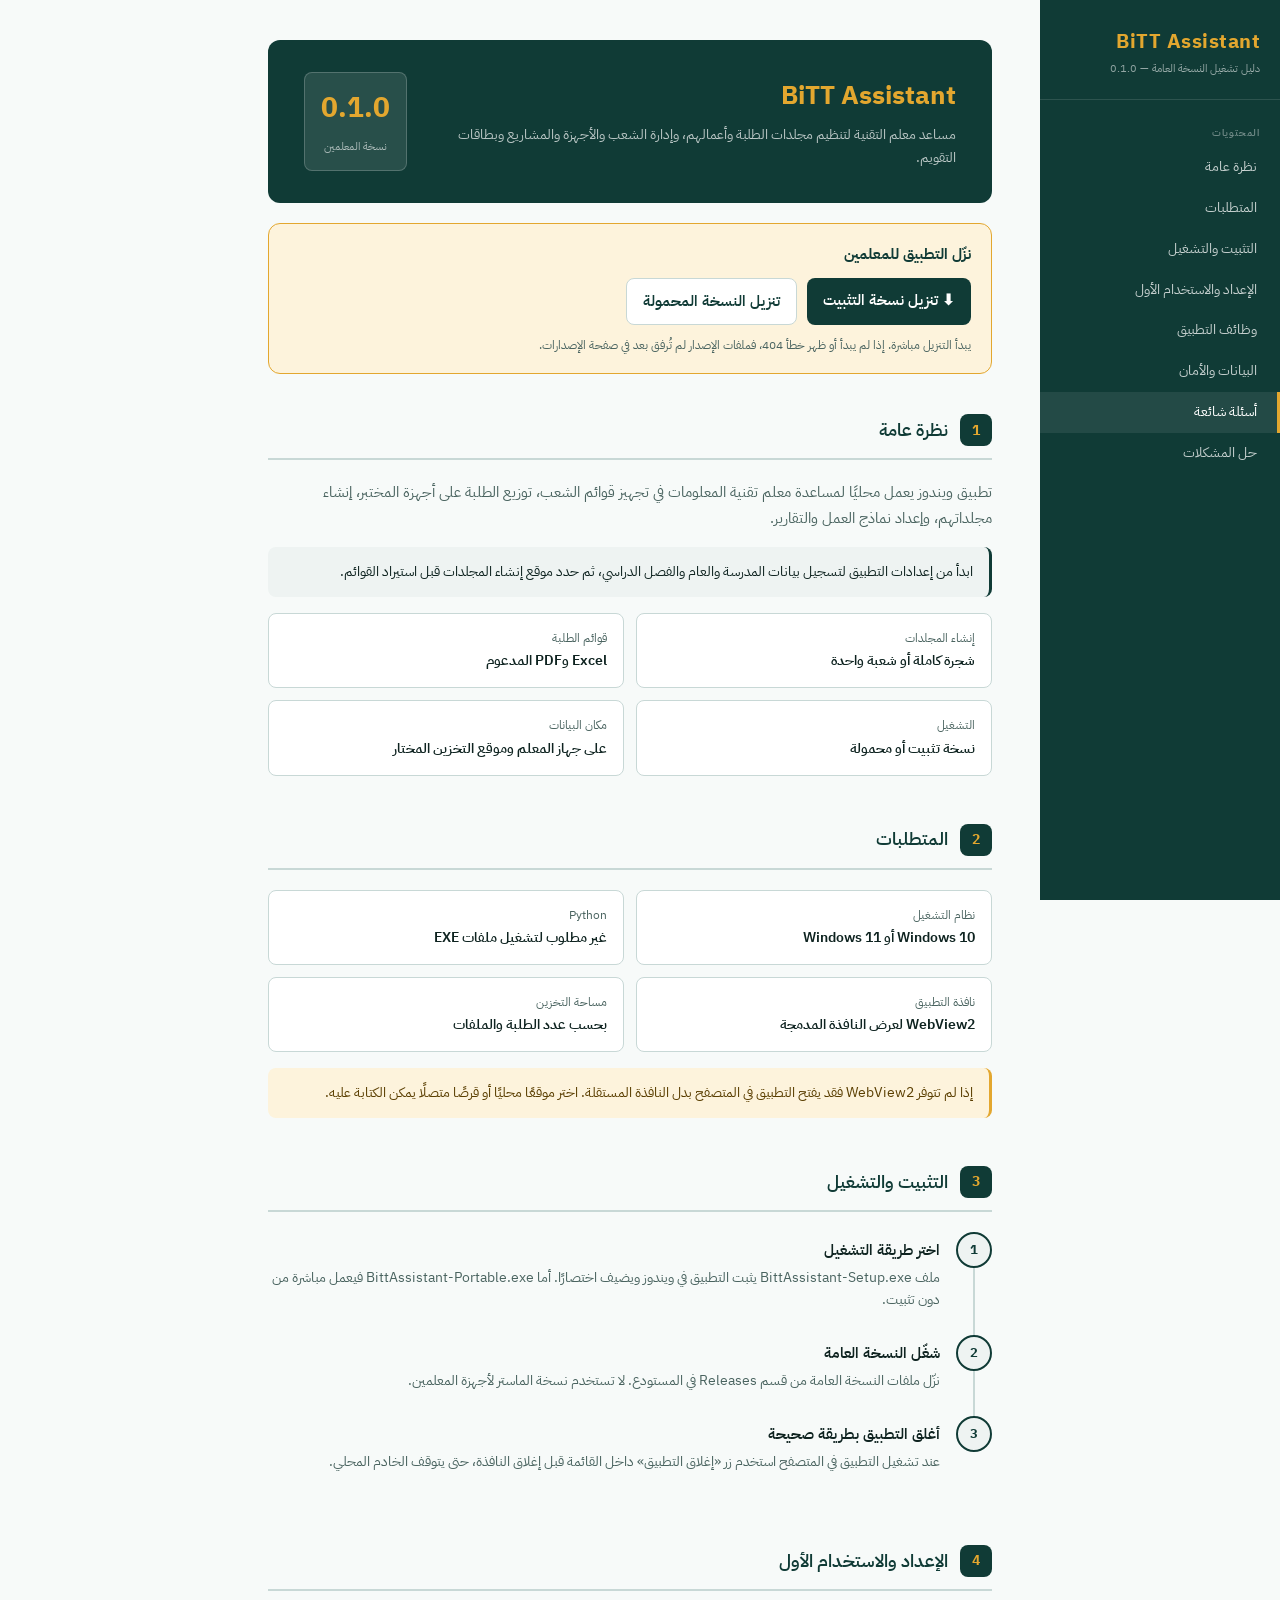
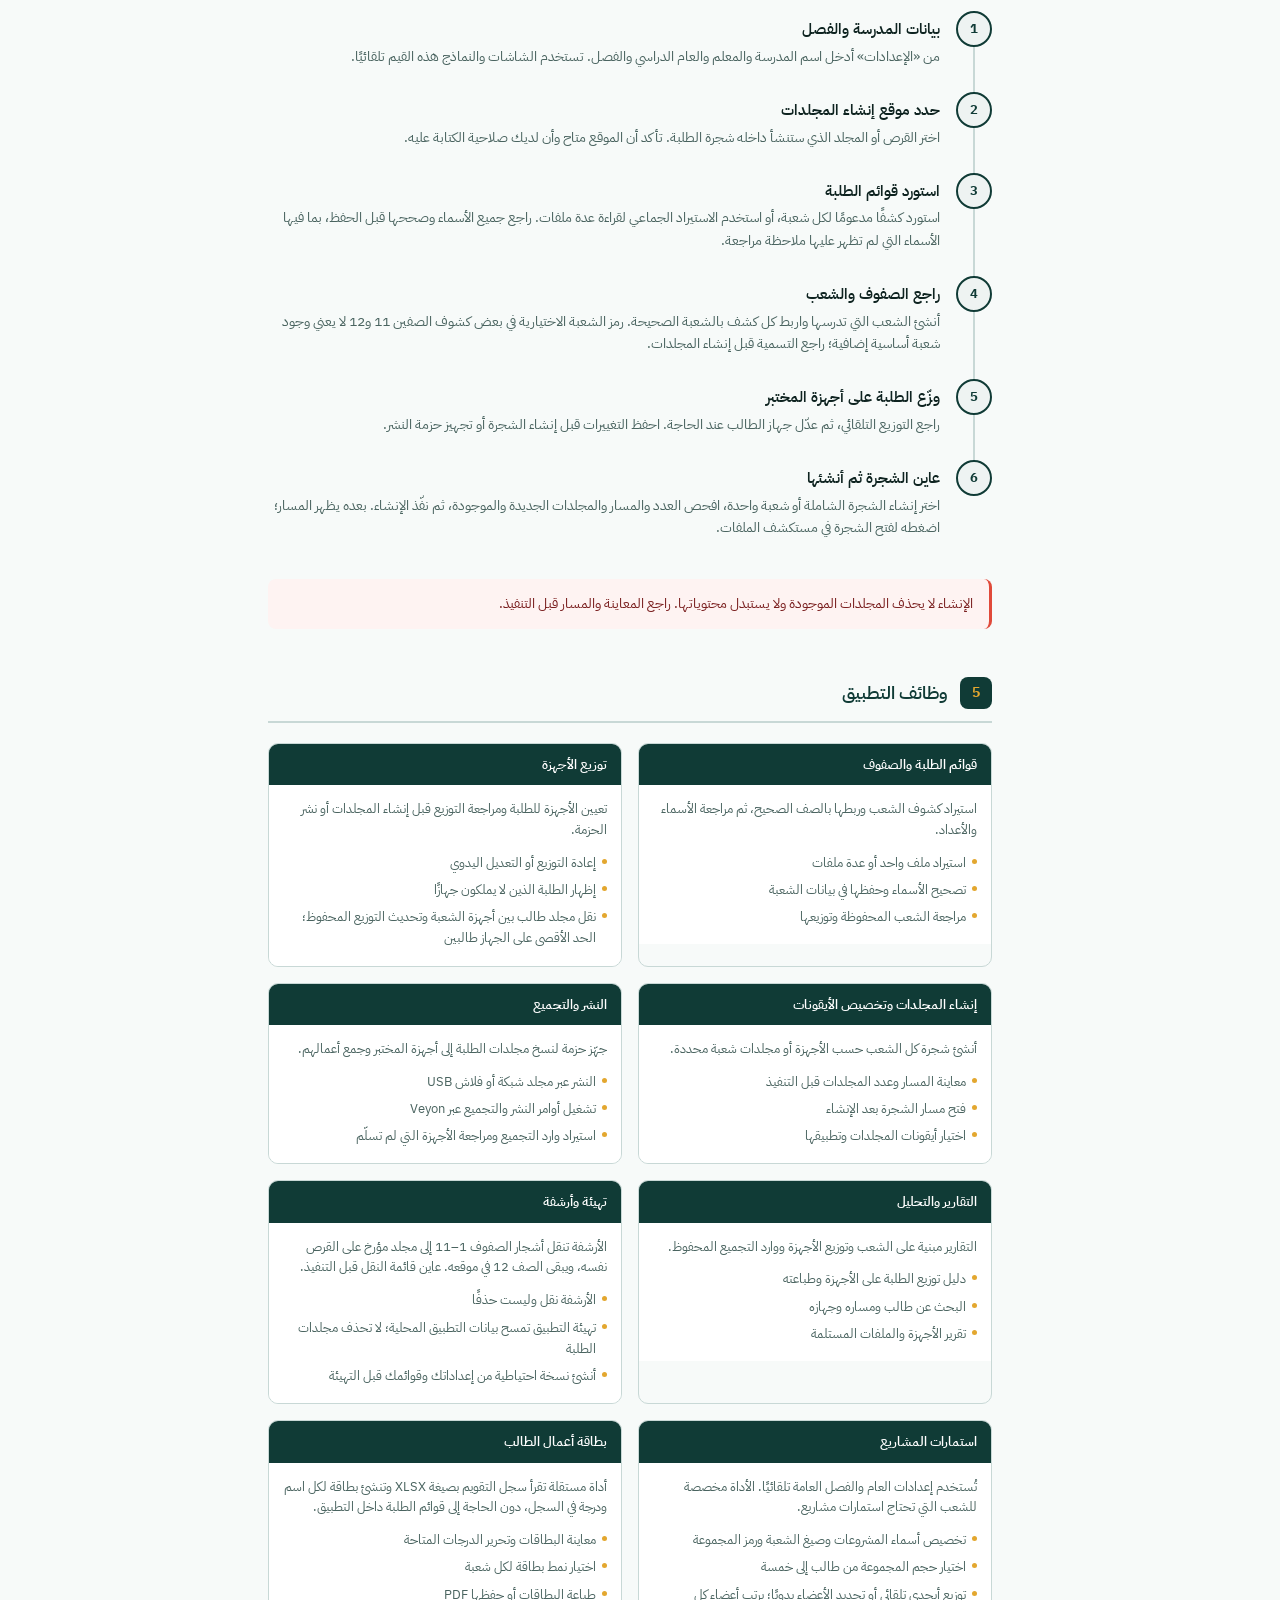
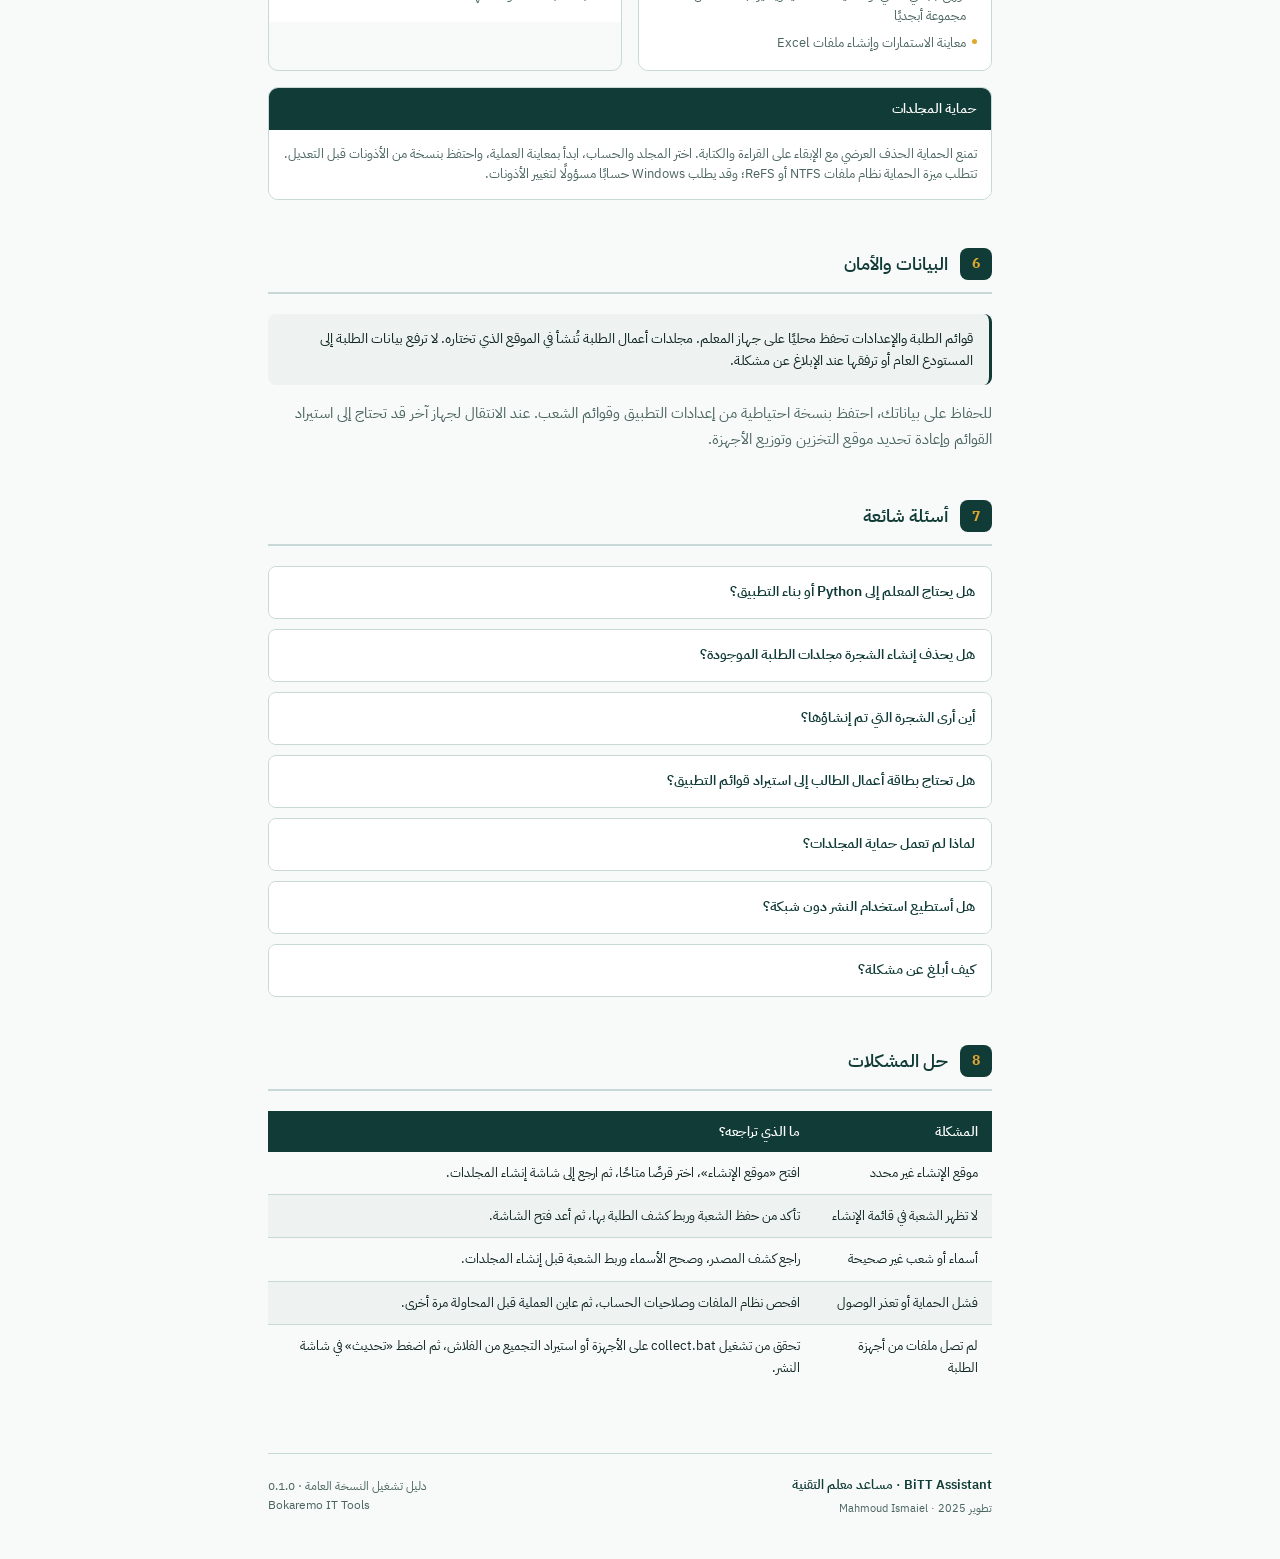
<file: index.html>
<!DOCTYPE html>
<html lang="ar" dir="rtl">
<head>
<meta charset="UTF-8">
<meta name="viewport" content="width=device-width, initial-scale=1.0">
<title>دليل تشغيل BiTT Assistant</title>
<link rel="preconnect" href="https://fonts.googleapis.com">
<link href="https://fonts.googleapis.com/css2?family=IBM+Plex+Sans+Arabic:wght@300;400;500;600;700&display=swap" rel="stylesheet">
<style>
  :root {
    --green: #103B36;
    --gold: #E3A72F;
    --green-light: #1a5249;
    --green-muted: #5A7872;
    --green-bg: #EEF3F2;
    --gold-light: #FDF3DC;
    --white: #FFFFFF;
    --text: #0E2320;
    --text-muted: #4A6460;
    --border: #C8D8D6;
  }

  * { box-sizing: border-box; margin: 0; padding: 0; }

  body {
    font-family: 'IBM Plex Sans Arabic', sans-serif;
    background: #F7FAF9;
    color: var(--text);
    font-size: 15px;
    line-height: 1.7;
  }

  /* ── PRINT ── */
  @media print {
    .sidebar { display: none; }
    .main { margin: 0; padding: 20px; }
    .section { page-break-inside: avoid; }
    a { color: inherit; text-decoration: none; }
  }

  /* ── LAYOUT ── */
  .layout {
    display: grid;
    grid-template-columns: 240px 1fr;
    min-height: 100vh;
  }

  /* ── SIDEBAR ── */
  .sidebar {
    background: var(--green);
    color: var(--white);
    position: sticky;
    top: 0;
    height: 100vh;
    overflow-y: auto;
    padding: 0 0 32px;
  }

  .sidebar-brand {
    padding: 24px 20px 20px;
    border-bottom: 1px solid rgba(255,255,255,0.12);
    margin-bottom: 8px;
  }

  .brand-name {
    font-size: 20px;
    font-weight: 700;
    color: var(--gold);
    letter-spacing: 0.5px;
  }

  .brand-sub {
    font-size: 11px;
    color: rgba(255,255,255,0.55);
    margin-top: 2px;
  }

  .nav-section-label {
    font-size: 10px;
    font-weight: 600;
    color: rgba(255,255,255,0.4);
    text-transform: uppercase;
    letter-spacing: 0.8px;
    padding: 16px 20px 6px;
  }

  .nav-link {
    display: flex;
    align-items: center;
    gap: 10px;
    padding: 9px 20px;
    color: rgba(255,255,255,0.75);
    text-decoration: none;
    font-size: 13.5px;
    transition: background 0.15s, color 0.15s;
    border-right: 3px solid transparent;
  }

  .nav-link:hover, .nav-link.active {
    background: rgba(255,255,255,0.08);
    color: var(--white);
    border-right-color: var(--gold);
  }

  .nav-link svg { opacity: 0.7; flex-shrink: 0; }
  .nav-link:hover svg, .nav-link.active svg { opacity: 1; }

  /* ── MAIN ── */
  .main {
    padding: 40px 48px;
    max-width: 820px;
  }

  /* ── HERO ── */
  .hero {
    background: var(--green);
    border-radius: 12px;
    padding: 32px 36px;
    color: var(--white);
    margin-bottom: 40px;
    display: grid;
    grid-template-columns: 1fr auto;
    gap: 24px;
    align-items: center;
  }

  .hero-title {
    font-size: 26px;
    font-weight: 700;
    color: var(--gold);
    margin-bottom: 6px;
  }

  .hero-sub {
    font-size: 14px;
    color: rgba(255,255,255,0.7);
    line-height: 1.6;
  }

  .hero-badge {
    background: rgba(255,255,255,0.1);
    border: 1px solid rgba(255,255,255,0.2);
    border-radius: 8px;
    padding: 12px 16px;
    text-align: center;
    white-space: nowrap;
  }

  .hero-badge-num {
    font-size: 28px;
    font-weight: 700;
    color: var(--gold);
    display: block;
  }

  .hero-badge-label {
    font-size: 11px;
    color: rgba(255,255,255,0.6);
  }

  /* ── SECTION ── */
  .section {
    margin-bottom: 48px;
  }

  .section-header {
    display: flex;
    align-items: center;
    gap: 12px;
    margin-bottom: 20px;
    padding-bottom: 12px;
    border-bottom: 2px solid var(--border);
  }

  .section-num {
    width: 32px;
    height: 32px;
    border-radius: 8px;
    background: var(--green);
    color: var(--gold);
    font-size: 14px;
    font-weight: 700;
    display: flex;
    align-items: center;
    justify-content: center;
    flex-shrink: 0;
  }

  .section-title {
    font-size: 18px;
    font-weight: 600;
    color: var(--green);
  }

  /* ── STEPS ── */
  .steps {
    display: flex;
    flex-direction: column;
    gap: 0;
  }

  .step {
    display: grid;
    grid-template-columns: 36px 1fr;
    gap: 0 16px;
    position: relative;
  }

  .step:not(:last-child) .step-line::after {
    content: '';
    position: absolute;
    top: 36px;
    right: 17px;
    width: 2px;
    height: calc(100% - 12px);
    background: var(--border);
  }

  .step-dot {
    width: 36px;
    height: 36px;
    border-radius: 50%;
    background: var(--green-bg);
    border: 2px solid var(--green);
    display: flex;
    align-items: center;
    justify-content: center;
    font-size: 13px;
    font-weight: 700;
    color: var(--green);
    flex-shrink: 0;
    position: relative;
    z-index: 1;
  }

  .step-line {
    position: relative;
  }

  .step-body {
    padding: 6px 0 24px;
  }

  .step-title {
    font-weight: 600;
    font-size: 14.5px;
    color: var(--text);
    margin-bottom: 4px;
  }

  .step-desc {
    font-size: 13.5px;
    color: var(--text-muted);
    line-height: 1.65;
  }

  /* ── NOTE / WARNING / TIP ── */
  .callout {
    display: flex;
    gap: 12px;
    padding: 14px 16px;
    border-radius: 8px;
    margin: 16px 0;
    font-size: 13.5px;
    line-height: 1.6;
  }

  .callout-tip {
    background: var(--gold-light);
    border-right: 3px solid var(--gold);
    color: #5a3e00;
  }

  .callout-warn {
    background: #FEF3F2;
    border-right: 3px solid #E04A3A;
    color: #7a1f1f;
  }

  .callout-info {
    background: var(--green-bg);
    border-right: 3px solid var(--green);
    color: var(--text);
  }

  .callout svg { flex-shrink: 0; margin-top: 2px; }

  /* ── SCREENS ── */
  .screens-grid {
    display: grid;
    grid-template-columns: 1fr 1fr;
    gap: 16px;
  }

  .screen-card {
    border: 1px solid var(--border);
    border-radius: 10px;
    overflow: hidden;
  }

  .screen-header {
    background: var(--green);
    padding: 10px 14px;
    display: flex;
    align-items: center;
    gap: 8px;
  }

  .screen-header-title {
    color: var(--white);
    font-size: 12.5px;
    font-weight: 600;
  }

  .screen-header svg { color: var(--gold); flex-shrink: 0; }

  .screen-body {
    padding: 14px;
    background: var(--white);
  }

  .screen-body p {
    font-size: 13px;
    color: var(--text-muted);
    line-height: 1.6;
  }

  .screen-body ul {
    list-style: none;
    padding: 0;
    margin-top: 8px;
  }

  .screen-body ul li {
    font-size: 12.5px;
    color: var(--text-muted);
    padding: 3px 0;
    display: flex;
    align-items: flex-start;
    gap: 6px;
  }

  .screen-body ul li::before {
    content: '';
    width: 5px;
    height: 5px;
    border-radius: 50%;
    background: var(--gold);
    flex-shrink: 0;
    margin-top: 7px;
  }

  /* ── REQUIREMENTS TABLE ── */
  .req-grid {
    display: grid;
    grid-template-columns: 1fr 1fr;
    gap: 12px;
  }

  .req-item {
    background: var(--white);
    border: 1px solid var(--border);
    border-radius: 8px;
    padding: 14px 16px;
    display: flex;
    gap: 12px;
    align-items: flex-start;
  }

  .req-icon {
    width: 36px;
    height: 36px;
    border-radius: 8px;
    background: var(--green-bg);
    display: flex;
    align-items: center;
    justify-content: center;
    flex-shrink: 0;
  }

  .req-icon svg { color: var(--green); }

  .req-label {
    font-size: 12px;
    color: var(--text-muted);
    margin-bottom: 2px;
  }

  .req-value {
    font-size: 13.5px;
    font-weight: 600;
    color: var(--text);
  }

  /* ── FAQ ── */
  .faq-item {
    border: 1px solid var(--border);
    border-radius: 8px;
    margin-bottom: 10px;
    overflow: hidden;
  }

  .faq-q {
    padding: 14px 16px;
    background: var(--white);
    font-weight: 600;
    font-size: 13.5px;
    color: var(--green);
    cursor: pointer;
    display: flex;
    align-items: center;
    justify-content: space-between;
    gap: 12px;
  }

  .faq-q:hover { background: var(--green-bg); }

  .faq-a {
    padding: 12px 16px 14px;
    background: var(--green-bg);
    font-size: 13px;
    color: var(--text-muted);
    line-height: 1.65;
    display: none;
  }

  .faq-item.open .faq-a { display: block; }

  .faq-item.open .faq-arrow { transform: rotate(90deg); }

  .faq-arrow {
    color: var(--green-muted);
    transition: transform 0.2s;
    flex-shrink: 0;
  }

  /* ── ERRORS TABLE ── */
  .errors-table {
    width: 100%;
    border-collapse: collapse;
    font-size: 13px;
  }

  .errors-table th {
    background: var(--green);
    color: var(--white);
    padding: 10px 14px;
    text-align: right;
    font-weight: 600;
    font-size: 12.5px;
  }

  .errors-table td {
    padding: 10px 14px;
    border-bottom: 1px solid var(--border);
    vertical-align: top;
  }

  .errors-table tr:last-child td { border-bottom: none; }
  .errors-table tr:nth-child(even) td { background: var(--green-bg); }

  .err-code {
    font-family: monospace;
    font-size: 12px;
    color: #c0392b;
    background: #fef0ee;
    padding: 2px 6px;
    border-radius: 4px;
    white-space: nowrap;
  }

  /* ── FOOTER ── */
  .page-footer {
    margin-top: 64px;
    padding-top: 20px;
    border-top: 1px solid var(--border);
    display: flex;
    align-items: center;
    justify-content: space-between;
    gap: 16px;
  }

  .footer-brand {
    font-size: 13px;
    font-weight: 600;
    color: var(--green);
  }

  .footer-meta {
    font-size: 11.5px;
    color: var(--text-muted);
    text-align: left;
  }

  /* ── RESPONSIVE ── */
  @media (max-width: 860px) {
    .layout { grid-template-columns: 1fr; }
    .sidebar { position: static; height: auto; }
    .main { padding: 24px 20px; }
    .screens-grid { grid-template-columns: 1fr; }
    .req-grid { grid-template-columns: 1fr; }
    .hero { grid-template-columns: 1fr; }
  }
  .download-panel { margin: -20px 0 40px; padding: 18px 20px; background: var(--gold-light); border: 1px solid var(--gold); border-radius: 12px; }
  .download-title { font-weight: 700; margin-bottom: 10px; color: var(--green); }
  .download-actions { display: flex; flex-wrap: wrap; gap: 10px; }
  .download-link { display: inline-block; padding: 10px 16px; border-radius: 8px; background: var(--green); color: var(--white); text-decoration: none; font-weight: 600; }
  .download-link:hover { background: var(--green-light); }
  .download-link.secondary { background: var(--white); color: var(--green); border: 1px solid var(--border); }
  .download-note { margin-top: 10px; color: var(--text-muted); font-size: 12px; }
  @media (max-width: 860px) { .download-panel { margin-top: -20px; } }
</style>
<meta name="description" content="دليل معلم التقنية لتنظيم قوائم الطلبة ومجلداتهم وأعمالهم عبر BiTT Assistant.">
<meta property="og:type" content="website">
<meta property="og:title" content="BiTT Assistant | مساعد معلم التقنية">
<meta property="og:description" content="دليل المعلم التفاعلي لتجهيز القوائم والأجهزة ومجلدات الطلبة والتقارير.">
<meta property="og:url" content="https://bokaremo.github.io/BiTT-Assistant/">
<meta property="og:image" content="https://bokaremo.github.io/BiTT-Assistant/social-preview.jpg">
<meta property="og:image:width" content="1774">
<meta property="og:image:height" content="887">
<meta name="twitter:card" content="summary_large_image">
<meta name="twitter:title" content="BiTT Assistant | مساعد معلم التقنية">
<meta name="twitter:description" content="دليل المعلم التفاعلي لتجهيز القوائم والأجهزة ومجلدات الطلبة والتقارير.">
<meta name="twitter:image" content="https://bokaremo.github.io/BiTT-Assistant/social-preview.jpg">
</head>
<body>
<div class="layout">
  <aside class="sidebar">
    <div class="sidebar-brand">
      <div class="brand-name">BiTT Assistant</div>
      <div class="brand-sub">دليل تشغيل النسخة العامة — 0.1.0</div>
    </div>
    <div class="nav-section-label">المحتويات</div>
    <a class="nav-link active" href="#overview">نظرة عامة</a>
    <a class="nav-link" href="#requirements">المتطلبات</a>
    <a class="nav-link" href="#install">التثبيت والتشغيل</a>
    <a class="nav-link" href="#first-use">الإعداد والاستخدام الأول</a>
    <a class="nav-link" href="#screens">وظائف التطبيق</a>
    <a class="nav-link" href="#privacy">البيانات والأمان</a>
    <a class="nav-link" href="#faq">أسئلة شائعة</a>
    <a class="nav-link" href="#errors">حل المشكلات</a>
  </aside>
  <main class="main">
    <div class="hero">
      <div>
        <div class="hero-title">BiTT Assistant</div>
        <div class="hero-sub">مساعد معلم التقنية لتنظيم مجلدات الطلبة وأعمالهم، وإدارة الشعب والأجهزة والمشاريع وبطاقات التقويم.</div>
      </div>
      <div class="hero-badge"><span class="hero-badge-num">0.1.0</span><span class="hero-badge-label">نسخة المعلمين</span></div>
    </div>
    <div class="download-panel" aria-label="تنزيل التطبيق">
      <div class="download-title">نزّل التطبيق للمعلمين</div>
      <div class="download-actions">
        <a class="download-link" href="https://github.com/Bokaremo/BiTT-Assistant/releases/latest/download/BittAssistant-Setup.exe">⬇ تنزيل نسخة التثبيت</a>
        <a class="download-link secondary" href="https://github.com/Bokaremo/BiTT-Assistant/releases/latest/download/BittAssistant-Portable.exe">تنزيل النسخة المحمولة</a>
      </div>
      <div class="download-note">يبدأ التنزيل مباشرة. إذا لم يبدأ أو ظهر خطأ 404، فملفات الإصدار لم تُرفق بعد في صفحة الإصدارات.</div>
    </div>

    <section class="section" id="overview">
      <div class="section-header"><div class="section-num">1</div><h2 class="section-title">نظرة عامة</h2></div>
      <p style="color:var(--text-muted);margin-bottom:14px">تطبيق ويندوز يعمل محليًا لمساعدة معلم تقنية المعلومات في تجهيز قوائم الشعب، توزيع الطلبة على أجهزة المختبر، إنشاء مجلداتهم، وإعداد نماذج العمل والتقارير.</p>
      <div class="callout callout-info"><span>ابدأ من إعدادات التطبيق لتسجيل بيانات المدرسة والعام والفصل الدراسي، ثم حدد موقع إنشاء المجلدات قبل استيراد القوائم.</span></div>
      <div class="req-grid">
        <div class="req-item"><div><div class="req-label">إنشاء المجلدات</div><div class="req-value">شجرة كاملة أو شعبة واحدة</div></div></div>
        <div class="req-item"><div><div class="req-label">قوائم الطلبة</div><div class="req-value">Excel وPDF المدعوم</div></div></div>
        <div class="req-item"><div><div class="req-label">التشغيل</div><div class="req-value">نسخة تثبيت أو محمولة</div></div></div>
        <div class="req-item"><div><div class="req-label">مكان البيانات</div><div class="req-value">على جهاز المعلم وموقع التخزين المختار</div></div></div>
      </div>
    </section>

    <section class="section" id="requirements">
      <div class="section-header"><div class="section-num">2</div><h2 class="section-title">المتطلبات</h2></div>
      <div class="req-grid">
        <div class="req-item"><div><div class="req-label">نظام التشغيل</div><div class="req-value">Windows 10 أو Windows 11</div></div></div>
        <div class="req-item"><div><div class="req-label">Python</div><div class="req-value">غير مطلوب لتشغيل ملفات EXE</div></div></div>
        <div class="req-item"><div><div class="req-label">نافذة التطبيق</div><div class="req-value">WebView2 لعرض النافذة المدمجة</div></div></div>
        <div class="req-item"><div><div class="req-label">مساحة التخزين</div><div class="req-value">بحسب عدد الطلبة والملفات</div></div></div>
      </div>
      <div class="callout callout-tip"><span>إذا لم تتوفر WebView2 فقد يفتح التطبيق في المتصفح بدل النافذة المستقلة. اختر موقعًا محليًا أو قرصًا متصلًا يمكن الكتابة عليه.</span></div>
    </section>

    <section class="section" id="install">
      <div class="section-header"><div class="section-num">3</div><h2 class="section-title">التثبيت والتشغيل</h2></div>
      <div class="steps">
        <div class="step"><div class="step-line"><div class="step-dot">1</div></div><div class="step-body"><div class="step-title">اختر طريقة التشغيل</div><div class="step-desc">ملف BittAssistant-Setup.exe يثبت التطبيق في ويندوز ويضيف اختصارًا. أما BittAssistant-Portable.exe فيعمل مباشرة من دون تثبيت.</div></div></div>
        <div class="step"><div class="step-line"><div class="step-dot">2</div></div><div class="step-body"><div class="step-title">شغّل النسخة العامة</div><div class="step-desc">نزّل ملفات النسخة العامة من قسم Releases في المستودع. لا تستخدم نسخة الماستر لأجهزة المعلمين.</div></div></div>
        <div class="step"><div class="step-line"><div class="step-dot">3</div></div><div class="step-body"><div class="step-title">أغلق التطبيق بطريقة صحيحة</div><div class="step-desc">عند تشغيل التطبيق في المتصفح استخدم زر «إغلاق التطبيق» داخل القائمة قبل إغلاق النافذة، حتى يتوقف الخادم المحلي.</div></div></div>
      </div>
    </section>

    <section class="section" id="first-use">
      <div class="section-header"><div class="section-num">4</div><h2 class="section-title">الإعداد والاستخدام الأول</h2></div>
      <div class="steps">
        <div class="step"><div class="step-line"><div class="step-dot">1</div></div><div class="step-body"><div class="step-title">بيانات المدرسة والفصل</div><div class="step-desc">من «الإعدادات» أدخل اسم المدرسة والمعلم والعام الدراسي والفصل. تستخدم الشاشات والنماذج هذه القيم تلقائيًا.</div></div></div>
        <div class="step"><div class="step-line"><div class="step-dot">2</div></div><div class="step-body"><div class="step-title">حدد موقع إنشاء المجلدات</div><div class="step-desc">اختر القرص أو المجلد الذي ستنشأ داخله شجرة الطلبة. تأكد أن الموقع متاح وأن لديك صلاحية الكتابة عليه.</div></div></div>
        <div class="step"><div class="step-line"><div class="step-dot">3</div></div><div class="step-body"><div class="step-title">استورد قوائم الطلبة</div><div class="step-desc">استورد كشفًا مدعومًا لكل شعبة، أو استخدم الاستيراد الجماعي لقراءة عدة ملفات. راجع جميع الأسماء وصححها قبل الحفظ، بما فيها الأسماء التي لم تظهر عليها ملاحظة مراجعة.</div></div></div>
        <div class="step"><div class="step-line"><div class="step-dot">4</div></div><div class="step-body"><div class="step-title">راجع الصفوف والشعب</div><div class="step-desc">أنشئ الشعب التي تدرسها واربط كل كشف بالشعبة الصحيحة. رمز الشعبة الاختيارية في بعض كشوف الصفين 11 و12 لا يعني وجود شعبة أساسية إضافية؛ راجع التسمية قبل إنشاء المجلدات.</div></div></div>
        <div class="step"><div class="step-line"><div class="step-dot">5</div></div><div class="step-body"><div class="step-title">وزّع الطلبة على أجهزة المختبر</div><div class="step-desc">راجع التوزيع التلقائي، ثم عدّل جهاز الطالب عند الحاجة. احفظ التغييرات قبل إنشاء الشجرة أو تجهيز حزمة النشر.</div></div></div>
        <div class="step"><div class="step-line"><div class="step-dot">6</div></div><div class="step-body"><div class="step-title">عاين الشجرة ثم أنشئها</div><div class="step-desc">اختر إنشاء الشجرة الشاملة أو شعبة واحدة، افحص العدد والمسار والمجلدات الجديدة والموجودة، ثم نفّذ الإنشاء. بعده يظهر المسار؛ اضغطه لفتح الشجرة في مستكشف الملفات.</div></div></div>
      </div>
      <div class="callout callout-warn"><span>الإنشاء لا يحذف المجلدات الموجودة ولا يستبدل محتوياتها. راجع المعاينة والمسار قبل التنفيذ.</span></div>
    </section>

    <section class="section" id="screens">
      <div class="section-header"><div class="section-num">5</div><h2 class="section-title">وظائف التطبيق</h2></div>
      <div class="screens-grid">
        <div class="screen-card"><div class="screen-header"><span class="screen-header-title">قوائم الطلبة والصفوف</span></div><div class="screen-body"><p>استيراد كشوف الشعب وربطها بالصف الصحيح، ثم مراجعة الأسماء والأعداد.</p><ul><li>استيراد ملف واحد أو عدة ملفات</li><li>تصحيح الأسماء وحفظها في بيانات الشعبة</li><li>مراجعة الشعب المحفوظة وتوزيعها</li></ul></div></div>
        <div class="screen-card"><div class="screen-header"><span class="screen-header-title">توزيع الأجهزة</span></div><div class="screen-body"><p>تعيين الأجهزة للطلبة ومراجعة التوزيع قبل إنشاء المجلدات أو نشر الحزمة.</p><ul><li>إعادة التوزيع أو التعديل اليدوي</li><li>إظهار الطلبة الذين لا يملكون جهازًا</li><li>نقل مجلد طالب بين أجهزة الشعبة وتحديث التوزيع المحفوظ؛ الحد الأقصى على الجهاز طالبين</li></ul></div></div>
        <div class="screen-card"><div class="screen-header"><span class="screen-header-title">إنشاء المجلدات وتخصيص الأيقونات</span></div><div class="screen-body"><p>أنشئ شجرة كل الشعب حسب الأجهزة أو مجلدات شعبة محددة.</p><ul><li>معاينة المسار وعدد المجلدات قبل التنفيذ</li><li>فتح مسار الشجرة بعد الإنشاء</li><li>اختيار أيقونات المجلدات وتطبيقها</li></ul></div></div>
        <div class="screen-card"><div class="screen-header"><span class="screen-header-title">النشر والتجميع</span></div><div class="screen-body"><p>جهّز حزمة لنسخ مجلدات الطلبة إلى أجهزة المختبر وجمع أعمالهم.</p><ul><li>النشر عبر مجلد شبكة أو فلاش USB</li><li>تشغيل أوامر النشر والتجميع عبر Veyon</li><li>استيراد وارد التجميع ومراجعة الأجهزة التي لم تسلّم</li></ul></div></div>
        <div class="screen-card"><div class="screen-header"><span class="screen-header-title">التقارير والتحليل</span></div><div class="screen-body"><p>التقارير مبنية على الشعب وتوزيع الأجهزة ووارد التجميع المحفوظ.</p><ul><li>دليل توزيع الطلبة على الأجهزة وطباعته</li><li>البحث عن طالب ومساره وجهازه</li><li>تقرير الأجهزة والملفات المستلمة</li></ul></div></div>
        <div class="screen-card"><div class="screen-header"><span class="screen-header-title">تهيئة وأرشفة</span></div><div class="screen-body"><p>الأرشفة تنقل أشجار الصفوف 1–11 إلى مجلد مؤرخ على القرص نفسه، ويبقى الصف 12 في موقعه. عاين قائمة النقل قبل التنفيذ.</p><ul><li>الأرشفة نقل وليست حذفًا</li><li>تهيئة التطبيق تمسح بيانات التطبيق المحلية؛ لا تحذف مجلدات الطلبة</li><li>أنشئ نسخة احتياطية من إعداداتك وقوائمك قبل التهيئة</li></ul></div></div>
        <div class="screen-card"><div class="screen-header"><span class="screen-header-title">استمارات المشاريع</span></div><div class="screen-body"><p>تُستخدم إعدادات العام والفصل العامة تلقائيًا. الأداة مخصصة للشعب التي تحتاج استمارات مشاريع.</p><ul><li>تخصيص أسماء المشروعات وصيغ الشعبة ورمز المجموعة</li><li>اختيار حجم المجموعة من طالب إلى خمسة</li><li>توزيع أبجدي تلقائي أو تحديد الأعضاء يدويًا؛ يرتب أعضاء كل مجموعة أبجديًا</li><li>معاينة الاستمارات وإنشاء ملفات Excel</li></ul></div></div>
        <div class="screen-card"><div class="screen-header"><span class="screen-header-title">بطاقة أعمال الطالب</span></div><div class="screen-body"><p>أداة مستقلة تقرأ سجل التقويم بصيغة XLSX وتنشئ بطاقة لكل اسم ودرجة في السجل، دون الحاجة إلى قوائم الطلبة داخل التطبيق.</p><ul><li>معاينة البطاقات وتحرير الدرجات المتاحة</li><li>اختيار نمط بطاقة لكل شعبة</li><li>طباعة البطاقات أو حفظها PDF</li></ul></div></div>
        <div class="screen-card" style="grid-column:1/-1"><div class="screen-header"><span class="screen-header-title">حماية المجلدات</span></div><div class="screen-body"><p>تمنع الحماية الحذف العرضي مع الإبقاء على القراءة والكتابة. اختر المجلد والحساب، ابدأ بمعاينة العملية، واحتفظ بنسخة من الأذونات قبل التعديل. تتطلب ميزة الحماية نظام ملفات NTFS أو ReFS؛ وقد يطلب Windows حسابًا مسؤولًا لتغيير الأذونات.</p></div></div>
      </div>
    </section>

    <section class="section" id="privacy">
      <div class="section-header"><div class="section-num">6</div><h2 class="section-title">البيانات والأمان</h2></div>
      <div class="callout callout-info"><span>قوائم الطلبة والإعدادات تحفظ محليًا على جهاز المعلم. مجلدات أعمال الطلبة تُنشأ في الموقع الذي تختاره. لا ترفع بيانات الطلبة إلى المستودع العام أو ترفقها عند الإبلاغ عن مشكلة.</span></div>
      <p style="color:var(--text-muted);margin-top:12px">للحفاظ على بياناتك، احتفظ بنسخة احتياطية من إعدادات التطبيق وقوائم الشعب. عند الانتقال لجهاز آخر قد تحتاج إلى استيراد القوائم وإعادة تحديد موقع التخزين وتوزيع الأجهزة.</p>
    </section>

    <section class="section" id="faq">
      <div class="section-header"><div class="section-num">7</div><h2 class="section-title">أسئلة شائعة</h2></div>
      <div class="faq-item" onclick="this.classList.toggle('open')"><div class="faq-q">هل يحتاج المعلم إلى Python أو بناء التطبيق؟</div><div class="faq-a">لا. نزّل ملف التثبيت أو النسخة المحمولة من Releases وشغّله مباشرة. خطوات البناء للمطورين فقط.</div></div>
      <div class="faq-item" onclick="this.classList.toggle('open')"><div class="faq-q">هل يحذف إنشاء الشجرة مجلدات الطلبة الموجودة؟</div><div class="faq-a">لا. الإنشاء يضيف المجلدات الناقصة ولا يحذف أو يستبدل محتويات المجلد الموجود.</div></div>
      <div class="faq-item" onclick="this.classList.toggle('open')"><div class="faq-q">أين أرى الشجرة التي تم إنشاؤها؟</div><div class="faq-a">يظهر مسار الشجرة في شاشة الإنشاء بعد اكتمال العملية. اضغط المسار لفتحه في مستكشف الملفات.</div></div>
      <div class="faq-item" onclick="this.classList.toggle('open')"><div class="faq-q">هل تحتاج بطاقة أعمال الطالب إلى استيراد قوائم التطبيق؟</div><div class="faq-a">لا. تستورد الأداة سجل التقويم XLSX وتستخرج البطاقات من الأسماء والدرجات الموجودة فيه مباشرةً.</div></div>
      <div class="faq-item" onclick="this.classList.toggle('open')"><div class="faq-q">لماذا لم تعمل حماية المجلدات؟</div><div class="faq-a">تحقق من أن القرص NTFS أو ReFS وأن حساب Windows يملك صلاحية تعديل الأذونات. راجع معاينة الحماية وسجل نسخ الأذونات، واستخدم حسابًا مسؤولًا إذا طلب Windows ذلك.</div></div>
      <div class="faq-item" onclick="this.classList.toggle('open')"><div class="faq-q">هل أستطيع استخدام النشر دون شبكة؟</div><div class="faq-a">نعم. أنشئ حزمة USB من شاشة النشر والتجميع، وشغّل ملفات النشر والتجميع من الفلاش وفق التعليمات المعروضة داخل التطبيق.</div></div>
      <div class="faq-item" onclick="this.classList.toggle('open')"><div class="faq-q">كيف أبلغ عن مشكلة؟</div><div class="faq-a">استخدم «تواصل المطور» داخل التطبيق، واكتب الخطوات التي أدت للمشكلة وأرفق لقطة شاشة بعد إخفاء أسماء الطلبة أو أي معلومات شخصية غير لازمة. البريد: mahmoud.isma3el@gmail.com.</div></div>
    </section>

    <section class="section" id="errors">
      <div class="section-header"><div class="section-num">8</div><h2 class="section-title">حل المشكلات</h2></div>
      <table class="errors-table"><thead><tr><th>المشكلة</th><th>ما الذي تراجعه؟</th></tr></thead><tbody>
        <tr><td>موقع الإنشاء غير محدد</td><td>افتح «موقع الإنشاء»، اختر قرصًا متاحًا، ثم ارجع إلى شاشة إنشاء المجلدات.</td></tr>
        <tr><td>لا تظهر الشعبة في قائمة الإنشاء</td><td>تأكد من حفظ الشعبة وربط كشف الطلبة بها، ثم أعد فتح الشاشة.</td></tr>
        <tr><td>أسماء أو شعب غير صحيحة</td><td>راجع كشف المصدر، وصحح الأسماء وربط الشعبة قبل إنشاء المجلدات.</td></tr>
        <tr><td>فشل الحماية أو تعذر الوصول</td><td>افحص نظام الملفات وصلاحيات الحساب، ثم عاين العملية قبل المحاولة مرة أخرى.</td></tr>
        <tr><td>لم تصل ملفات من أجهزة الطلبة</td><td>تحقق من تشغيل collect.bat على الأجهزة أو استيراد التجميع من الفلاش، ثم اضغط «تحديث» في شاشة النشر.</td></tr>
      </tbody></table>
    </section>

    <footer class="page-footer">
      <div><div class="footer-brand">BiTT Assistant · مساعد معلم التقنية</div><div style="font-size:11px;color:var(--text-muted);margin-top:4px">تطوير Mahmoud Ismaiel · 2025</div></div>
      <div class="footer-meta">دليل تشغيل النسخة العامة · 0.1.0<br>Bokaremo IT Tools</div>
    </footer>
  </main>
</div>
<script>
  const sections=document.querySelectorAll('.section[id]');
  const navLinks=document.querySelectorAll('.nav-link');
  const observer=new IntersectionObserver((entries)=>{entries.forEach(entry=>{if(entry.isIntersecting){navLinks.forEach(l=>l.classList.remove('active'));const active=document.querySelector(`.nav-link[href="#${entry.target.id}"]`);if(active)active.classList.add('active');}});},{rootMargin:'-20% 0px -70% 0px'});
  sections.forEach(s=>observer.observe(s));
</script>
</body>
</html>
</file>
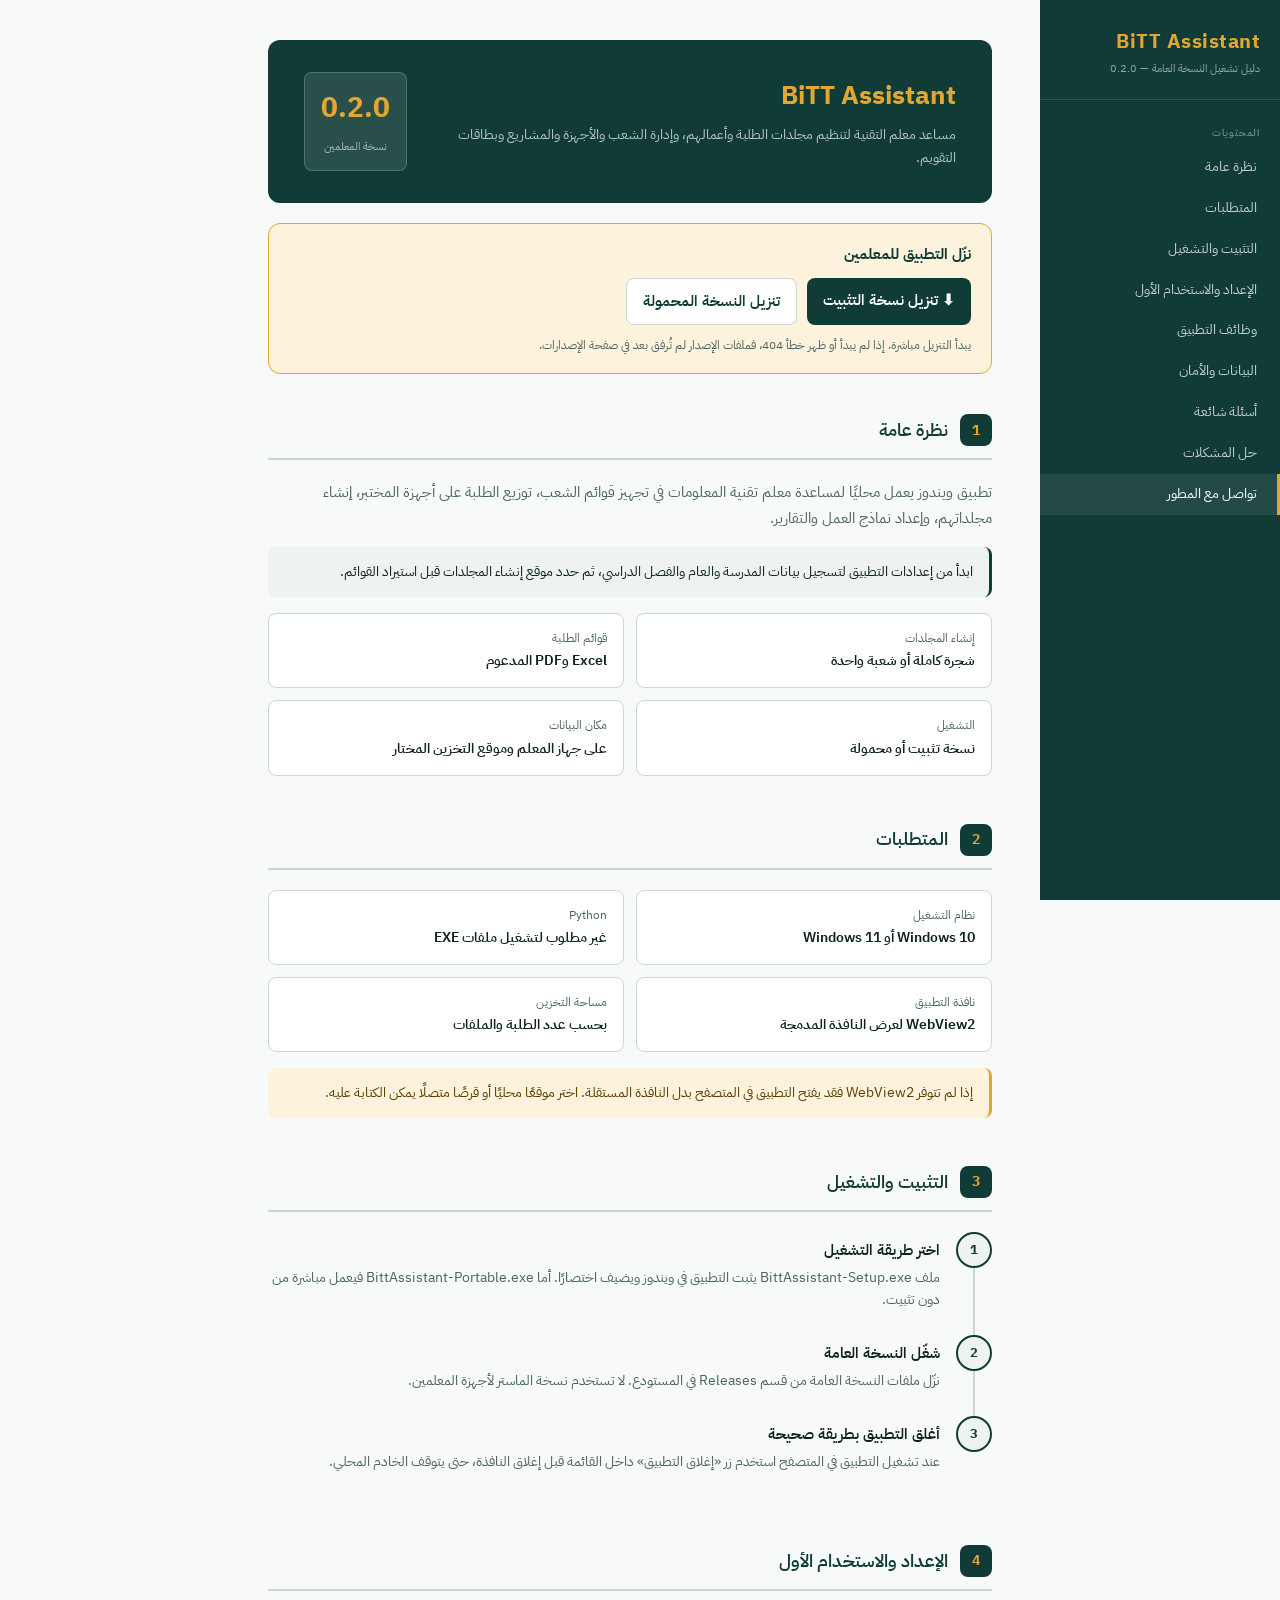
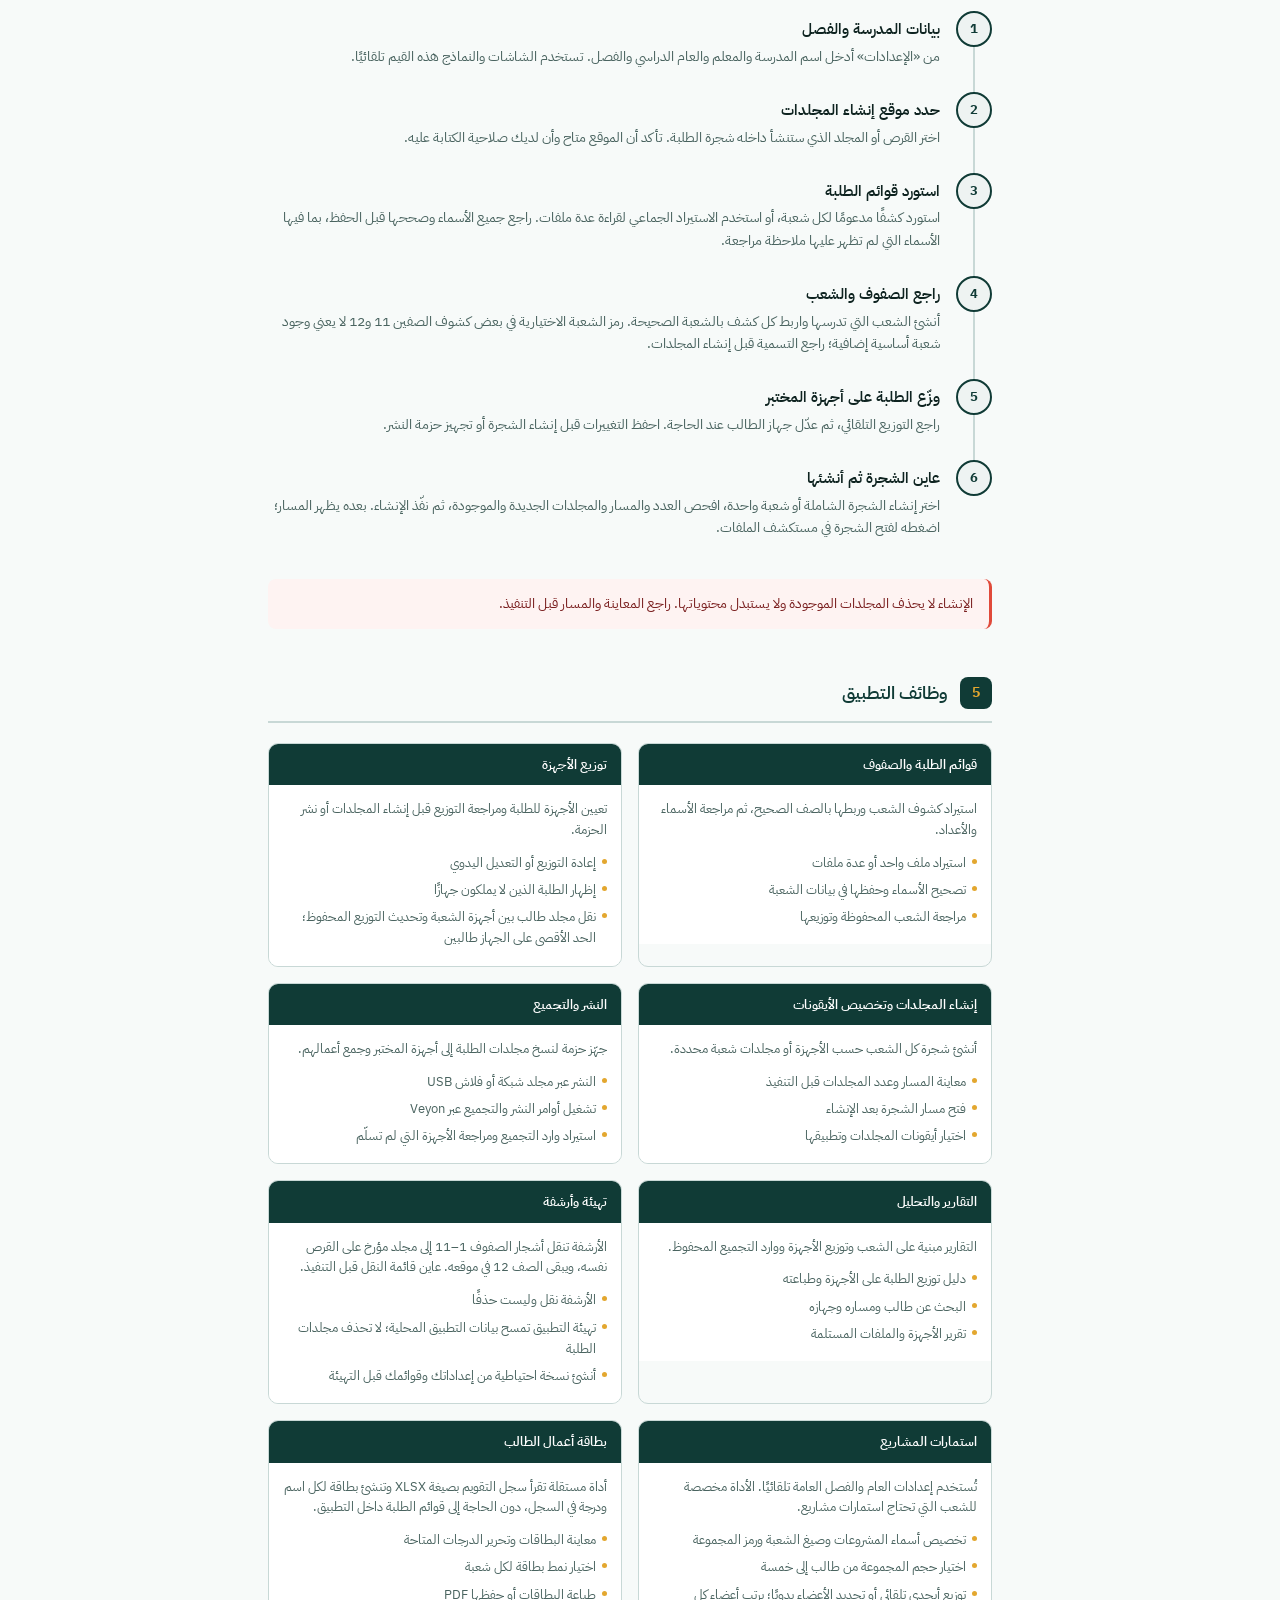
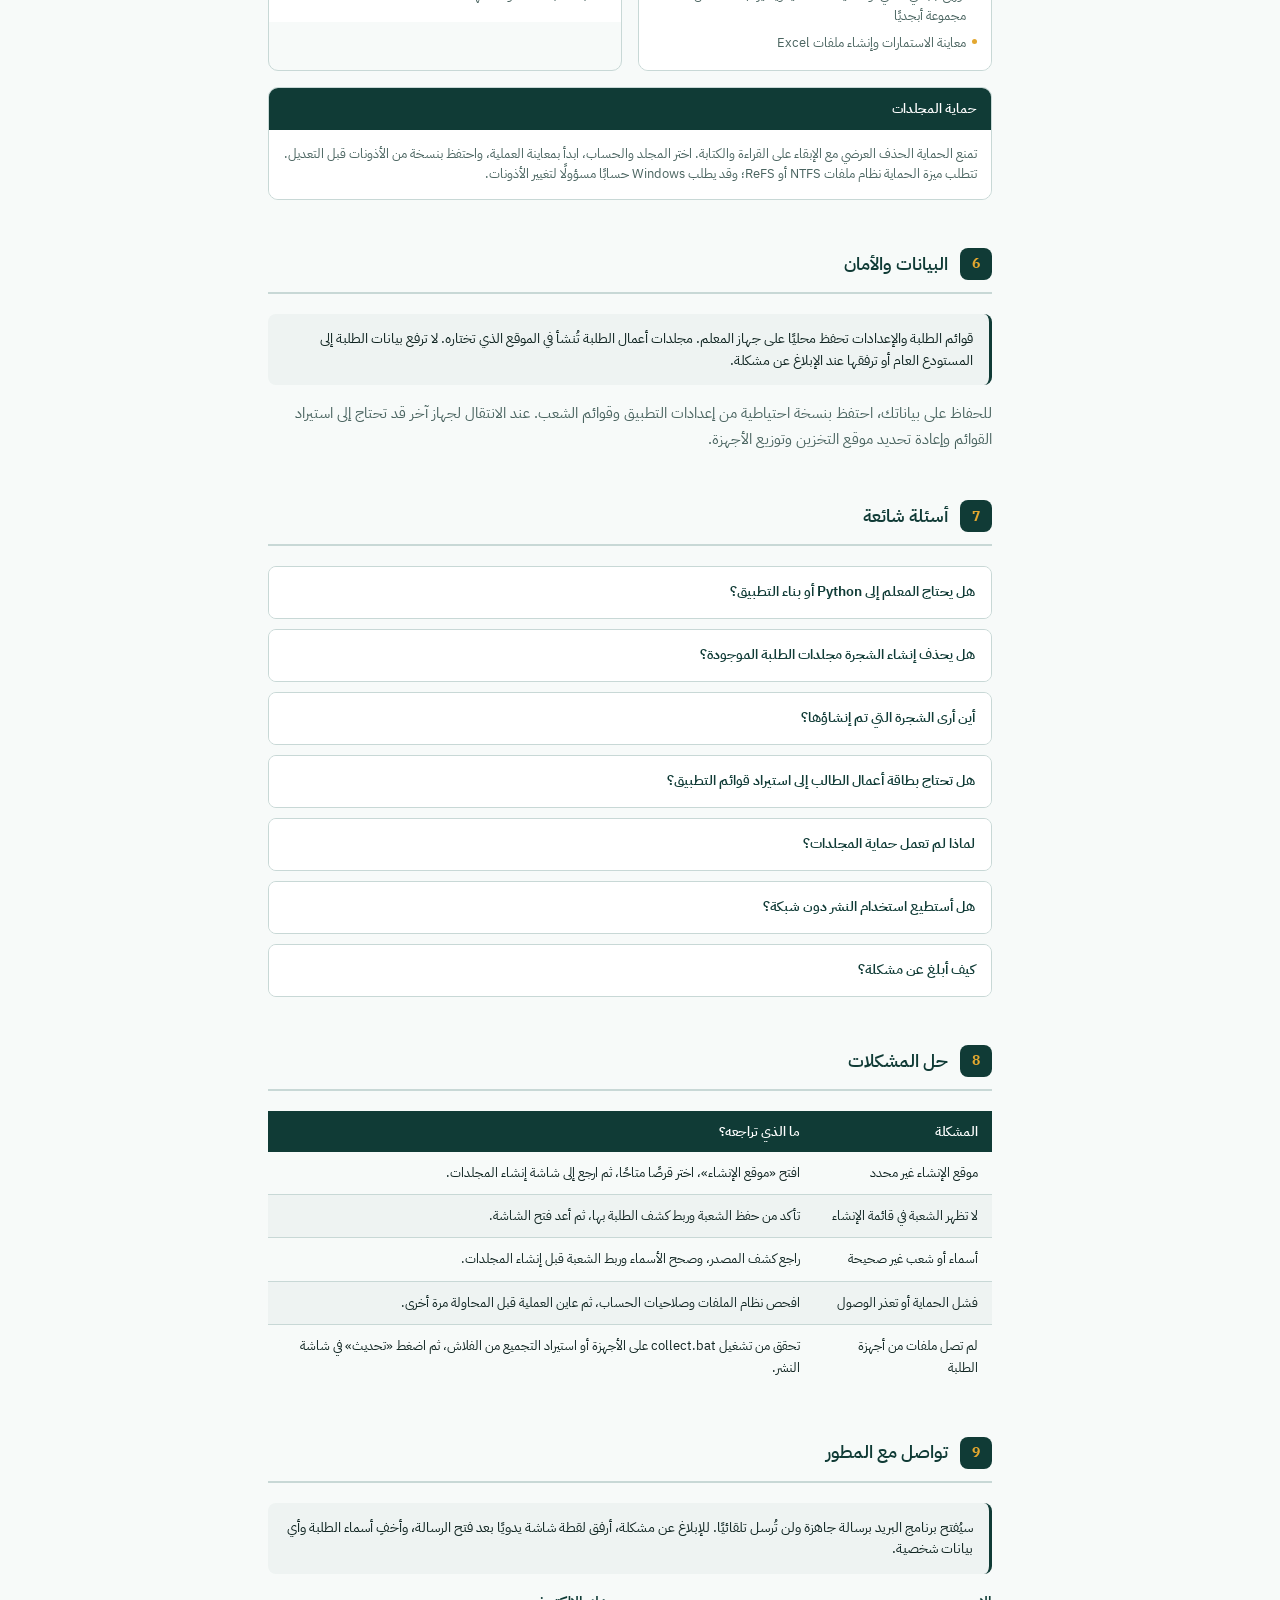
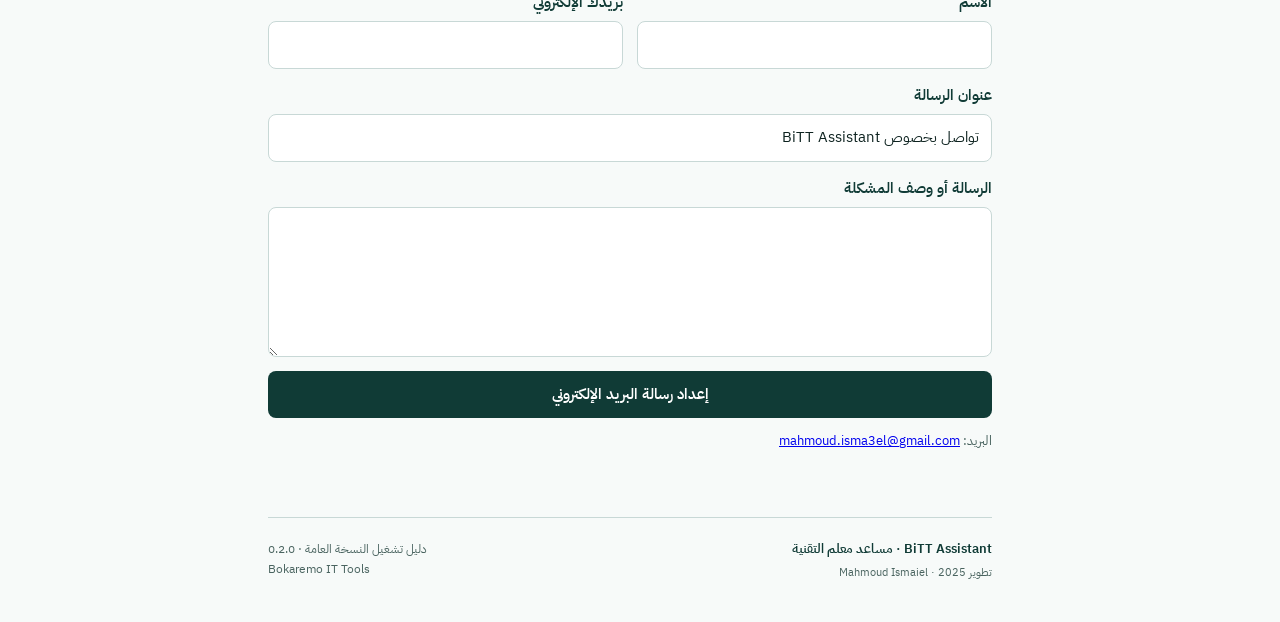
<file: docs/index.html>
<!DOCTYPE html>
<html lang="ar" dir="rtl">
<head>
<meta charset="UTF-8">
<meta name="viewport" content="width=device-width, initial-scale=1.0">
<title>دليل تشغيل BiTT Assistant</title>
<link rel="preconnect" href="https://fonts.googleapis.com">
<link href="https://fonts.googleapis.com/css2?family=IBM+Plex+Sans+Arabic:wght@300;400;500;600;700&display=swap" rel="stylesheet">
<style>
  :root {
    --green: #103B36;
    --gold: #E3A72F;
    --green-light: #1a5249;
    --green-muted: #5A7872;
    --green-bg: #EEF3F2;
    --gold-light: #FDF3DC;
    --white: #FFFFFF;
    --text: #0E2320;
    --text-muted: #4A6460;
    --border: #C8D8D6;
  }

  * { box-sizing: border-box; margin: 0; padding: 0; }

  body {
    font-family: 'IBM Plex Sans Arabic', sans-serif;
    background: #F7FAF9;
    color: var(--text);
    font-size: 15px;
    line-height: 1.7;
  }

  /* ── PRINT ── */
  @media print {
    .sidebar { display: none; }
    .main { margin: 0; padding: 20px; }
    .section { page-break-inside: avoid; }
    a { color: inherit; text-decoration: none; }
  }

  /* ── LAYOUT ── */
  .layout {
    display: grid;
    grid-template-columns: 240px 1fr;
    min-height: 100vh;
  }

  /* ── SIDEBAR ── */
  .sidebar {
    background: var(--green);
    color: var(--white);
    position: sticky;
    top: 0;
    height: 100vh;
    overflow-y: auto;
    padding: 0 0 32px;
  }

  .sidebar-brand {
    padding: 24px 20px 20px;
    border-bottom: 1px solid rgba(255,255,255,0.12);
    margin-bottom: 8px;
  }

  .brand-name {
    font-size: 20px;
    font-weight: 700;
    color: var(--gold);
    letter-spacing: 0.5px;
  }

  .brand-sub {
    font-size: 11px;
    color: rgba(255,255,255,0.55);
    margin-top: 2px;
  }

  .nav-section-label {
    font-size: 10px;
    font-weight: 600;
    color: rgba(255,255,255,0.4);
    text-transform: uppercase;
    letter-spacing: 0.8px;
    padding: 16px 20px 6px;
  }

  .nav-link {
    display: flex;
    align-items: center;
    gap: 10px;
    padding: 9px 20px;
    color: rgba(255,255,255,0.75);
    text-decoration: none;
    font-size: 13.5px;
    transition: background 0.15s, color 0.15s;
    border-right: 3px solid transparent;
  }

  .nav-link:hover, .nav-link.active {
    background: rgba(255,255,255,0.08);
    color: var(--white);
    border-right-color: var(--gold);
  }

  .nav-link svg { opacity: 0.7; flex-shrink: 0; }
  .nav-link:hover svg, .nav-link.active svg { opacity: 1; }

  /* ── MAIN ── */
  .main {
    padding: 40px 48px;
    max-width: 820px;
  }

  /* ── HERO ── */
  .hero {
    background: var(--green);
    border-radius: 12px;
    padding: 32px 36px;
    color: var(--white);
    margin-bottom: 40px;
    display: grid;
    grid-template-columns: 1fr auto;
    gap: 24px;
    align-items: center;
  }

  .hero-title {
    font-size: 26px;
    font-weight: 700;
    color: var(--gold);
    margin-bottom: 6px;
  }

  .hero-sub {
    font-size: 14px;
    color: rgba(255,255,255,0.7);
    line-height: 1.6;
  }

  .hero-badge {
    background: rgba(255,255,255,0.1);
    border: 1px solid rgba(255,255,255,0.2);
    border-radius: 8px;
    padding: 12px 16px;
    text-align: center;
    white-space: nowrap;
  }

  .hero-badge-num {
    font-size: 28px;
    font-weight: 700;
    color: var(--gold);
    display: block;
  }

  .hero-badge-label {
    font-size: 11px;
    color: rgba(255,255,255,0.6);
  }

  /* ── SECTION ── */
  .section {
    margin-bottom: 48px;
  }

  .section-header {
    display: flex;
    align-items: center;
    gap: 12px;
    margin-bottom: 20px;
    padding-bottom: 12px;
    border-bottom: 2px solid var(--border);
  }

  .section-num {
    width: 32px;
    height: 32px;
    border-radius: 8px;
    background: var(--green);
    color: var(--gold);
    font-size: 14px;
    font-weight: 700;
    display: flex;
    align-items: center;
    justify-content: center;
    flex-shrink: 0;
  }

  .section-title {
    font-size: 18px;
    font-weight: 600;
    color: var(--green);
  }

  /* ── STEPS ── */
  .steps {
    display: flex;
    flex-direction: column;
    gap: 0;
  }

  .step {
    display: grid;
    grid-template-columns: 36px 1fr;
    gap: 0 16px;
    position: relative;
  }

  .step:not(:last-child) .step-line::after {
    content: '';
    position: absolute;
    top: 36px;
    right: 17px;
    width: 2px;
    height: calc(100% - 12px);
    background: var(--border);
  }

  .step-dot {
    width: 36px;
    height: 36px;
    border-radius: 50%;
    background: var(--green-bg);
    border: 2px solid var(--green);
    display: flex;
    align-items: center;
    justify-content: center;
    font-size: 13px;
    font-weight: 700;
    color: var(--green);
    flex-shrink: 0;
    position: relative;
    z-index: 1;
  }

  .step-line {
    position: relative;
  }

  .step-body {
    padding: 6px 0 24px;
  }

  .step-title {
    font-weight: 600;
    font-size: 14.5px;
    color: var(--text);
    margin-bottom: 4px;
  }

  .step-desc {
    font-size: 13.5px;
    color: var(--text-muted);
    line-height: 1.65;
  }

  /* ── NOTE / WARNING / TIP ── */
  .callout {
    display: flex;
    gap: 12px;
    padding: 14px 16px;
    border-radius: 8px;
    margin: 16px 0;
    font-size: 13.5px;
    line-height: 1.6;
  }

  .callout-tip {
    background: var(--gold-light);
    border-right: 3px solid var(--gold);
    color: #5a3e00;
  }

  .callout-warn {
    background: #FEF3F2;
    border-right: 3px solid #E04A3A;
    color: #7a1f1f;
  }

  .callout-info {
    background: var(--green-bg);
    border-right: 3px solid var(--green);
    color: var(--text);
  }

  .callout svg { flex-shrink: 0; margin-top: 2px; }

  /* ── SCREENS ── */
  .screens-grid {
    display: grid;
    grid-template-columns: 1fr 1fr;
    gap: 16px;
  }

  .screen-card {
    border: 1px solid var(--border);
    border-radius: 10px;
    overflow: hidden;
  }

  .screen-header {
    background: var(--green);
    padding: 10px 14px;
    display: flex;
    align-items: center;
    gap: 8px;
  }

  .screen-header-title {
    color: var(--white);
    font-size: 12.5px;
    font-weight: 600;
  }

  .screen-header svg { color: var(--gold); flex-shrink: 0; }

  .screen-body {
    padding: 14px;
    background: var(--white);
  }

  .screen-body p {
    font-size: 13px;
    color: var(--text-muted);
    line-height: 1.6;
  }

  .screen-body ul {
    list-style: none;
    padding: 0;
    margin-top: 8px;
  }

  .screen-body ul li {
    font-size: 12.5px;
    color: var(--text-muted);
    padding: 3px 0;
    display: flex;
    align-items: flex-start;
    gap: 6px;
  }

  .screen-body ul li::before {
    content: '';
    width: 5px;
    height: 5px;
    border-radius: 50%;
    background: var(--gold);
    flex-shrink: 0;
    margin-top: 7px;
  }

  /* ── REQUIREMENTS TABLE ── */
  .req-grid {
    display: grid;
    grid-template-columns: 1fr 1fr;
    gap: 12px;
  }

  .req-item {
    background: var(--white);
    border: 1px solid var(--border);
    border-radius: 8px;
    padding: 14px 16px;
    display: flex;
    gap: 12px;
    align-items: flex-start;
  }

  .req-icon {
    width: 36px;
    height: 36px;
    border-radius: 8px;
    background: var(--green-bg);
    display: flex;
    align-items: center;
    justify-content: center;
    flex-shrink: 0;
  }

  .req-icon svg { color: var(--green); }

  .req-label {
    font-size: 12px;
    color: var(--text-muted);
    margin-bottom: 2px;
  }

  .req-value {
    font-size: 13.5px;
    font-weight: 600;
    color: var(--text);
  }

  /* ── FAQ ── */
  .faq-item {
    border: 1px solid var(--border);
    border-radius: 8px;
    margin-bottom: 10px;
    overflow: hidden;
  }

  .faq-q {
    padding: 14px 16px;
    background: var(--white);
    font-weight: 600;
    font-size: 13.5px;
    color: var(--green);
    cursor: pointer;
    display: flex;
    align-items: center;
    justify-content: space-between;
    gap: 12px;
  }

  .faq-q:hover { background: var(--green-bg); }

  .faq-a {
    padding: 12px 16px 14px;
    background: var(--green-bg);
    font-size: 13px;
    color: var(--text-muted);
    line-height: 1.65;
    display: none;
  }

  .faq-item.open .faq-a { display: block; }

  .faq-item.open .faq-arrow { transform: rotate(90deg); }

  .faq-arrow {
    color: var(--green-muted);
    transition: transform 0.2s;
    flex-shrink: 0;
  }

  /* ── ERRORS TABLE ── */
  .errors-table {
    width: 100%;
    border-collapse: collapse;
    font-size: 13px;
  }

  .errors-table th {
    background: var(--green);
    color: var(--white);
    padding: 10px 14px;
    text-align: right;
    font-weight: 600;
    font-size: 12.5px;
  }

  .errors-table td {
    padding: 10px 14px;
    border-bottom: 1px solid var(--border);
    vertical-align: top;
  }

  .errors-table tr:last-child td { border-bottom: none; }
  .errors-table tr:nth-child(even) td { background: var(--green-bg); }

  .err-code {
    font-family: monospace;
    font-size: 12px;
    color: #c0392b;
    background: #fef0ee;
    padding: 2px 6px;
    border-radius: 4px;
    white-space: nowrap;
  }

  /* ── FOOTER ── */
  .page-footer {
    margin-top: 64px;
    padding-top: 20px;
    border-top: 1px solid var(--border);
    display: flex;
    align-items: center;
    justify-content: space-between;
    gap: 16px;
  }

  .footer-brand {
    font-size: 13px;
    font-weight: 600;
    color: var(--green);
  }

  .footer-meta {
    font-size: 11.5px;
    color: var(--text-muted);
    text-align: left;
  }

  /* ── RESPONSIVE ── */
  @media (max-width: 860px) {
    .layout { grid-template-columns: 1fr; }
    .sidebar { position: static; height: auto; }
    .main { padding: 24px 20px; }
    .screens-grid { grid-template-columns: 1fr; }
    .req-grid { grid-template-columns: 1fr; }
    .hero { grid-template-columns: 1fr; }
  }
  .download-panel { margin: -20px 0 40px; padding: 18px 20px; background: var(--gold-light); border: 1px solid var(--gold); border-radius: 12px; }
  .download-title { font-weight: 700; margin-bottom: 10px; color: var(--green); }
  .download-actions { display: flex; flex-wrap: wrap; gap: 10px; }
  .download-link { display: inline-block; padding: 10px 16px; border-radius: 8px; background: var(--green); color: var(--white); text-decoration: none; font-weight: 600; }
  .download-link:hover { background: var(--green-light); }
  .download-link.secondary { background: var(--white); color: var(--green); border: 1px solid var(--border); }
  .download-note { margin-top: 10px; color: var(--text-muted); font-size: 12px; }
  @media (max-width: 860px) { .download-panel { margin-top: -20px; } }
  .contact-form { display: grid; grid-template-columns: 1fr 1fr; gap: 14px; max-width: 760px; }
  .contact-field { display: flex; flex-direction: column; gap: 6px; }
  .contact-field.full { grid-column: 1 / -1; }
  .contact-field label { font-weight: 600; color: var(--green); }
  .contact-field input, .contact-field textarea { width: 100%; padding: 10px 12px; border: 1px solid var(--border); border-radius: 8px; font: inherit; background: var(--white); color: var(--text); }
  .contact-field input:focus, .contact-field textarea:focus { outline: 2px solid var(--gold); outline-offset: 1px; }
  .contact-submit { border: 0; border-radius: 8px; padding: 11px 18px; background: var(--green); color: var(--white); font: inherit; font-weight: 600; cursor: pointer; }
  .contact-submit:hover { background: var(--green-light); }
  .contact-email { margin-top: 12px; color: var(--text-muted); font-size: 13px; }
  @media (max-width: 860px) { .contact-form { grid-template-columns: 1fr; } .contact-field.full { grid-column: auto; } }
</style>
<meta name="description" content="دليل معلم التقنية لتنظيم قوائم الطلبة ومجلداتهم وأعمالهم عبر BiTT Assistant.">
<meta property="og:type" content="website">
<meta property="og:title" content="BiTT Assistant | مساعد معلم التقنية">
<meta property="og:description" content="دليل المعلم التفاعلي لتجهيز القوائم والأجهزة ومجلدات الطلبة والتقارير.">
<meta property="og:url" content="https://bokaremo.github.io/BiTT-Assistant/">
<meta property="og:image" content="https://bokaremo.github.io/BiTT-Assistant/social-preview.jpg">
<meta property="og:image:width" content="1774">
<meta property="og:image:height" content="887">
<meta name="twitter:card" content="summary_large_image">
<meta name="twitter:title" content="BiTT Assistant | مساعد معلم التقنية">
<meta name="twitter:description" content="دليل المعلم التفاعلي لتجهيز القوائم والأجهزة ومجلدات الطلبة والتقارير.">
<meta name="twitter:image" content="https://bokaremo.github.io/BiTT-Assistant/social-preview.jpg">
</head>
<body>
<div class="layout">
  <aside class="sidebar">
    <div class="sidebar-brand">
      <div class="brand-name">BiTT Assistant</div>
      <div class="brand-sub">دليل تشغيل النسخة العامة — 0.2.0</div>
    </div>
    <div class="nav-section-label">المحتويات</div>
    <a class="nav-link active" href="#overview">نظرة عامة</a>
    <a class="nav-link" href="#requirements">المتطلبات</a>
    <a class="nav-link" href="#install">التثبيت والتشغيل</a>
    <a class="nav-link" href="#first-use">الإعداد والاستخدام الأول</a>
    <a class="nav-link" href="#screens">وظائف التطبيق</a>
    <a class="nav-link" href="#privacy">البيانات والأمان</a>
    <a class="nav-link" href="#faq">أسئلة شائعة</a>
    <a class="nav-link" href="#errors">حل المشكلات</a>
    <a class="nav-link" href="#contact">تواصل مع المطور</a>
  </aside>
  <main class="main">
    <div class="hero">
      <div>
        <div class="hero-title">BiTT Assistant</div>
        <div class="hero-sub">مساعد معلم التقنية لتنظيم مجلدات الطلبة وأعمالهم، وإدارة الشعب والأجهزة والمشاريع وبطاقات التقويم.</div>
      </div>
      <div class="hero-badge"><span class="hero-badge-num">0.2.0</span><span class="hero-badge-label">نسخة المعلمين</span></div>
    </div>
    <div class="download-panel" aria-label="تنزيل التطبيق">
      <div class="download-title">نزّل التطبيق للمعلمين</div>
      <div class="download-actions">
        <a class="download-link" href="https://github.com/Bokaremo/BiTT-Assistant/releases/latest/download/BittAssistant-Setup.exe">⬇ تنزيل نسخة التثبيت</a>
        <a class="download-link secondary" href="https://github.com/Bokaremo/BiTT-Assistant/releases/latest/download/BittAssistant-Portable.exe">تنزيل النسخة المحمولة</a>
      </div>
      <div class="download-note">يبدأ التنزيل مباشرة. إذا لم يبدأ أو ظهر خطأ 404، فملفات الإصدار لم تُرفق بعد في صفحة الإصدارات.</div>
    </div>

    <section class="section" id="overview">
      <div class="section-header"><div class="section-num">1</div><h2 class="section-title">نظرة عامة</h2></div>
      <p style="color:var(--text-muted);margin-bottom:14px">تطبيق ويندوز يعمل محليًا لمساعدة معلم تقنية المعلومات في تجهيز قوائم الشعب، توزيع الطلبة على أجهزة المختبر، إنشاء مجلداتهم، وإعداد نماذج العمل والتقارير.</p>
      <div class="callout callout-info"><span>ابدأ من إعدادات التطبيق لتسجيل بيانات المدرسة والعام والفصل الدراسي، ثم حدد موقع إنشاء المجلدات قبل استيراد القوائم.</span></div>
      <div class="req-grid">
        <div class="req-item"><div><div class="req-label">إنشاء المجلدات</div><div class="req-value">شجرة كاملة أو شعبة واحدة</div></div></div>
        <div class="req-item"><div><div class="req-label">قوائم الطلبة</div><div class="req-value">Excel وPDF المدعوم</div></div></div>
        <div class="req-item"><div><div class="req-label">التشغيل</div><div class="req-value">نسخة تثبيت أو محمولة</div></div></div>
        <div class="req-item"><div><div class="req-label">مكان البيانات</div><div class="req-value">على جهاز المعلم وموقع التخزين المختار</div></div></div>
      </div>
    </section>

    <section class="section" id="requirements">
      <div class="section-header"><div class="section-num">2</div><h2 class="section-title">المتطلبات</h2></div>
      <div class="req-grid">
        <div class="req-item"><div><div class="req-label">نظام التشغيل</div><div class="req-value">Windows 10 أو Windows 11</div></div></div>
        <div class="req-item"><div><div class="req-label">Python</div><div class="req-value">غير مطلوب لتشغيل ملفات EXE</div></div></div>
        <div class="req-item"><div><div class="req-label">نافذة التطبيق</div><div class="req-value">WebView2 لعرض النافذة المدمجة</div></div></div>
        <div class="req-item"><div><div class="req-label">مساحة التخزين</div><div class="req-value">بحسب عدد الطلبة والملفات</div></div></div>
      </div>
      <div class="callout callout-tip"><span>إذا لم تتوفر WebView2 فقد يفتح التطبيق في المتصفح بدل النافذة المستقلة. اختر موقعًا محليًا أو قرصًا متصلًا يمكن الكتابة عليه.</span></div>
    </section>

    <section class="section" id="install">
      <div class="section-header"><div class="section-num">3</div><h2 class="section-title">التثبيت والتشغيل</h2></div>
      <div class="steps">
        <div class="step"><div class="step-line"><div class="step-dot">1</div></div><div class="step-body"><div class="step-title">اختر طريقة التشغيل</div><div class="step-desc">ملف BittAssistant-Setup.exe يثبت التطبيق في ويندوز ويضيف اختصارًا. أما BittAssistant-Portable.exe فيعمل مباشرة من دون تثبيت.</div></div></div>
        <div class="step"><div class="step-line"><div class="step-dot">2</div></div><div class="step-body"><div class="step-title">شغّل النسخة العامة</div><div class="step-desc">نزّل ملفات النسخة العامة من قسم Releases في المستودع. لا تستخدم نسخة الماستر لأجهزة المعلمين.</div></div></div>
        <div class="step"><div class="step-line"><div class="step-dot">3</div></div><div class="step-body"><div class="step-title">أغلق التطبيق بطريقة صحيحة</div><div class="step-desc">عند تشغيل التطبيق في المتصفح استخدم زر «إغلاق التطبيق» داخل القائمة قبل إغلاق النافذة، حتى يتوقف الخادم المحلي.</div></div></div>
      </div>
    </section>

    <section class="section" id="first-use">
      <div class="section-header"><div class="section-num">4</div><h2 class="section-title">الإعداد والاستخدام الأول</h2></div>
      <div class="steps">
        <div class="step"><div class="step-line"><div class="step-dot">1</div></div><div class="step-body"><div class="step-title">بيانات المدرسة والفصل</div><div class="step-desc">من «الإعدادات» أدخل اسم المدرسة والمعلم والعام الدراسي والفصل. تستخدم الشاشات والنماذج هذه القيم تلقائيًا.</div></div></div>
        <div class="step"><div class="step-line"><div class="step-dot">2</div></div><div class="step-body"><div class="step-title">حدد موقع إنشاء المجلدات</div><div class="step-desc">اختر القرص أو المجلد الذي ستنشأ داخله شجرة الطلبة. تأكد أن الموقع متاح وأن لديك صلاحية الكتابة عليه.</div></div></div>
        <div class="step"><div class="step-line"><div class="step-dot">3</div></div><div class="step-body"><div class="step-title">استورد قوائم الطلبة</div><div class="step-desc">استورد كشفًا مدعومًا لكل شعبة، أو استخدم الاستيراد الجماعي لقراءة عدة ملفات. راجع جميع الأسماء وصححها قبل الحفظ، بما فيها الأسماء التي لم تظهر عليها ملاحظة مراجعة.</div></div></div>
        <div class="step"><div class="step-line"><div class="step-dot">4</div></div><div class="step-body"><div class="step-title">راجع الصفوف والشعب</div><div class="step-desc">أنشئ الشعب التي تدرسها واربط كل كشف بالشعبة الصحيحة. رمز الشعبة الاختيارية في بعض كشوف الصفين 11 و12 لا يعني وجود شعبة أساسية إضافية؛ راجع التسمية قبل إنشاء المجلدات.</div></div></div>
        <div class="step"><div class="step-line"><div class="step-dot">5</div></div><div class="step-body"><div class="step-title">وزّع الطلبة على أجهزة المختبر</div><div class="step-desc">راجع التوزيع التلقائي، ثم عدّل جهاز الطالب عند الحاجة. احفظ التغييرات قبل إنشاء الشجرة أو تجهيز حزمة النشر.</div></div></div>
        <div class="step"><div class="step-line"><div class="step-dot">6</div></div><div class="step-body"><div class="step-title">عاين الشجرة ثم أنشئها</div><div class="step-desc">اختر إنشاء الشجرة الشاملة أو شعبة واحدة، افحص العدد والمسار والمجلدات الجديدة والموجودة، ثم نفّذ الإنشاء. بعده يظهر المسار؛ اضغطه لفتح الشجرة في مستكشف الملفات.</div></div></div>
      </div>
      <div class="callout callout-warn"><span>الإنشاء لا يحذف المجلدات الموجودة ولا يستبدل محتوياتها. راجع المعاينة والمسار قبل التنفيذ.</span></div>
    </section>

    <section class="section" id="screens">
      <div class="section-header"><div class="section-num">5</div><h2 class="section-title">وظائف التطبيق</h2></div>
      <div class="screens-grid">
        <div class="screen-card"><div class="screen-header"><span class="screen-header-title">قوائم الطلبة والصفوف</span></div><div class="screen-body"><p>استيراد كشوف الشعب وربطها بالصف الصحيح، ثم مراجعة الأسماء والأعداد.</p><ul><li>استيراد ملف واحد أو عدة ملفات</li><li>تصحيح الأسماء وحفظها في بيانات الشعبة</li><li>مراجعة الشعب المحفوظة وتوزيعها</li></ul></div></div>
        <div class="screen-card"><div class="screen-header"><span class="screen-header-title">توزيع الأجهزة</span></div><div class="screen-body"><p>تعيين الأجهزة للطلبة ومراجعة التوزيع قبل إنشاء المجلدات أو نشر الحزمة.</p><ul><li>إعادة التوزيع أو التعديل اليدوي</li><li>إظهار الطلبة الذين لا يملكون جهازًا</li><li>نقل مجلد طالب بين أجهزة الشعبة وتحديث التوزيع المحفوظ؛ الحد الأقصى على الجهاز طالبين</li></ul></div></div>
        <div class="screen-card"><div class="screen-header"><span class="screen-header-title">إنشاء المجلدات وتخصيص الأيقونات</span></div><div class="screen-body"><p>أنشئ شجرة كل الشعب حسب الأجهزة أو مجلدات شعبة محددة.</p><ul><li>معاينة المسار وعدد المجلدات قبل التنفيذ</li><li>فتح مسار الشجرة بعد الإنشاء</li><li>اختيار أيقونات المجلدات وتطبيقها</li></ul></div></div>
        <div class="screen-card"><div class="screen-header"><span class="screen-header-title">النشر والتجميع</span></div><div class="screen-body"><p>جهّز حزمة لنسخ مجلدات الطلبة إلى أجهزة المختبر وجمع أعمالهم.</p><ul><li>النشر عبر مجلد شبكة أو فلاش USB</li><li>تشغيل أوامر النشر والتجميع عبر Veyon</li><li>استيراد وارد التجميع ومراجعة الأجهزة التي لم تسلّم</li></ul></div></div>
        <div class="screen-card"><div class="screen-header"><span class="screen-header-title">التقارير والتحليل</span></div><div class="screen-body"><p>التقارير مبنية على الشعب وتوزيع الأجهزة ووارد التجميع المحفوظ.</p><ul><li>دليل توزيع الطلبة على الأجهزة وطباعته</li><li>البحث عن طالب ومساره وجهازه</li><li>تقرير الأجهزة والملفات المستلمة</li></ul></div></div>
        <div class="screen-card"><div class="screen-header"><span class="screen-header-title">تهيئة وأرشفة</span></div><div class="screen-body"><p>الأرشفة تنقل أشجار الصفوف 1–11 إلى مجلد مؤرخ على القرص نفسه، ويبقى الصف 12 في موقعه. عاين قائمة النقل قبل التنفيذ.</p><ul><li>الأرشفة نقل وليست حذفًا</li><li>تهيئة التطبيق تمسح بيانات التطبيق المحلية؛ لا تحذف مجلدات الطلبة</li><li>أنشئ نسخة احتياطية من إعداداتك وقوائمك قبل التهيئة</li></ul></div></div>
        <div class="screen-card"><div class="screen-header"><span class="screen-header-title">استمارات المشاريع</span></div><div class="screen-body"><p>تُستخدم إعدادات العام والفصل العامة تلقائيًا. الأداة مخصصة للشعب التي تحتاج استمارات مشاريع.</p><ul><li>تخصيص أسماء المشروعات وصيغ الشعبة ورمز المجموعة</li><li>اختيار حجم المجموعة من طالب إلى خمسة</li><li>توزيع أبجدي تلقائي أو تحديد الأعضاء يدويًا؛ يرتب أعضاء كل مجموعة أبجديًا</li><li>معاينة الاستمارات وإنشاء ملفات Excel</li></ul></div></div>
        <div class="screen-card"><div class="screen-header"><span class="screen-header-title">بطاقة أعمال الطالب</span></div><div class="screen-body"><p>أداة مستقلة تقرأ سجل التقويم بصيغة XLSX وتنشئ بطاقة لكل اسم ودرجة في السجل، دون الحاجة إلى قوائم الطلبة داخل التطبيق.</p><ul><li>معاينة البطاقات وتحرير الدرجات المتاحة</li><li>اختيار نمط بطاقة لكل شعبة</li><li>طباعة البطاقات أو حفظها PDF</li></ul></div></div>
        <div class="screen-card" style="grid-column:1/-1"><div class="screen-header"><span class="screen-header-title">حماية المجلدات</span></div><div class="screen-body"><p>تمنع الحماية الحذف العرضي مع الإبقاء على القراءة والكتابة. اختر المجلد والحساب، ابدأ بمعاينة العملية، واحتفظ بنسخة من الأذونات قبل التعديل. تتطلب ميزة الحماية نظام ملفات NTFS أو ReFS؛ وقد يطلب Windows حسابًا مسؤولًا لتغيير الأذونات.</p></div></div>
      </div>
    </section>

    <section class="section" id="privacy">
      <div class="section-header"><div class="section-num">6</div><h2 class="section-title">البيانات والأمان</h2></div>
      <div class="callout callout-info"><span>قوائم الطلبة والإعدادات تحفظ محليًا على جهاز المعلم. مجلدات أعمال الطلبة تُنشأ في الموقع الذي تختاره. لا ترفع بيانات الطلبة إلى المستودع العام أو ترفقها عند الإبلاغ عن مشكلة.</span></div>
      <p style="color:var(--text-muted);margin-top:12px">للحفاظ على بياناتك، احتفظ بنسخة احتياطية من إعدادات التطبيق وقوائم الشعب. عند الانتقال لجهاز آخر قد تحتاج إلى استيراد القوائم وإعادة تحديد موقع التخزين وتوزيع الأجهزة.</p>
    </section>

    <section class="section" id="faq">
      <div class="section-header"><div class="section-num">7</div><h2 class="section-title">أسئلة شائعة</h2></div>
      <div class="faq-item" onclick="this.classList.toggle('open')"><div class="faq-q">هل يحتاج المعلم إلى Python أو بناء التطبيق؟</div><div class="faq-a">لا. نزّل ملف التثبيت أو النسخة المحمولة من Releases وشغّله مباشرة. خطوات البناء للمطورين فقط.</div></div>
      <div class="faq-item" onclick="this.classList.toggle('open')"><div class="faq-q">هل يحذف إنشاء الشجرة مجلدات الطلبة الموجودة؟</div><div class="faq-a">لا. الإنشاء يضيف المجلدات الناقصة ولا يحذف أو يستبدل محتويات المجلد الموجود.</div></div>
      <div class="faq-item" onclick="this.classList.toggle('open')"><div class="faq-q">أين أرى الشجرة التي تم إنشاؤها؟</div><div class="faq-a">يظهر مسار الشجرة في شاشة الإنشاء بعد اكتمال العملية. اضغط المسار لفتحه في مستكشف الملفات.</div></div>
      <div class="faq-item" onclick="this.classList.toggle('open')"><div class="faq-q">هل تحتاج بطاقة أعمال الطالب إلى استيراد قوائم التطبيق؟</div><div class="faq-a">لا. تستورد الأداة سجل التقويم XLSX وتستخرج البطاقات من الأسماء والدرجات الموجودة فيه مباشرةً.</div></div>
      <div class="faq-item" onclick="this.classList.toggle('open')"><div class="faq-q">لماذا لم تعمل حماية المجلدات؟</div><div class="faq-a">تحقق من أن القرص NTFS أو ReFS وأن حساب Windows يملك صلاحية تعديل الأذونات. راجع معاينة الحماية وسجل نسخ الأذونات، واستخدم حسابًا مسؤولًا إذا طلب Windows ذلك.</div></div>
      <div class="faq-item" onclick="this.classList.toggle('open')"><div class="faq-q">هل أستطيع استخدام النشر دون شبكة؟</div><div class="faq-a">نعم. أنشئ حزمة USB من شاشة النشر والتجميع، وشغّل ملفات النشر والتجميع من الفلاش وفق التعليمات المعروضة داخل التطبيق.</div></div>
      <div class="faq-item" onclick="this.classList.toggle('open')"><div class="faq-q">كيف أبلغ عن مشكلة؟</div><div class="faq-a">استخدم «تواصل المطور» داخل التطبيق، واكتب الخطوات التي أدت للمشكلة وأرفق لقطة شاشة بعد إخفاء أسماء الطلبة أو أي معلومات شخصية غير لازمة. البريد: mahmoud.isma3el@gmail.com.</div></div>
    </section>

    <section class="section" id="errors">
      <div class="section-header"><div class="section-num">8</div><h2 class="section-title">حل المشكلات</h2></div>
      <table class="errors-table"><thead><tr><th>المشكلة</th><th>ما الذي تراجعه؟</th></tr></thead><tbody>
        <tr><td>موقع الإنشاء غير محدد</td><td>افتح «موقع الإنشاء»، اختر قرصًا متاحًا، ثم ارجع إلى شاشة إنشاء المجلدات.</td></tr>
        <tr><td>لا تظهر الشعبة في قائمة الإنشاء</td><td>تأكد من حفظ الشعبة وربط كشف الطلبة بها، ثم أعد فتح الشاشة.</td></tr>
        <tr><td>أسماء أو شعب غير صحيحة</td><td>راجع كشف المصدر، وصحح الأسماء وربط الشعبة قبل إنشاء المجلدات.</td></tr>
        <tr><td>فشل الحماية أو تعذر الوصول</td><td>افحص نظام الملفات وصلاحيات الحساب، ثم عاين العملية قبل المحاولة مرة أخرى.</td></tr>
        <tr><td>لم تصل ملفات من أجهزة الطلبة</td><td>تحقق من تشغيل collect.bat على الأجهزة أو استيراد التجميع من الفلاش، ثم اضغط «تحديث» في شاشة النشر.</td></tr>
      </tbody></table>
    </section>

    <section class="section" id="contact">
      <div class="section-header"><div class="section-num">9</div><h2 class="section-title">تواصل مع المطور</h2></div>
      <div class="callout callout-info"><span>سيُفتح برنامج البريد برسالة جاهزة ولن تُرسل تلقائيًا. للإبلاغ عن مشكلة، أرفق لقطة شاشة يدويًا بعد فتح الرسالة، وأخفِ أسماء الطلبة وأي بيانات شخصية.</span></div>
      <form class="contact-form" id="guide-contact-form">
        <div class="contact-field"><label for="contact-name">الاسم</label><input id="contact-name" name="name" autocomplete="name" required></div>
        <div class="contact-field"><label for="contact-email">بريدك الإلكتروني</label><input id="contact-email" name="email" type="email" autocomplete="email" required></div>
        <div class="contact-field full"><label for="contact-subject">عنوان الرسالة</label><input id="contact-subject" name="subject" value="تواصل بخصوص BiTT Assistant" required></div>
        <div class="contact-field full"><label for="contact-message">الرسالة أو وصف المشكلة</label><textarea id="contact-message" name="message" rows="5" required></textarea></div>
        <div class="contact-field full"><button class="contact-submit" type="submit">إعداد رسالة البريد الإلكتروني</button></div>
      </form>
      <p class="contact-email">البريد: <a href="mailto:mahmoud.isma3el@gmail.com">mahmoud.isma3el@gmail.com</a></p>
    </section>
    <footer class="page-footer">
      <div><div class="footer-brand">BiTT Assistant · مساعد معلم التقنية</div><div style="font-size:11px;color:var(--text-muted);margin-top:4px">تطوير Mahmoud Ismaiel · 2025</div></div>
      <div class="footer-meta">دليل تشغيل النسخة العامة · 0.2.0<br>Bokaremo IT Tools</div>
    </footer>
  </main>
</div>
<script>
  const sections=document.querySelectorAll('.section[id]');
  const navLinks=document.querySelectorAll('.nav-link');
  const observer=new IntersectionObserver((entries)=>{entries.forEach(entry=>{if(entry.isIntersecting){navLinks.forEach(l=>l.classList.remove('active'));const active=document.querySelector(`.nav-link[href="#${entry.target.id}"]`);if(active)active.classList.add('active');}});},{rootMargin:'-20% 0px -70% 0px'});
  sections.forEach(s=>observer.observe(s));
  const contactForm=document.getElementById('guide-contact-form');
  if(contactForm){contactForm.addEventListener('submit',(event)=>{event.preventDefault();if(!contactForm.reportValidity())return;const form=new FormData(contactForm);const body=[`الاسم: ${form.get('name')}`,`البريد: ${form.get('email')}`,'',String(form.get('message')||'').trim(),'','للإبلاغ عن مشكلة: أرفق لقطة شاشة يدويًا بعد فتح هذه الرسالة.'].join('\n');const subject=encodeURIComponent(String(form.get('subject')||'تواصل بخصوص BiTT Assistant'));window.location.href=`mailto:mahmoud.isma3el@gmail.com?subject=${subject}&body=${encodeURIComponent(body)}`;});}
</script>
</body>
</html>
</file>
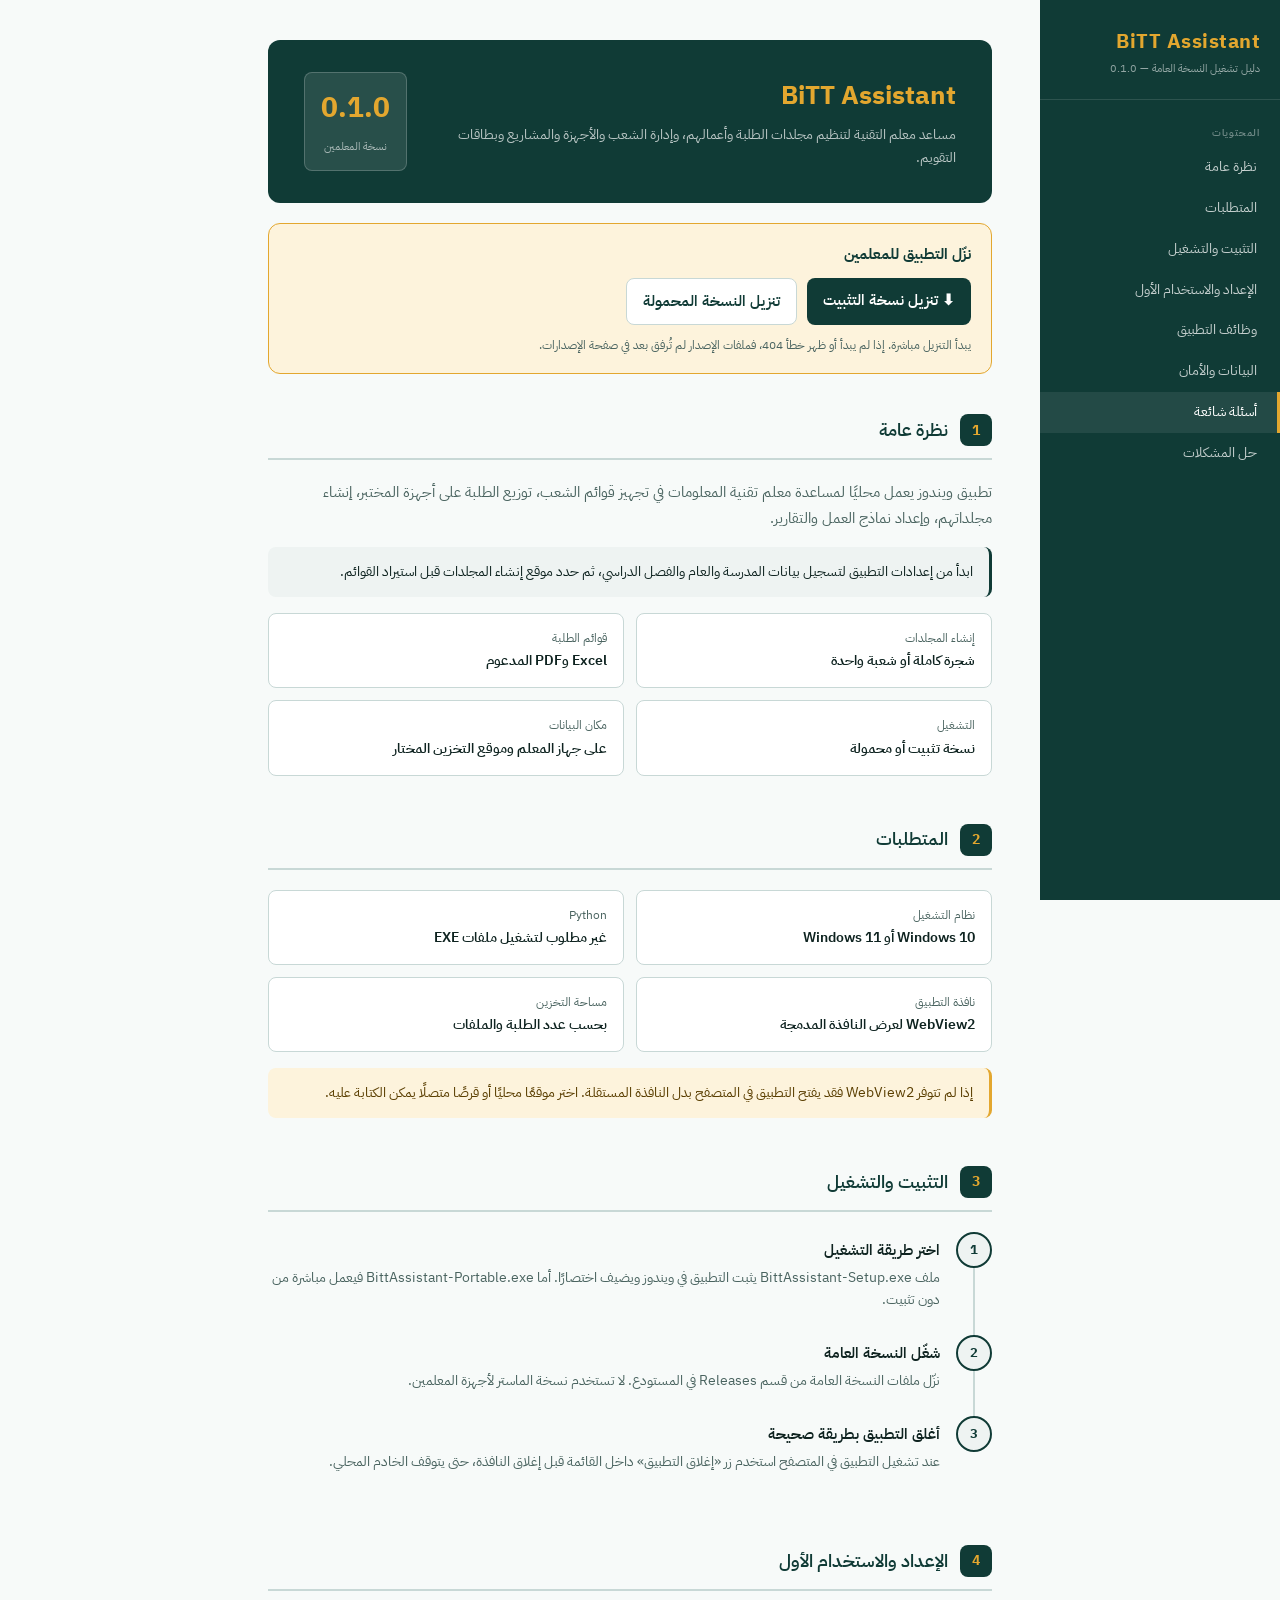
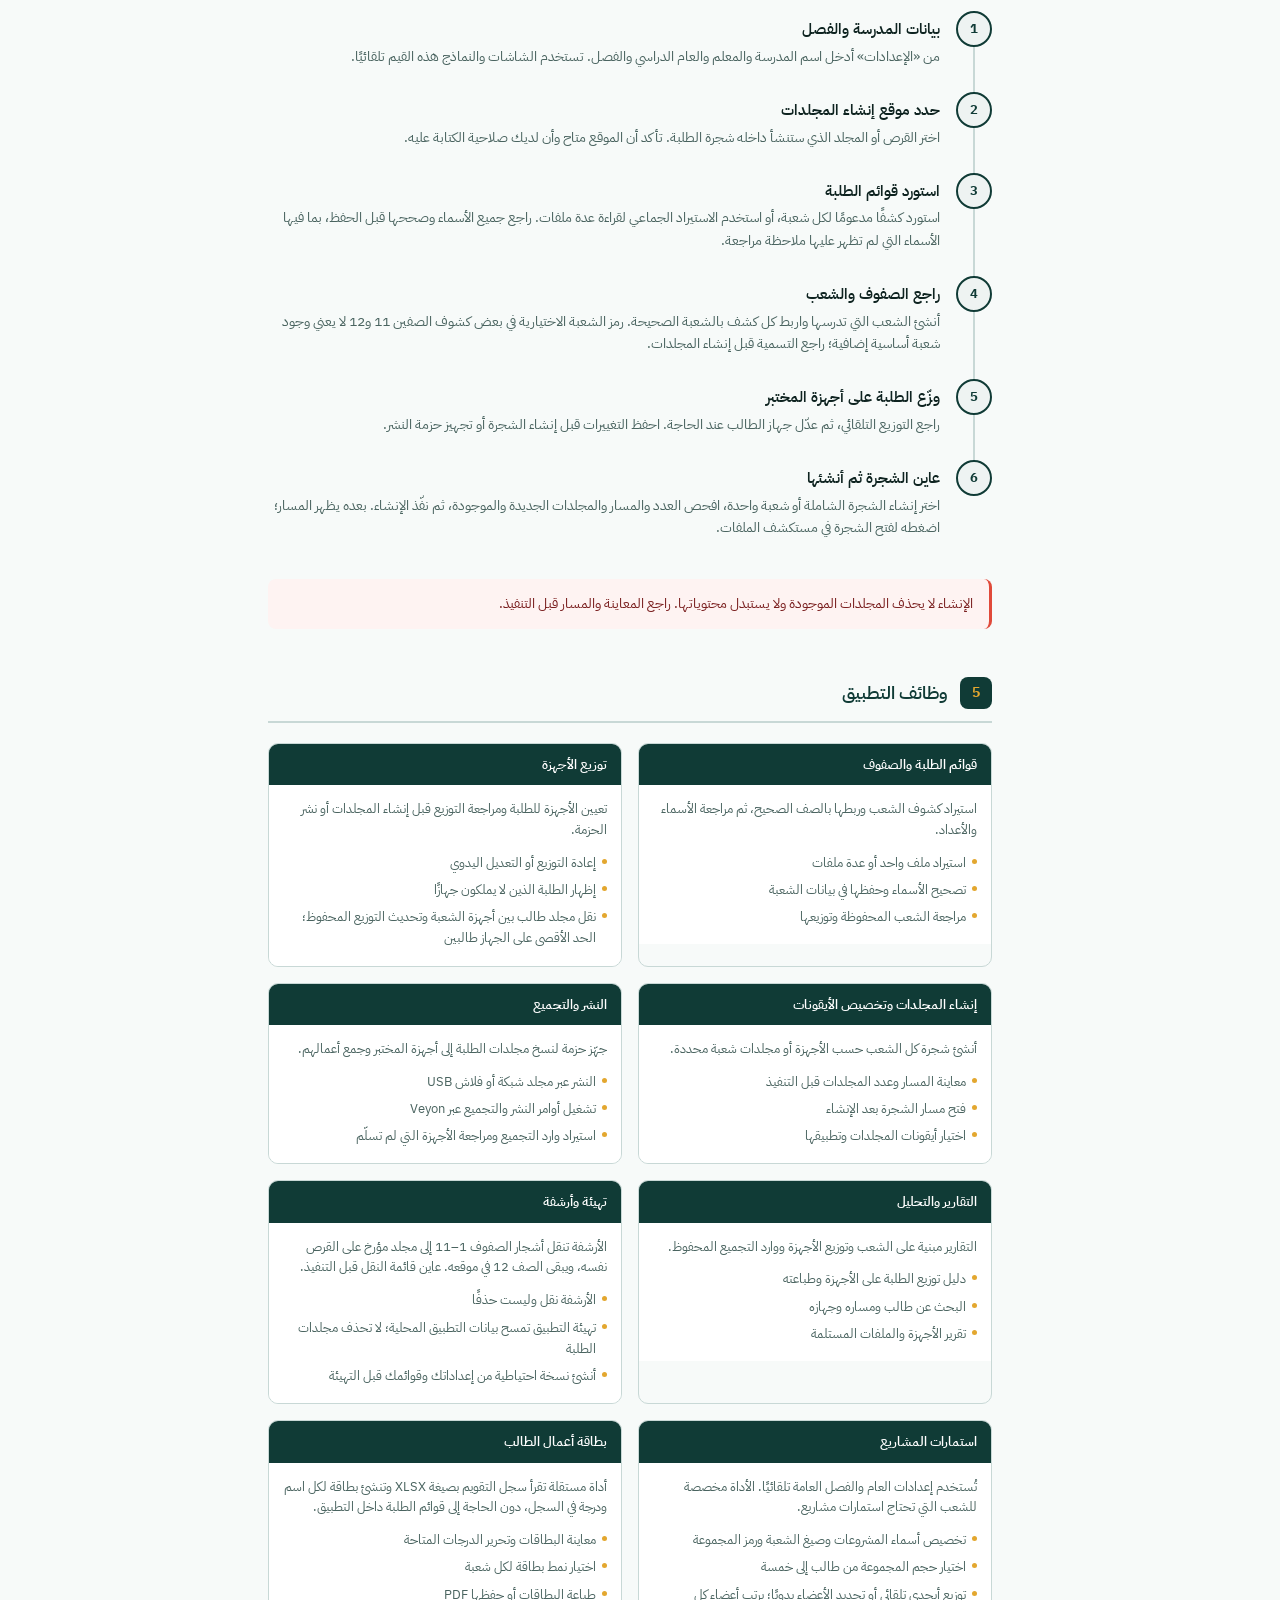
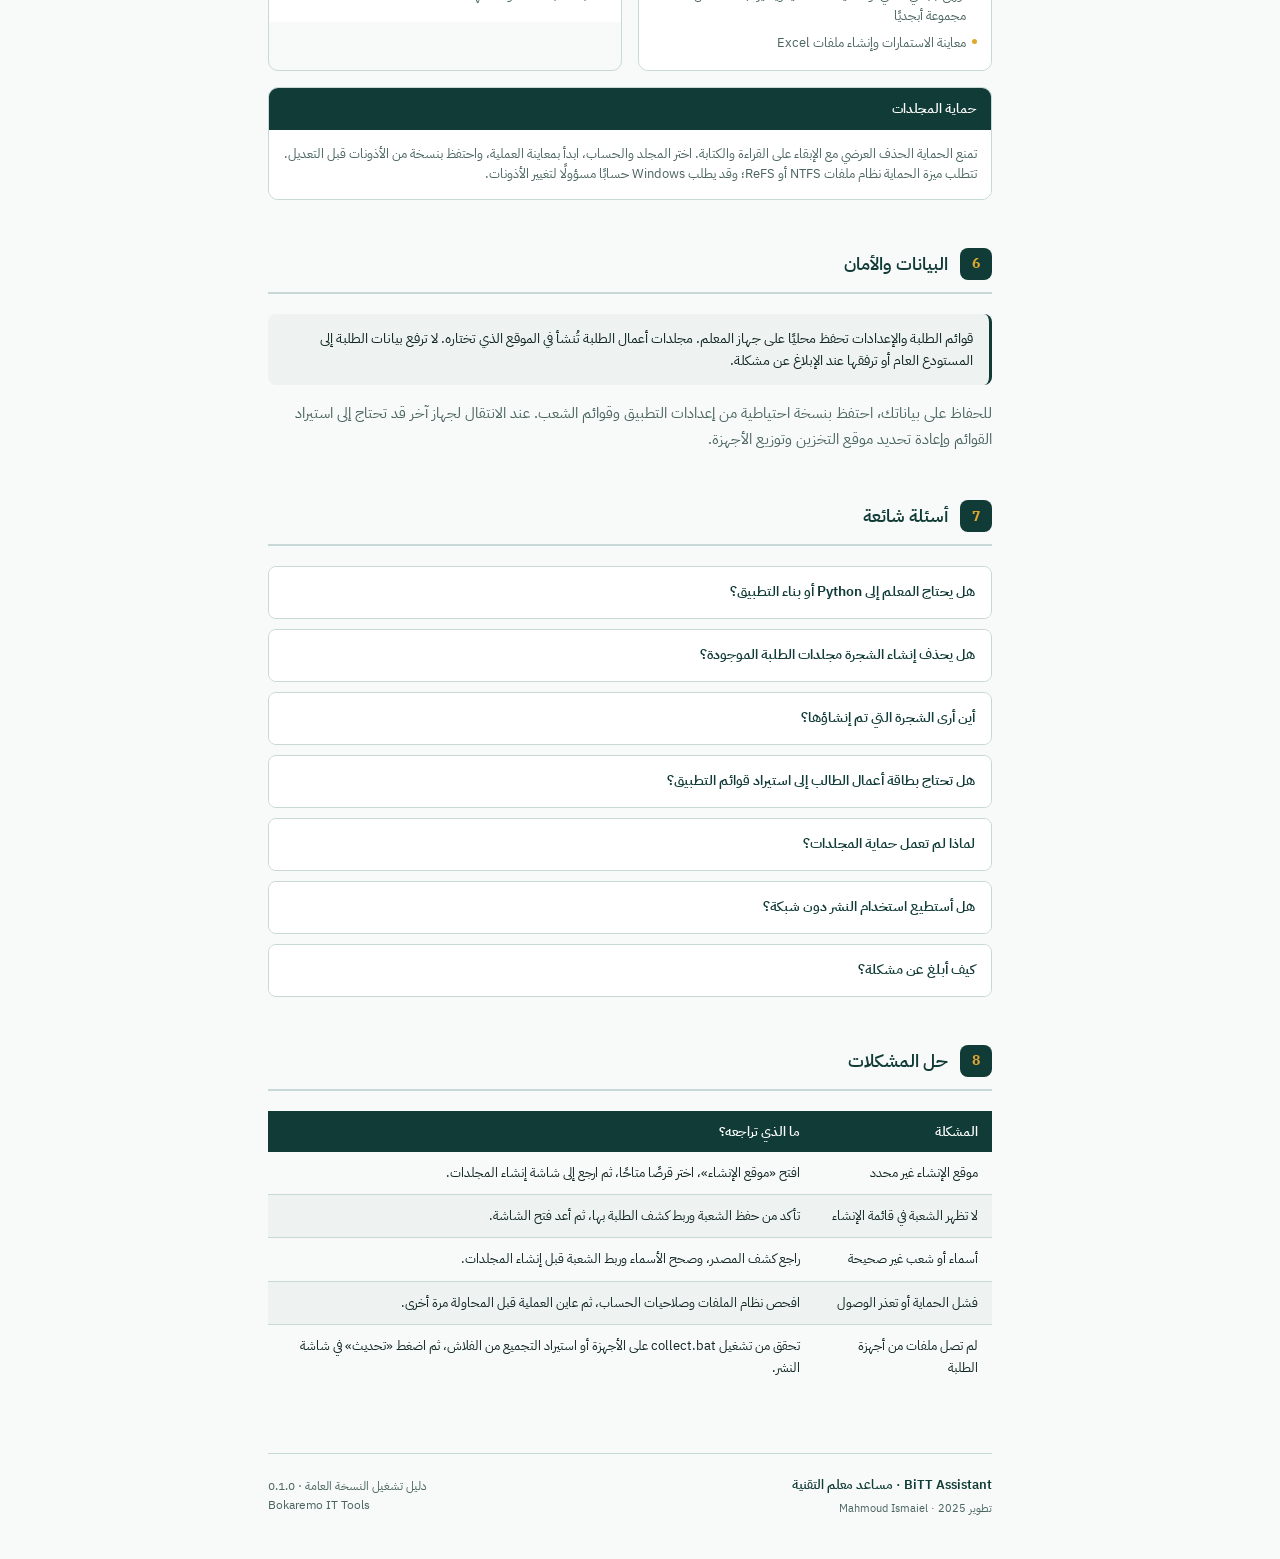
<file: guide.html>
<!DOCTYPE html>
<html lang="ar" dir="rtl">
<head>
<meta charset="UTF-8">
<meta name="viewport" content="width=device-width, initial-scale=1.0">
<title>دليل تشغيل BiTT Assistant</title>
<link rel="preconnect" href="https://fonts.googleapis.com">
<link href="https://fonts.googleapis.com/css2?family=IBM+Plex+Sans+Arabic:wght@300;400;500;600;700&display=swap" rel="stylesheet">
<style>
  :root {
    --green: #103B36;
    --gold: #E3A72F;
    --green-light: #1a5249;
    --green-muted: #5A7872;
    --green-bg: #EEF3F2;
    --gold-light: #FDF3DC;
    --white: #FFFFFF;
    --text: #0E2320;
    --text-muted: #4A6460;
    --border: #C8D8D6;
  }

  * { box-sizing: border-box; margin: 0; padding: 0; }

  body {
    font-family: 'IBM Plex Sans Arabic', sans-serif;
    background: #F7FAF9;
    color: var(--text);
    font-size: 15px;
    line-height: 1.7;
  }

  /* ── PRINT ── */
  @media print {
    .sidebar { display: none; }
    .main { margin: 0; padding: 20px; }
    .section { page-break-inside: avoid; }
    a { color: inherit; text-decoration: none; }
  }

  /* ── LAYOUT ── */
  .layout {
    display: grid;
    grid-template-columns: 240px 1fr;
    min-height: 100vh;
  }

  /* ── SIDEBAR ── */
  .sidebar {
    background: var(--green);
    color: var(--white);
    position: sticky;
    top: 0;
    height: 100vh;
    overflow-y: auto;
    padding: 0 0 32px;
  }

  .sidebar-brand {
    padding: 24px 20px 20px;
    border-bottom: 1px solid rgba(255,255,255,0.12);
    margin-bottom: 8px;
  }

  .brand-name {
    font-size: 20px;
    font-weight: 700;
    color: var(--gold);
    letter-spacing: 0.5px;
  }

  .brand-sub {
    font-size: 11px;
    color: rgba(255,255,255,0.55);
    margin-top: 2px;
  }

  .nav-section-label {
    font-size: 10px;
    font-weight: 600;
    color: rgba(255,255,255,0.4);
    text-transform: uppercase;
    letter-spacing: 0.8px;
    padding: 16px 20px 6px;
  }

  .nav-link {
    display: flex;
    align-items: center;
    gap: 10px;
    padding: 9px 20px;
    color: rgba(255,255,255,0.75);
    text-decoration: none;
    font-size: 13.5px;
    transition: background 0.15s, color 0.15s;
    border-right: 3px solid transparent;
  }

  .nav-link:hover, .nav-link.active {
    background: rgba(255,255,255,0.08);
    color: var(--white);
    border-right-color: var(--gold);
  }

  .nav-link svg { opacity: 0.7; flex-shrink: 0; }
  .nav-link:hover svg, .nav-link.active svg { opacity: 1; }

  /* ── MAIN ── */
  .main {
    padding: 40px 48px;
    max-width: 820px;
  }

  /* ── HERO ── */
  .hero {
    background: var(--green);
    border-radius: 12px;
    padding: 32px 36px;
    color: var(--white);
    margin-bottom: 40px;
    display: grid;
    grid-template-columns: 1fr auto;
    gap: 24px;
    align-items: center;
  }

  .hero-title {
    font-size: 26px;
    font-weight: 700;
    color: var(--gold);
    margin-bottom: 6px;
  }

  .hero-sub {
    font-size: 14px;
    color: rgba(255,255,255,0.7);
    line-height: 1.6;
  }

  .hero-badge {
    background: rgba(255,255,255,0.1);
    border: 1px solid rgba(255,255,255,0.2);
    border-radius: 8px;
    padding: 12px 16px;
    text-align: center;
    white-space: nowrap;
  }

  .hero-badge-num {
    font-size: 28px;
    font-weight: 700;
    color: var(--gold);
    display: block;
  }

  .hero-badge-label {
    font-size: 11px;
    color: rgba(255,255,255,0.6);
  }

  /* ── SECTION ── */
  .section {
    margin-bottom: 48px;
  }

  .section-header {
    display: flex;
    align-items: center;
    gap: 12px;
    margin-bottom: 20px;
    padding-bottom: 12px;
    border-bottom: 2px solid var(--border);
  }

  .section-num {
    width: 32px;
    height: 32px;
    border-radius: 8px;
    background: var(--green);
    color: var(--gold);
    font-size: 14px;
    font-weight: 700;
    display: flex;
    align-items: center;
    justify-content: center;
    flex-shrink: 0;
  }

  .section-title {
    font-size: 18px;
    font-weight: 600;
    color: var(--green);
  }

  /* ── STEPS ── */
  .steps {
    display: flex;
    flex-direction: column;
    gap: 0;
  }

  .step {
    display: grid;
    grid-template-columns: 36px 1fr;
    gap: 0 16px;
    position: relative;
  }

  .step:not(:last-child) .step-line::after {
    content: '';
    position: absolute;
    top: 36px;
    right: 17px;
    width: 2px;
    height: calc(100% - 12px);
    background: var(--border);
  }

  .step-dot {
    width: 36px;
    height: 36px;
    border-radius: 50%;
    background: var(--green-bg);
    border: 2px solid var(--green);
    display: flex;
    align-items: center;
    justify-content: center;
    font-size: 13px;
    font-weight: 700;
    color: var(--green);
    flex-shrink: 0;
    position: relative;
    z-index: 1;
  }

  .step-line {
    position: relative;
  }

  .step-body {
    padding: 6px 0 24px;
  }

  .step-title {
    font-weight: 600;
    font-size: 14.5px;
    color: var(--text);
    margin-bottom: 4px;
  }

  .step-desc {
    font-size: 13.5px;
    color: var(--text-muted);
    line-height: 1.65;
  }

  /* ── NOTE / WARNING / TIP ── */
  .callout {
    display: flex;
    gap: 12px;
    padding: 14px 16px;
    border-radius: 8px;
    margin: 16px 0;
    font-size: 13.5px;
    line-height: 1.6;
  }

  .callout-tip {
    background: var(--gold-light);
    border-right: 3px solid var(--gold);
    color: #5a3e00;
  }

  .callout-warn {
    background: #FEF3F2;
    border-right: 3px solid #E04A3A;
    color: #7a1f1f;
  }

  .callout-info {
    background: var(--green-bg);
    border-right: 3px solid var(--green);
    color: var(--text);
  }

  .callout svg { flex-shrink: 0; margin-top: 2px; }

  /* ── SCREENS ── */
  .screens-grid {
    display: grid;
    grid-template-columns: 1fr 1fr;
    gap: 16px;
  }

  .screen-card {
    border: 1px solid var(--border);
    border-radius: 10px;
    overflow: hidden;
  }

  .screen-header {
    background: var(--green);
    padding: 10px 14px;
    display: flex;
    align-items: center;
    gap: 8px;
  }

  .screen-header-title {
    color: var(--white);
    font-size: 12.5px;
    font-weight: 600;
  }

  .screen-header svg { color: var(--gold); flex-shrink: 0; }

  .screen-body {
    padding: 14px;
    background: var(--white);
  }

  .screen-body p {
    font-size: 13px;
    color: var(--text-muted);
    line-height: 1.6;
  }

  .screen-body ul {
    list-style: none;
    padding: 0;
    margin-top: 8px;
  }

  .screen-body ul li {
    font-size: 12.5px;
    color: var(--text-muted);
    padding: 3px 0;
    display: flex;
    align-items: flex-start;
    gap: 6px;
  }

  .screen-body ul li::before {
    content: '';
    width: 5px;
    height: 5px;
    border-radius: 50%;
    background: var(--gold);
    flex-shrink: 0;
    margin-top: 7px;
  }

  /* ── REQUIREMENTS TABLE ── */
  .req-grid {
    display: grid;
    grid-template-columns: 1fr 1fr;
    gap: 12px;
  }

  .req-item {
    background: var(--white);
    border: 1px solid var(--border);
    border-radius: 8px;
    padding: 14px 16px;
    display: flex;
    gap: 12px;
    align-items: flex-start;
  }

  .req-icon {
    width: 36px;
    height: 36px;
    border-radius: 8px;
    background: var(--green-bg);
    display: flex;
    align-items: center;
    justify-content: center;
    flex-shrink: 0;
  }

  .req-icon svg { color: var(--green); }

  .req-label {
    font-size: 12px;
    color: var(--text-muted);
    margin-bottom: 2px;
  }

  .req-value {
    font-size: 13.5px;
    font-weight: 600;
    color: var(--text);
  }

  /* ── FAQ ── */
  .faq-item {
    border: 1px solid var(--border);
    border-radius: 8px;
    margin-bottom: 10px;
    overflow: hidden;
  }

  .faq-q {
    padding: 14px 16px;
    background: var(--white);
    font-weight: 600;
    font-size: 13.5px;
    color: var(--green);
    cursor: pointer;
    display: flex;
    align-items: center;
    justify-content: space-between;
    gap: 12px;
  }

  .faq-q:hover { background: var(--green-bg); }

  .faq-a {
    padding: 12px 16px 14px;
    background: var(--green-bg);
    font-size: 13px;
    color: var(--text-muted);
    line-height: 1.65;
    display: none;
  }

  .faq-item.open .faq-a { display: block; }

  .faq-item.open .faq-arrow { transform: rotate(90deg); }

  .faq-arrow {
    color: var(--green-muted);
    transition: transform 0.2s;
    flex-shrink: 0;
  }

  /* ── ERRORS TABLE ── */
  .errors-table {
    width: 100%;
    border-collapse: collapse;
    font-size: 13px;
  }

  .errors-table th {
    background: var(--green);
    color: var(--white);
    padding: 10px 14px;
    text-align: right;
    font-weight: 600;
    font-size: 12.5px;
  }

  .errors-table td {
    padding: 10px 14px;
    border-bottom: 1px solid var(--border);
    vertical-align: top;
  }

  .errors-table tr:last-child td { border-bottom: none; }
  .errors-table tr:nth-child(even) td { background: var(--green-bg); }

  .err-code {
    font-family: monospace;
    font-size: 12px;
    color: #c0392b;
    background: #fef0ee;
    padding: 2px 6px;
    border-radius: 4px;
    white-space: nowrap;
  }

  /* ── FOOTER ── */
  .page-footer {
    margin-top: 64px;
    padding-top: 20px;
    border-top: 1px solid var(--border);
    display: flex;
    align-items: center;
    justify-content: space-between;
    gap: 16px;
  }

  .footer-brand {
    font-size: 13px;
    font-weight: 600;
    color: var(--green);
  }

  .footer-meta {
    font-size: 11.5px;
    color: var(--text-muted);
    text-align: left;
  }

  /* ── RESPONSIVE ── */
  @media (max-width: 860px) {
    .layout { grid-template-columns: 1fr; }
    .sidebar { position: static; height: auto; }
    .main { padding: 24px 20px; }
    .screens-grid { grid-template-columns: 1fr; }
    .req-grid { grid-template-columns: 1fr; }
    .hero { grid-template-columns: 1fr; }
  }
  .download-panel { margin: -20px 0 40px; padding: 18px 20px; background: var(--gold-light); border: 1px solid var(--gold); border-radius: 12px; }
  .download-title { font-weight: 700; margin-bottom: 10px; color: var(--green); }
  .download-actions { display: flex; flex-wrap: wrap; gap: 10px; }
  .download-link { display: inline-block; padding: 10px 16px; border-radius: 8px; background: var(--green); color: var(--white); text-decoration: none; font-weight: 600; }
  .download-link:hover { background: var(--green-light); }
  .download-link.secondary { background: var(--white); color: var(--green); border: 1px solid var(--border); }
  .download-note { margin-top: 10px; color: var(--text-muted); font-size: 12px; }
  @media (max-width: 860px) { .download-panel { margin-top: -20px; } }
</style>
</head>
<body>
<div class="layout">
  <aside class="sidebar">
    <div class="sidebar-brand">
      <div class="brand-name">BiTT Assistant</div>
      <div class="brand-sub">دليل تشغيل النسخة العامة — 0.1.0</div>
    </div>
    <div class="nav-section-label">المحتويات</div>
    <a class="nav-link active" href="#overview">نظرة عامة</a>
    <a class="nav-link" href="#requirements">المتطلبات</a>
    <a class="nav-link" href="#install">التثبيت والتشغيل</a>
    <a class="nav-link" href="#first-use">الإعداد والاستخدام الأول</a>
    <a class="nav-link" href="#screens">وظائف التطبيق</a>
    <a class="nav-link" href="#privacy">البيانات والأمان</a>
    <a class="nav-link" href="#faq">أسئلة شائعة</a>
    <a class="nav-link" href="#errors">حل المشكلات</a>
  </aside>
  <main class="main">
    <div class="hero">
      <div>
        <div class="hero-title">BiTT Assistant</div>
        <div class="hero-sub">مساعد معلم التقنية لتنظيم مجلدات الطلبة وأعمالهم، وإدارة الشعب والأجهزة والمشاريع وبطاقات التقويم.</div>
      </div>
      <div class="hero-badge"><span class="hero-badge-num">0.1.0</span><span class="hero-badge-label">نسخة المعلمين</span></div>
    </div>
    <div class="download-panel" aria-label="تنزيل التطبيق">
      <div class="download-title">نزّل التطبيق للمعلمين</div>
      <div class="download-actions">
        <a class="download-link" href="https://github.com/Bokaremo/BiTT-Assistant/releases/latest/download/BittAssistant-Setup.exe">⬇ تنزيل نسخة التثبيت</a>
        <a class="download-link secondary" href="https://github.com/Bokaremo/BiTT-Assistant/releases/latest/download/BittAssistant-Portable.exe">تنزيل النسخة المحمولة</a>
      </div>
      <div class="download-note">يبدأ التنزيل مباشرة. إذا لم يبدأ أو ظهر خطأ 404، فملفات الإصدار لم تُرفق بعد في صفحة الإصدارات.</div>
    </div>

    <section class="section" id="overview">
      <div class="section-header"><div class="section-num">1</div><h2 class="section-title">نظرة عامة</h2></div>
      <p style="color:var(--text-muted);margin-bottom:14px">تطبيق ويندوز يعمل محليًا لمساعدة معلم تقنية المعلومات في تجهيز قوائم الشعب، توزيع الطلبة على أجهزة المختبر، إنشاء مجلداتهم، وإعداد نماذج العمل والتقارير.</p>
      <div class="callout callout-info"><span>ابدأ من إعدادات التطبيق لتسجيل بيانات المدرسة والعام والفصل الدراسي، ثم حدد موقع إنشاء المجلدات قبل استيراد القوائم.</span></div>
      <div class="req-grid">
        <div class="req-item"><div><div class="req-label">إنشاء المجلدات</div><div class="req-value">شجرة كاملة أو شعبة واحدة</div></div></div>
        <div class="req-item"><div><div class="req-label">قوائم الطلبة</div><div class="req-value">Excel وPDF المدعوم</div></div></div>
        <div class="req-item"><div><div class="req-label">التشغيل</div><div class="req-value">نسخة تثبيت أو محمولة</div></div></div>
        <div class="req-item"><div><div class="req-label">مكان البيانات</div><div class="req-value">على جهاز المعلم وموقع التخزين المختار</div></div></div>
      </div>
    </section>

    <section class="section" id="requirements">
      <div class="section-header"><div class="section-num">2</div><h2 class="section-title">المتطلبات</h2></div>
      <div class="req-grid">
        <div class="req-item"><div><div class="req-label">نظام التشغيل</div><div class="req-value">Windows 10 أو Windows 11</div></div></div>
        <div class="req-item"><div><div class="req-label">Python</div><div class="req-value">غير مطلوب لتشغيل ملفات EXE</div></div></div>
        <div class="req-item"><div><div class="req-label">نافذة التطبيق</div><div class="req-value">WebView2 لعرض النافذة المدمجة</div></div></div>
        <div class="req-item"><div><div class="req-label">مساحة التخزين</div><div class="req-value">بحسب عدد الطلبة والملفات</div></div></div>
      </div>
      <div class="callout callout-tip"><span>إذا لم تتوفر WebView2 فقد يفتح التطبيق في المتصفح بدل النافذة المستقلة. اختر موقعًا محليًا أو قرصًا متصلًا يمكن الكتابة عليه.</span></div>
    </section>

    <section class="section" id="install">
      <div class="section-header"><div class="section-num">3</div><h2 class="section-title">التثبيت والتشغيل</h2></div>
      <div class="steps">
        <div class="step"><div class="step-line"><div class="step-dot">1</div></div><div class="step-body"><div class="step-title">اختر طريقة التشغيل</div><div class="step-desc">ملف BittAssistant-Setup.exe يثبت التطبيق في ويندوز ويضيف اختصارًا. أما BittAssistant-Portable.exe فيعمل مباشرة من دون تثبيت.</div></div></div>
        <div class="step"><div class="step-line"><div class="step-dot">2</div></div><div class="step-body"><div class="step-title">شغّل النسخة العامة</div><div class="step-desc">نزّل ملفات النسخة العامة من قسم Releases في المستودع. لا تستخدم نسخة الماستر لأجهزة المعلمين.</div></div></div>
        <div class="step"><div class="step-line"><div class="step-dot">3</div></div><div class="step-body"><div class="step-title">أغلق التطبيق بطريقة صحيحة</div><div class="step-desc">عند تشغيل التطبيق في المتصفح استخدم زر «إغلاق التطبيق» داخل القائمة قبل إغلاق النافذة، حتى يتوقف الخادم المحلي.</div></div></div>
      </div>
    </section>

    <section class="section" id="first-use">
      <div class="section-header"><div class="section-num">4</div><h2 class="section-title">الإعداد والاستخدام الأول</h2></div>
      <div class="steps">
        <div class="step"><div class="step-line"><div class="step-dot">1</div></div><div class="step-body"><div class="step-title">بيانات المدرسة والفصل</div><div class="step-desc">من «الإعدادات» أدخل اسم المدرسة والمعلم والعام الدراسي والفصل. تستخدم الشاشات والنماذج هذه القيم تلقائيًا.</div></div></div>
        <div class="step"><div class="step-line"><div class="step-dot">2</div></div><div class="step-body"><div class="step-title">حدد موقع إنشاء المجلدات</div><div class="step-desc">اختر القرص أو المجلد الذي ستنشأ داخله شجرة الطلبة. تأكد أن الموقع متاح وأن لديك صلاحية الكتابة عليه.</div></div></div>
        <div class="step"><div class="step-line"><div class="step-dot">3</div></div><div class="step-body"><div class="step-title">استورد قوائم الطلبة</div><div class="step-desc">استورد كشفًا مدعومًا لكل شعبة، أو استخدم الاستيراد الجماعي لقراءة عدة ملفات. راجع جميع الأسماء وصححها قبل الحفظ، بما فيها الأسماء التي لم تظهر عليها ملاحظة مراجعة.</div></div></div>
        <div class="step"><div class="step-line"><div class="step-dot">4</div></div><div class="step-body"><div class="step-title">راجع الصفوف والشعب</div><div class="step-desc">أنشئ الشعب التي تدرسها واربط كل كشف بالشعبة الصحيحة. رمز الشعبة الاختيارية في بعض كشوف الصفين 11 و12 لا يعني وجود شعبة أساسية إضافية؛ راجع التسمية قبل إنشاء المجلدات.</div></div></div>
        <div class="step"><div class="step-line"><div class="step-dot">5</div></div><div class="step-body"><div class="step-title">وزّع الطلبة على أجهزة المختبر</div><div class="step-desc">راجع التوزيع التلقائي، ثم عدّل جهاز الطالب عند الحاجة. احفظ التغييرات قبل إنشاء الشجرة أو تجهيز حزمة النشر.</div></div></div>
        <div class="step"><div class="step-line"><div class="step-dot">6</div></div><div class="step-body"><div class="step-title">عاين الشجرة ثم أنشئها</div><div class="step-desc">اختر إنشاء الشجرة الشاملة أو شعبة واحدة، افحص العدد والمسار والمجلدات الجديدة والموجودة، ثم نفّذ الإنشاء. بعده يظهر المسار؛ اضغطه لفتح الشجرة في مستكشف الملفات.</div></div></div>
      </div>
      <div class="callout callout-warn"><span>الإنشاء لا يحذف المجلدات الموجودة ولا يستبدل محتوياتها. راجع المعاينة والمسار قبل التنفيذ.</span></div>
    </section>

    <section class="section" id="screens">
      <div class="section-header"><div class="section-num">5</div><h2 class="section-title">وظائف التطبيق</h2></div>
      <div class="screens-grid">
        <div class="screen-card"><div class="screen-header"><span class="screen-header-title">قوائم الطلبة والصفوف</span></div><div class="screen-body"><p>استيراد كشوف الشعب وربطها بالصف الصحيح، ثم مراجعة الأسماء والأعداد.</p><ul><li>استيراد ملف واحد أو عدة ملفات</li><li>تصحيح الأسماء وحفظها في بيانات الشعبة</li><li>مراجعة الشعب المحفوظة وتوزيعها</li></ul></div></div>
        <div class="screen-card"><div class="screen-header"><span class="screen-header-title">توزيع الأجهزة</span></div><div class="screen-body"><p>تعيين الأجهزة للطلبة ومراجعة التوزيع قبل إنشاء المجلدات أو نشر الحزمة.</p><ul><li>إعادة التوزيع أو التعديل اليدوي</li><li>إظهار الطلبة الذين لا يملكون جهازًا</li><li>نقل مجلد طالب بين أجهزة الشعبة وتحديث التوزيع المحفوظ؛ الحد الأقصى على الجهاز طالبين</li></ul></div></div>
        <div class="screen-card"><div class="screen-header"><span class="screen-header-title">إنشاء المجلدات وتخصيص الأيقونات</span></div><div class="screen-body"><p>أنشئ شجرة كل الشعب حسب الأجهزة أو مجلدات شعبة محددة.</p><ul><li>معاينة المسار وعدد المجلدات قبل التنفيذ</li><li>فتح مسار الشجرة بعد الإنشاء</li><li>اختيار أيقونات المجلدات وتطبيقها</li></ul></div></div>
        <div class="screen-card"><div class="screen-header"><span class="screen-header-title">النشر والتجميع</span></div><div class="screen-body"><p>جهّز حزمة لنسخ مجلدات الطلبة إلى أجهزة المختبر وجمع أعمالهم.</p><ul><li>النشر عبر مجلد شبكة أو فلاش USB</li><li>تشغيل أوامر النشر والتجميع عبر Veyon</li><li>استيراد وارد التجميع ومراجعة الأجهزة التي لم تسلّم</li></ul></div></div>
        <div class="screen-card"><div class="screen-header"><span class="screen-header-title">التقارير والتحليل</span></div><div class="screen-body"><p>التقارير مبنية على الشعب وتوزيع الأجهزة ووارد التجميع المحفوظ.</p><ul><li>دليل توزيع الطلبة على الأجهزة وطباعته</li><li>البحث عن طالب ومساره وجهازه</li><li>تقرير الأجهزة والملفات المستلمة</li></ul></div></div>
        <div class="screen-card"><div class="screen-header"><span class="screen-header-title">تهيئة وأرشفة</span></div><div class="screen-body"><p>الأرشفة تنقل أشجار الصفوف 1–11 إلى مجلد مؤرخ على القرص نفسه، ويبقى الصف 12 في موقعه. عاين قائمة النقل قبل التنفيذ.</p><ul><li>الأرشفة نقل وليست حذفًا</li><li>تهيئة التطبيق تمسح بيانات التطبيق المحلية؛ لا تحذف مجلدات الطلبة</li><li>أنشئ نسخة احتياطية من إعداداتك وقوائمك قبل التهيئة</li></ul></div></div>
        <div class="screen-card"><div class="screen-header"><span class="screen-header-title">استمارات المشاريع</span></div><div class="screen-body"><p>تُستخدم إعدادات العام والفصل العامة تلقائيًا. الأداة مخصصة للشعب التي تحتاج استمارات مشاريع.</p><ul><li>تخصيص أسماء المشروعات وصيغ الشعبة ورمز المجموعة</li><li>اختيار حجم المجموعة من طالب إلى خمسة</li><li>توزيع أبجدي تلقائي أو تحديد الأعضاء يدويًا؛ يرتب أعضاء كل مجموعة أبجديًا</li><li>معاينة الاستمارات وإنشاء ملفات Excel</li></ul></div></div>
        <div class="screen-card"><div class="screen-header"><span class="screen-header-title">بطاقة أعمال الطالب</span></div><div class="screen-body"><p>أداة مستقلة تقرأ سجل التقويم بصيغة XLSX وتنشئ بطاقة لكل اسم ودرجة في السجل، دون الحاجة إلى قوائم الطلبة داخل التطبيق.</p><ul><li>معاينة البطاقات وتحرير الدرجات المتاحة</li><li>اختيار نمط بطاقة لكل شعبة</li><li>طباعة البطاقات أو حفظها PDF</li></ul></div></div>
        <div class="screen-card" style="grid-column:1/-1"><div class="screen-header"><span class="screen-header-title">حماية المجلدات</span></div><div class="screen-body"><p>تمنع الحماية الحذف العرضي مع الإبقاء على القراءة والكتابة. اختر المجلد والحساب، ابدأ بمعاينة العملية، واحتفظ بنسخة من الأذونات قبل التعديل. تتطلب ميزة الحماية نظام ملفات NTFS أو ReFS؛ وقد يطلب Windows حسابًا مسؤولًا لتغيير الأذونات.</p></div></div>
      </div>
    </section>

    <section class="section" id="privacy">
      <div class="section-header"><div class="section-num">6</div><h2 class="section-title">البيانات والأمان</h2></div>
      <div class="callout callout-info"><span>قوائم الطلبة والإعدادات تحفظ محليًا على جهاز المعلم. مجلدات أعمال الطلبة تُنشأ في الموقع الذي تختاره. لا ترفع بيانات الطلبة إلى المستودع العام أو ترفقها عند الإبلاغ عن مشكلة.</span></div>
      <p style="color:var(--text-muted);margin-top:12px">للحفاظ على بياناتك، احتفظ بنسخة احتياطية من إعدادات التطبيق وقوائم الشعب. عند الانتقال لجهاز آخر قد تحتاج إلى استيراد القوائم وإعادة تحديد موقع التخزين وتوزيع الأجهزة.</p>
    </section>

    <section class="section" id="faq">
      <div class="section-header"><div class="section-num">7</div><h2 class="section-title">أسئلة شائعة</h2></div>
      <div class="faq-item" onclick="this.classList.toggle('open')"><div class="faq-q">هل يحتاج المعلم إلى Python أو بناء التطبيق؟</div><div class="faq-a">لا. نزّل ملف التثبيت أو النسخة المحمولة من Releases وشغّله مباشرة. خطوات البناء للمطورين فقط.</div></div>
      <div class="faq-item" onclick="this.classList.toggle('open')"><div class="faq-q">هل يحذف إنشاء الشجرة مجلدات الطلبة الموجودة؟</div><div class="faq-a">لا. الإنشاء يضيف المجلدات الناقصة ولا يحذف أو يستبدل محتويات المجلد الموجود.</div></div>
      <div class="faq-item" onclick="this.classList.toggle('open')"><div class="faq-q">أين أرى الشجرة التي تم إنشاؤها؟</div><div class="faq-a">يظهر مسار الشجرة في شاشة الإنشاء بعد اكتمال العملية. اضغط المسار لفتحه في مستكشف الملفات.</div></div>
      <div class="faq-item" onclick="this.classList.toggle('open')"><div class="faq-q">هل تحتاج بطاقة أعمال الطالب إلى استيراد قوائم التطبيق؟</div><div class="faq-a">لا. تستورد الأداة سجل التقويم XLSX وتستخرج البطاقات من الأسماء والدرجات الموجودة فيه مباشرةً.</div></div>
      <div class="faq-item" onclick="this.classList.toggle('open')"><div class="faq-q">لماذا لم تعمل حماية المجلدات؟</div><div class="faq-a">تحقق من أن القرص NTFS أو ReFS وأن حساب Windows يملك صلاحية تعديل الأذونات. راجع معاينة الحماية وسجل نسخ الأذونات، واستخدم حسابًا مسؤولًا إذا طلب Windows ذلك.</div></div>
      <div class="faq-item" onclick="this.classList.toggle('open')"><div class="faq-q">هل أستطيع استخدام النشر دون شبكة؟</div><div class="faq-a">نعم. أنشئ حزمة USB من شاشة النشر والتجميع، وشغّل ملفات النشر والتجميع من الفلاش وفق التعليمات المعروضة داخل التطبيق.</div></div>
      <div class="faq-item" onclick="this.classList.toggle('open')"><div class="faq-q">كيف أبلغ عن مشكلة؟</div><div class="faq-a">استخدم «تواصل المطور» داخل التطبيق، واكتب الخطوات التي أدت للمشكلة وأرفق لقطة شاشة بعد إخفاء أسماء الطلبة أو أي معلومات شخصية غير لازمة. البريد: mahmoud.isma3el@gmail.com.</div></div>
    </section>

    <section class="section" id="errors">
      <div class="section-header"><div class="section-num">8</div><h2 class="section-title">حل المشكلات</h2></div>
      <table class="errors-table"><thead><tr><th>المشكلة</th><th>ما الذي تراجعه؟</th></tr></thead><tbody>
        <tr><td>موقع الإنشاء غير محدد</td><td>افتح «موقع الإنشاء»، اختر قرصًا متاحًا، ثم ارجع إلى شاشة إنشاء المجلدات.</td></tr>
        <tr><td>لا تظهر الشعبة في قائمة الإنشاء</td><td>تأكد من حفظ الشعبة وربط كشف الطلبة بها، ثم أعد فتح الشاشة.</td></tr>
        <tr><td>أسماء أو شعب غير صحيحة</td><td>راجع كشف المصدر، وصحح الأسماء وربط الشعبة قبل إنشاء المجلدات.</td></tr>
        <tr><td>فشل الحماية أو تعذر الوصول</td><td>افحص نظام الملفات وصلاحيات الحساب، ثم عاين العملية قبل المحاولة مرة أخرى.</td></tr>
        <tr><td>لم تصل ملفات من أجهزة الطلبة</td><td>تحقق من تشغيل collect.bat على الأجهزة أو استيراد التجميع من الفلاش، ثم اضغط «تحديث» في شاشة النشر.</td></tr>
      </tbody></table>
    </section>

    <footer class="page-footer">
      <div><div class="footer-brand">BiTT Assistant · مساعد معلم التقنية</div><div style="font-size:11px;color:var(--text-muted);margin-top:4px">تطوير Mahmoud Ismaiel · 2025</div></div>
      <div class="footer-meta">دليل تشغيل النسخة العامة · 0.1.0<br>Bokaremo IT Tools</div>
    </footer>
  </main>
</div>
<script>
  const sections=document.querySelectorAll('.section[id]');
  const navLinks=document.querySelectorAll('.nav-link');
  const observer=new IntersectionObserver((entries)=>{entries.forEach(entry=>{if(entry.isIntersecting){navLinks.forEach(l=>l.classList.remove('active'));const active=document.querySelector(`.nav-link[href="#${entry.target.id}"]`);if(active)active.classList.add('active');}});},{rootMargin:'-20% 0px -70% 0px'});
  sections.forEach(s=>observer.observe(s));
</script>
</body>
</html>
</file>
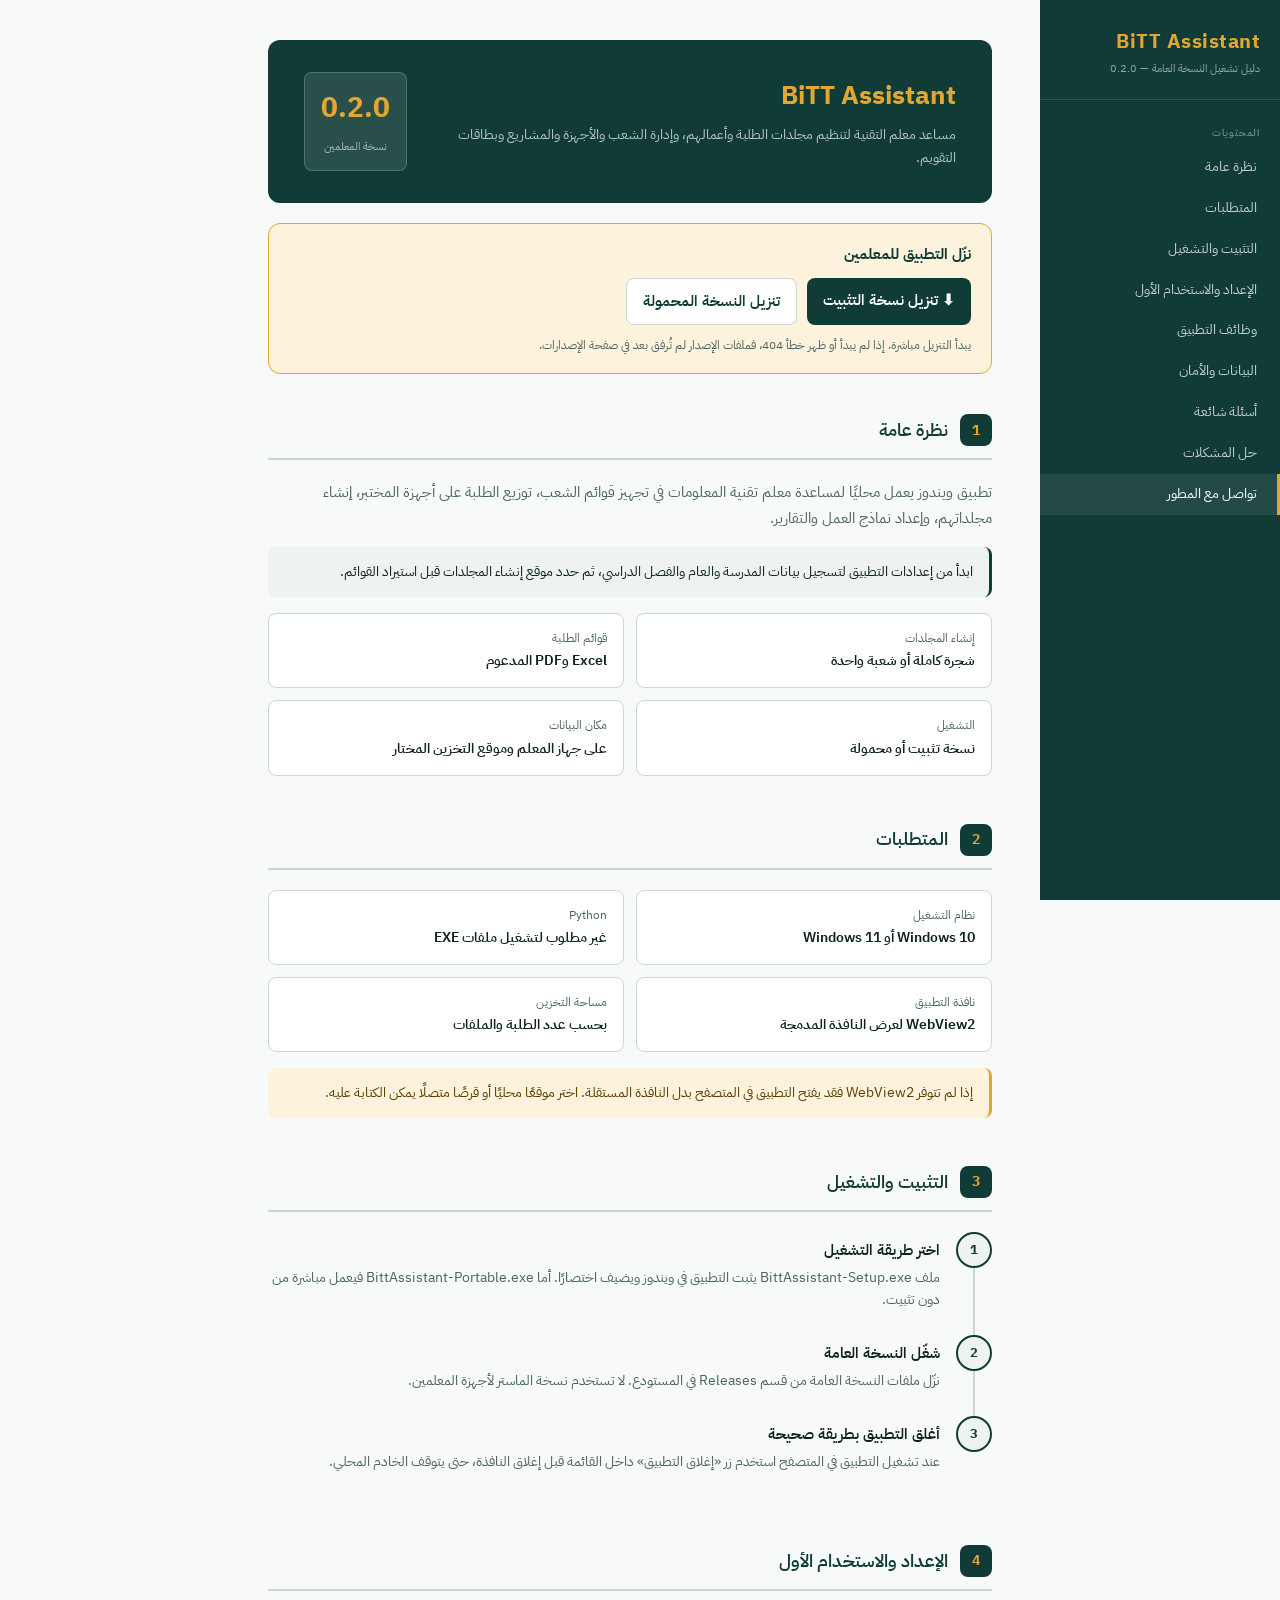
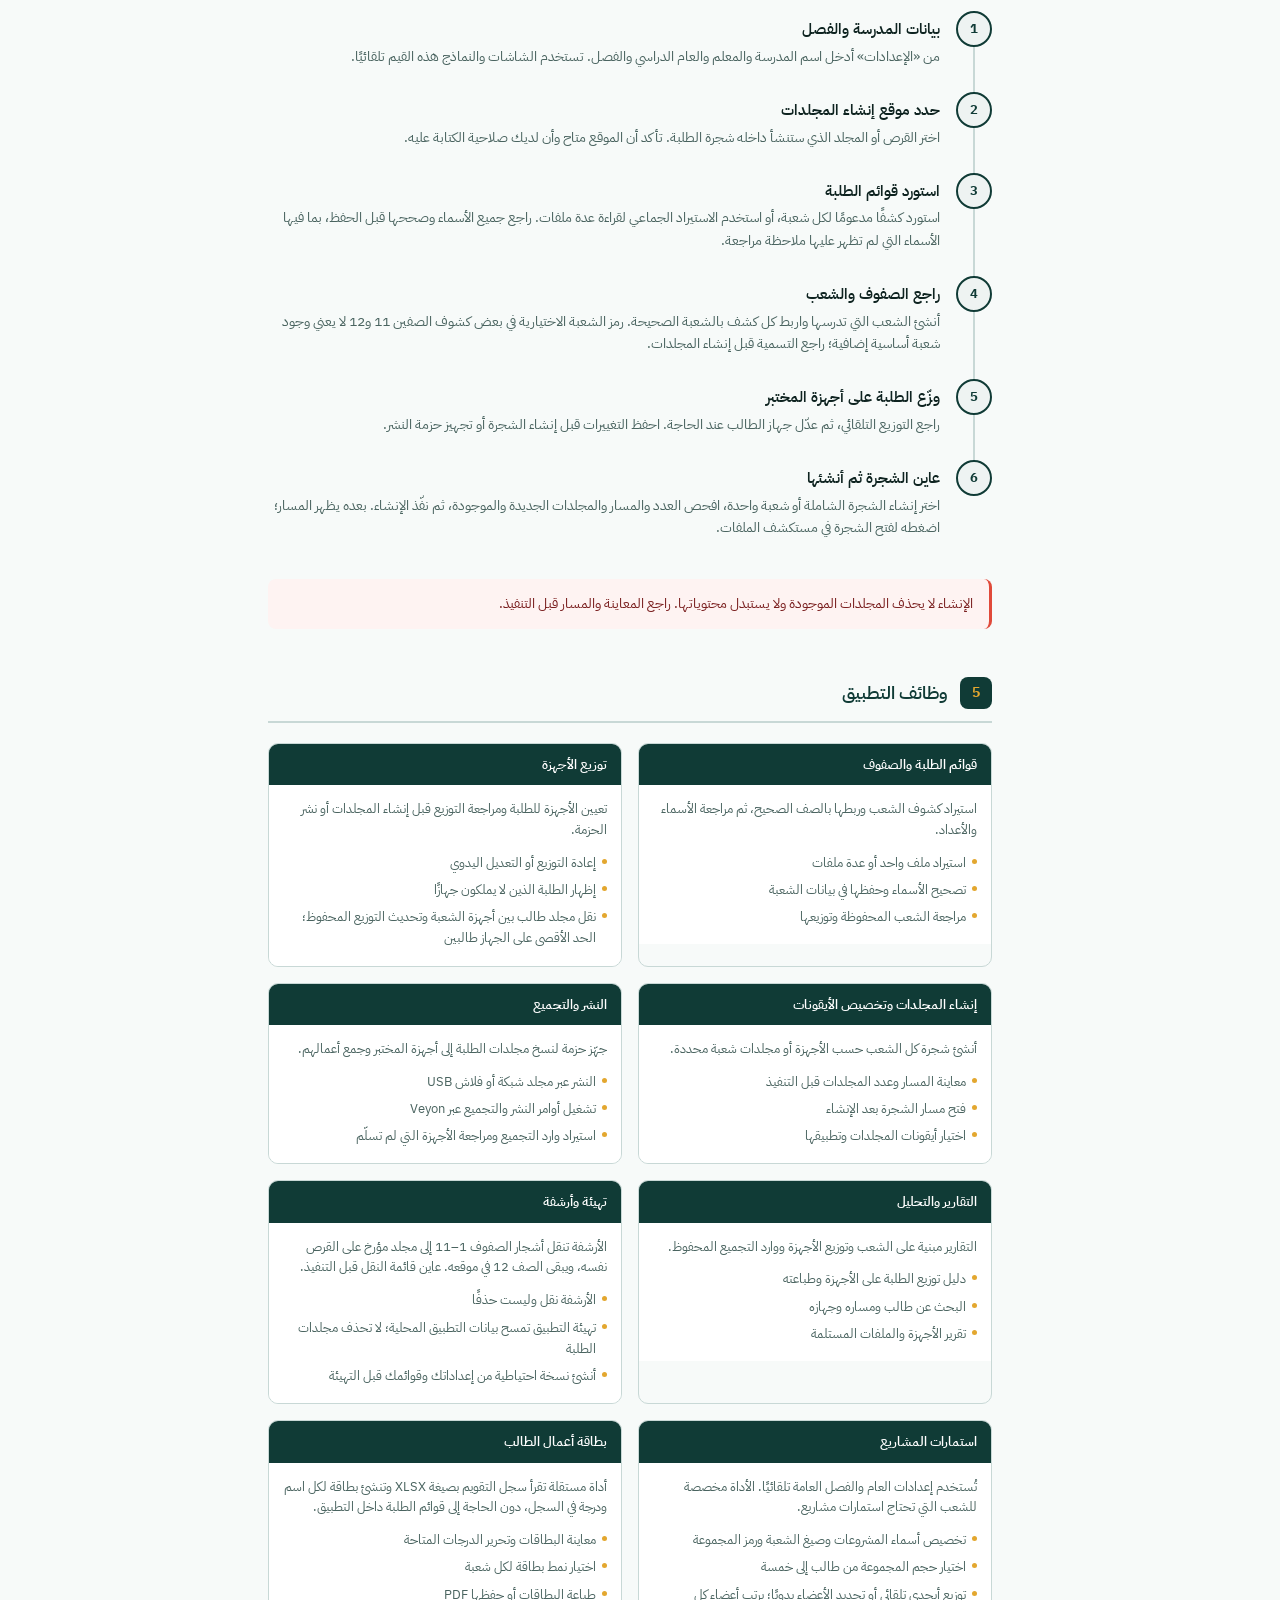
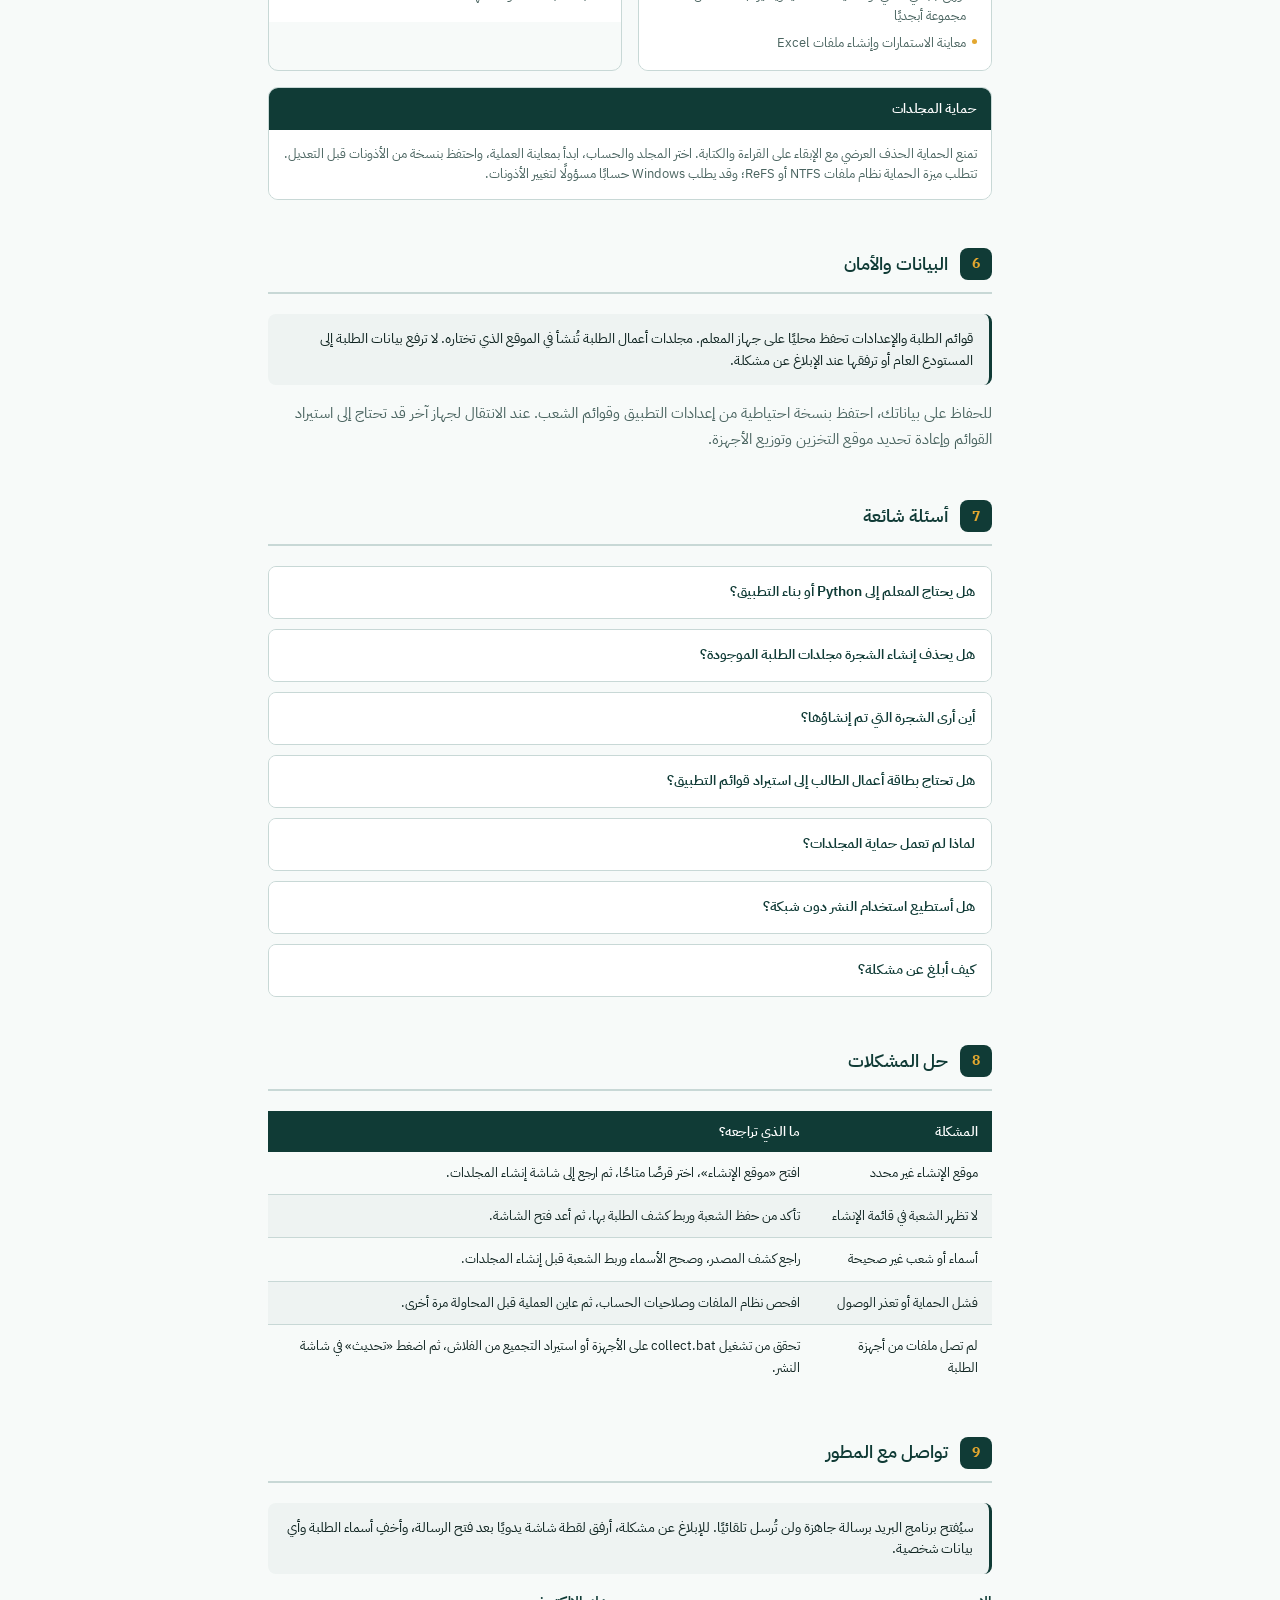
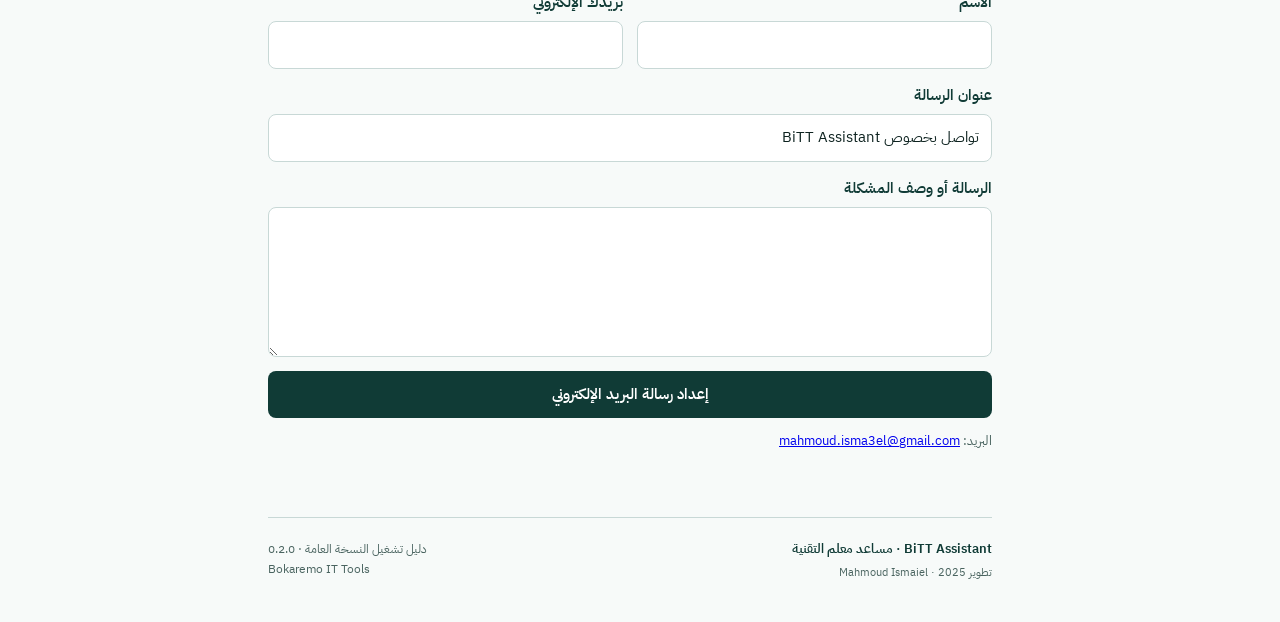
<file: assets/guide.html>
<!DOCTYPE html>
<html lang="ar" dir="rtl">
<head>
<meta charset="UTF-8">
<meta name="viewport" content="width=device-width, initial-scale=1.0">
<title>دليل تشغيل BiTT Assistant</title>
<link rel="preconnect" href="https://fonts.googleapis.com">
<link href="https://fonts.googleapis.com/css2?family=IBM+Plex+Sans+Arabic:wght@300;400;500;600;700&display=swap" rel="stylesheet">
<style>
  :root {
    --green: #103B36;
    --gold: #E3A72F;
    --green-light: #1a5249;
    --green-muted: #5A7872;
    --green-bg: #EEF3F2;
    --gold-light: #FDF3DC;
    --white: #FFFFFF;
    --text: #0E2320;
    --text-muted: #4A6460;
    --border: #C8D8D6;
  }

  * { box-sizing: border-box; margin: 0; padding: 0; }

  body {
    font-family: 'IBM Plex Sans Arabic', sans-serif;
    background: #F7FAF9;
    color: var(--text);
    font-size: 15px;
    line-height: 1.7;
  }

  /* ── PRINT ── */
  @media print {
    .sidebar { display: none; }
    .main { margin: 0; padding: 20px; }
    .section { page-break-inside: avoid; }
    a { color: inherit; text-decoration: none; }
  }

  /* ── LAYOUT ── */
  .layout {
    display: grid;
    grid-template-columns: 240px 1fr;
    min-height: 100vh;
  }

  /* ── SIDEBAR ── */
  .sidebar {
    background: var(--green);
    color: var(--white);
    position: sticky;
    top: 0;
    height: 100vh;
    overflow-y: auto;
    padding: 0 0 32px;
  }

  .sidebar-brand {
    padding: 24px 20px 20px;
    border-bottom: 1px solid rgba(255,255,255,0.12);
    margin-bottom: 8px;
  }

  .brand-name {
    font-size: 20px;
    font-weight: 700;
    color: var(--gold);
    letter-spacing: 0.5px;
  }

  .brand-sub {
    font-size: 11px;
    color: rgba(255,255,255,0.55);
    margin-top: 2px;
  }

  .nav-section-label {
    font-size: 10px;
    font-weight: 600;
    color: rgba(255,255,255,0.4);
    text-transform: uppercase;
    letter-spacing: 0.8px;
    padding: 16px 20px 6px;
  }

  .nav-link {
    display: flex;
    align-items: center;
    gap: 10px;
    padding: 9px 20px;
    color: rgba(255,255,255,0.75);
    text-decoration: none;
    font-size: 13.5px;
    transition: background 0.15s, color 0.15s;
    border-right: 3px solid transparent;
  }

  .nav-link:hover, .nav-link.active {
    background: rgba(255,255,255,0.08);
    color: var(--white);
    border-right-color: var(--gold);
  }

  .nav-link svg { opacity: 0.7; flex-shrink: 0; }
  .nav-link:hover svg, .nav-link.active svg { opacity: 1; }

  /* ── MAIN ── */
  .main {
    padding: 40px 48px;
    max-width: 820px;
  }

  /* ── HERO ── */
  .hero {
    background: var(--green);
    border-radius: 12px;
    padding: 32px 36px;
    color: var(--white);
    margin-bottom: 40px;
    display: grid;
    grid-template-columns: 1fr auto;
    gap: 24px;
    align-items: center;
  }

  .hero-title {
    font-size: 26px;
    font-weight: 700;
    color: var(--gold);
    margin-bottom: 6px;
  }

  .hero-sub {
    font-size: 14px;
    color: rgba(255,255,255,0.7);
    line-height: 1.6;
  }

  .hero-badge {
    background: rgba(255,255,255,0.1);
    border: 1px solid rgba(255,255,255,0.2);
    border-radius: 8px;
    padding: 12px 16px;
    text-align: center;
    white-space: nowrap;
  }

  .hero-badge-num {
    font-size: 28px;
    font-weight: 700;
    color: var(--gold);
    display: block;
  }

  .hero-badge-label {
    font-size: 11px;
    color: rgba(255,255,255,0.6);
  }

  /* ── SECTION ── */
  .section {
    margin-bottom: 48px;
  }

  .section-header {
    display: flex;
    align-items: center;
    gap: 12px;
    margin-bottom: 20px;
    padding-bottom: 12px;
    border-bottom: 2px solid var(--border);
  }

  .section-num {
    width: 32px;
    height: 32px;
    border-radius: 8px;
    background: var(--green);
    color: var(--gold);
    font-size: 14px;
    font-weight: 700;
    display: flex;
    align-items: center;
    justify-content: center;
    flex-shrink: 0;
  }

  .section-title {
    font-size: 18px;
    font-weight: 600;
    color: var(--green);
  }

  /* ── STEPS ── */
  .steps {
    display: flex;
    flex-direction: column;
    gap: 0;
  }

  .step {
    display: grid;
    grid-template-columns: 36px 1fr;
    gap: 0 16px;
    position: relative;
  }

  .step:not(:last-child) .step-line::after {
    content: '';
    position: absolute;
    top: 36px;
    right: 17px;
    width: 2px;
    height: calc(100% - 12px);
    background: var(--border);
  }

  .step-dot {
    width: 36px;
    height: 36px;
    border-radius: 50%;
    background: var(--green-bg);
    border: 2px solid var(--green);
    display: flex;
    align-items: center;
    justify-content: center;
    font-size: 13px;
    font-weight: 700;
    color: var(--green);
    flex-shrink: 0;
    position: relative;
    z-index: 1;
  }

  .step-line {
    position: relative;
  }

  .step-body {
    padding: 6px 0 24px;
  }

  .step-title {
    font-weight: 600;
    font-size: 14.5px;
    color: var(--text);
    margin-bottom: 4px;
  }

  .step-desc {
    font-size: 13.5px;
    color: var(--text-muted);
    line-height: 1.65;
  }

  /* ── NOTE / WARNING / TIP ── */
  .callout {
    display: flex;
    gap: 12px;
    padding: 14px 16px;
    border-radius: 8px;
    margin: 16px 0;
    font-size: 13.5px;
    line-height: 1.6;
  }

  .callout-tip {
    background: var(--gold-light);
    border-right: 3px solid var(--gold);
    color: #5a3e00;
  }

  .callout-warn {
    background: #FEF3F2;
    border-right: 3px solid #E04A3A;
    color: #7a1f1f;
  }

  .callout-info {
    background: var(--green-bg);
    border-right: 3px solid var(--green);
    color: var(--text);
  }

  .callout svg { flex-shrink: 0; margin-top: 2px; }

  /* ── SCREENS ── */
  .screens-grid {
    display: grid;
    grid-template-columns: 1fr 1fr;
    gap: 16px;
  }

  .screen-card {
    border: 1px solid var(--border);
    border-radius: 10px;
    overflow: hidden;
  }

  .screen-header {
    background: var(--green);
    padding: 10px 14px;
    display: flex;
    align-items: center;
    gap: 8px;
  }

  .screen-header-title {
    color: var(--white);
    font-size: 12.5px;
    font-weight: 600;
  }

  .screen-header svg { color: var(--gold); flex-shrink: 0; }

  .screen-body {
    padding: 14px;
    background: var(--white);
  }

  .screen-body p {
    font-size: 13px;
    color: var(--text-muted);
    line-height: 1.6;
  }

  .screen-body ul {
    list-style: none;
    padding: 0;
    margin-top: 8px;
  }

  .screen-body ul li {
    font-size: 12.5px;
    color: var(--text-muted);
    padding: 3px 0;
    display: flex;
    align-items: flex-start;
    gap: 6px;
  }

  .screen-body ul li::before {
    content: '';
    width: 5px;
    height: 5px;
    border-radius: 50%;
    background: var(--gold);
    flex-shrink: 0;
    margin-top: 7px;
  }

  /* ── REQUIREMENTS TABLE ── */
  .req-grid {
    display: grid;
    grid-template-columns: 1fr 1fr;
    gap: 12px;
  }

  .req-item {
    background: var(--white);
    border: 1px solid var(--border);
    border-radius: 8px;
    padding: 14px 16px;
    display: flex;
    gap: 12px;
    align-items: flex-start;
  }

  .req-icon {
    width: 36px;
    height: 36px;
    border-radius: 8px;
    background: var(--green-bg);
    display: flex;
    align-items: center;
    justify-content: center;
    flex-shrink: 0;
  }

  .req-icon svg { color: var(--green); }

  .req-label {
    font-size: 12px;
    color: var(--text-muted);
    margin-bottom: 2px;
  }

  .req-value {
    font-size: 13.5px;
    font-weight: 600;
    color: var(--text);
  }

  /* ── FAQ ── */
  .faq-item {
    border: 1px solid var(--border);
    border-radius: 8px;
    margin-bottom: 10px;
    overflow: hidden;
  }

  .faq-q {
    padding: 14px 16px;
    background: var(--white);
    font-weight: 600;
    font-size: 13.5px;
    color: var(--green);
    cursor: pointer;
    display: flex;
    align-items: center;
    justify-content: space-between;
    gap: 12px;
  }

  .faq-q:hover { background: var(--green-bg); }

  .faq-a {
    padding: 12px 16px 14px;
    background: var(--green-bg);
    font-size: 13px;
    color: var(--text-muted);
    line-height: 1.65;
    display: none;
  }

  .faq-item.open .faq-a { display: block; }

  .faq-item.open .faq-arrow { transform: rotate(90deg); }

  .faq-arrow {
    color: var(--green-muted);
    transition: transform 0.2s;
    flex-shrink: 0;
  }

  /* ── ERRORS TABLE ── */
  .errors-table {
    width: 100%;
    border-collapse: collapse;
    font-size: 13px;
  }

  .errors-table th {
    background: var(--green);
    color: var(--white);
    padding: 10px 14px;
    text-align: right;
    font-weight: 600;
    font-size: 12.5px;
  }

  .errors-table td {
    padding: 10px 14px;
    border-bottom: 1px solid var(--border);
    vertical-align: top;
  }

  .errors-table tr:last-child td { border-bottom: none; }
  .errors-table tr:nth-child(even) td { background: var(--green-bg); }

  .err-code {
    font-family: monospace;
    font-size: 12px;
    color: #c0392b;
    background: #fef0ee;
    padding: 2px 6px;
    border-radius: 4px;
    white-space: nowrap;
  }

  /* ── FOOTER ── */
  .page-footer {
    margin-top: 64px;
    padding-top: 20px;
    border-top: 1px solid var(--border);
    display: flex;
    align-items: center;
    justify-content: space-between;
    gap: 16px;
  }

  .footer-brand {
    font-size: 13px;
    font-weight: 600;
    color: var(--green);
  }

  .footer-meta {
    font-size: 11.5px;
    color: var(--text-muted);
    text-align: left;
  }

  /* ── RESPONSIVE ── */
  @media (max-width: 860px) {
    .layout { grid-template-columns: 1fr; }
    .sidebar { position: static; height: auto; }
    .main { padding: 24px 20px; }
    .screens-grid { grid-template-columns: 1fr; }
    .req-grid { grid-template-columns: 1fr; }
    .hero { grid-template-columns: 1fr; }
  }
  .download-panel { margin: -20px 0 40px; padding: 18px 20px; background: var(--gold-light); border: 1px solid var(--gold); border-radius: 12px; }
  .download-title { font-weight: 700; margin-bottom: 10px; color: var(--green); }
  .download-actions { display: flex; flex-wrap: wrap; gap: 10px; }
  .download-link { display: inline-block; padding: 10px 16px; border-radius: 8px; background: var(--green); color: var(--white); text-decoration: none; font-weight: 600; }
  .download-link:hover { background: var(--green-light); }
  .download-link.secondary { background: var(--white); color: var(--green); border: 1px solid var(--border); }
  .download-note { margin-top: 10px; color: var(--text-muted); font-size: 12px; }
  @media (max-width: 860px) { .download-panel { margin-top: -20px; } }
  .contact-form { display: grid; grid-template-columns: 1fr 1fr; gap: 14px; max-width: 760px; }
  .contact-field { display: flex; flex-direction: column; gap: 6px; }
  .contact-field.full { grid-column: 1 / -1; }
  .contact-field label { font-weight: 600; color: var(--green); }
  .contact-field input, .contact-field textarea { width: 100%; padding: 10px 12px; border: 1px solid var(--border); border-radius: 8px; font: inherit; background: var(--white); color: var(--text); }
  .contact-field input:focus, .contact-field textarea:focus { outline: 2px solid var(--gold); outline-offset: 1px; }
  .contact-submit { border: 0; border-radius: 8px; padding: 11px 18px; background: var(--green); color: var(--white); font: inherit; font-weight: 600; cursor: pointer; }
  .contact-submit:hover { background: var(--green-light); }
  .contact-email { margin-top: 12px; color: var(--text-muted); font-size: 13px; }
  @media (max-width: 860px) { .contact-form { grid-template-columns: 1fr; } .contact-field.full { grid-column: auto; } }
</style>
</head>
<body>
<div class="layout">
  <aside class="sidebar">
    <div class="sidebar-brand">
      <div class="brand-name">BiTT Assistant</div>
      <div class="brand-sub">دليل تشغيل النسخة العامة — 0.2.0</div>
    </div>
    <div class="nav-section-label">المحتويات</div>
    <a class="nav-link active" href="#overview">نظرة عامة</a>
    <a class="nav-link" href="#requirements">المتطلبات</a>
    <a class="nav-link" href="#install">التثبيت والتشغيل</a>
    <a class="nav-link" href="#first-use">الإعداد والاستخدام الأول</a>
    <a class="nav-link" href="#screens">وظائف التطبيق</a>
    <a class="nav-link" href="#privacy">البيانات والأمان</a>
    <a class="nav-link" href="#faq">أسئلة شائعة</a>
    <a class="nav-link" href="#errors">حل المشكلات</a>
    <a class="nav-link" href="#contact">تواصل مع المطور</a>
  </aside>
  <main class="main">
    <div class="hero">
      <div>
        <div class="hero-title">BiTT Assistant</div>
        <div class="hero-sub">مساعد معلم التقنية لتنظيم مجلدات الطلبة وأعمالهم، وإدارة الشعب والأجهزة والمشاريع وبطاقات التقويم.</div>
      </div>
      <div class="hero-badge"><span class="hero-badge-num">0.2.0</span><span class="hero-badge-label">نسخة المعلمين</span></div>
    </div>
    <div class="download-panel" aria-label="تنزيل التطبيق">
      <div class="download-title">نزّل التطبيق للمعلمين</div>
      <div class="download-actions">
        <a class="download-link" href="https://github.com/Bokaremo/BiTT-Assistant/releases/latest/download/BittAssistant-Setup.exe">⬇ تنزيل نسخة التثبيت</a>
        <a class="download-link secondary" href="https://github.com/Bokaremo/BiTT-Assistant/releases/latest/download/BittAssistant-Portable.exe">تنزيل النسخة المحمولة</a>
      </div>
      <div class="download-note">يبدأ التنزيل مباشرة. إذا لم يبدأ أو ظهر خطأ 404، فملفات الإصدار لم تُرفق بعد في صفحة الإصدارات.</div>
    </div>

    <section class="section" id="overview">
      <div class="section-header"><div class="section-num">1</div><h2 class="section-title">نظرة عامة</h2></div>
      <p style="color:var(--text-muted);margin-bottom:14px">تطبيق ويندوز يعمل محليًا لمساعدة معلم تقنية المعلومات في تجهيز قوائم الشعب، توزيع الطلبة على أجهزة المختبر، إنشاء مجلداتهم، وإعداد نماذج العمل والتقارير.</p>
      <div class="callout callout-info"><span>ابدأ من إعدادات التطبيق لتسجيل بيانات المدرسة والعام والفصل الدراسي، ثم حدد موقع إنشاء المجلدات قبل استيراد القوائم.</span></div>
      <div class="req-grid">
        <div class="req-item"><div><div class="req-label">إنشاء المجلدات</div><div class="req-value">شجرة كاملة أو شعبة واحدة</div></div></div>
        <div class="req-item"><div><div class="req-label">قوائم الطلبة</div><div class="req-value">Excel وPDF المدعوم</div></div></div>
        <div class="req-item"><div><div class="req-label">التشغيل</div><div class="req-value">نسخة تثبيت أو محمولة</div></div></div>
        <div class="req-item"><div><div class="req-label">مكان البيانات</div><div class="req-value">على جهاز المعلم وموقع التخزين المختار</div></div></div>
      </div>
    </section>

    <section class="section" id="requirements">
      <div class="section-header"><div class="section-num">2</div><h2 class="section-title">المتطلبات</h2></div>
      <div class="req-grid">
        <div class="req-item"><div><div class="req-label">نظام التشغيل</div><div class="req-value">Windows 10 أو Windows 11</div></div></div>
        <div class="req-item"><div><div class="req-label">Python</div><div class="req-value">غير مطلوب لتشغيل ملفات EXE</div></div></div>
        <div class="req-item"><div><div class="req-label">نافذة التطبيق</div><div class="req-value">WebView2 لعرض النافذة المدمجة</div></div></div>
        <div class="req-item"><div><div class="req-label">مساحة التخزين</div><div class="req-value">بحسب عدد الطلبة والملفات</div></div></div>
      </div>
      <div class="callout callout-tip"><span>إذا لم تتوفر WebView2 فقد يفتح التطبيق في المتصفح بدل النافذة المستقلة. اختر موقعًا محليًا أو قرصًا متصلًا يمكن الكتابة عليه.</span></div>
    </section>

    <section class="section" id="install">
      <div class="section-header"><div class="section-num">3</div><h2 class="section-title">التثبيت والتشغيل</h2></div>
      <div class="steps">
        <div class="step"><div class="step-line"><div class="step-dot">1</div></div><div class="step-body"><div class="step-title">اختر طريقة التشغيل</div><div class="step-desc">ملف BittAssistant-Setup.exe يثبت التطبيق في ويندوز ويضيف اختصارًا. أما BittAssistant-Portable.exe فيعمل مباشرة من دون تثبيت.</div></div></div>
        <div class="step"><div class="step-line"><div class="step-dot">2</div></div><div class="step-body"><div class="step-title">شغّل النسخة العامة</div><div class="step-desc">نزّل ملفات النسخة العامة من قسم Releases في المستودع. لا تستخدم نسخة الماستر لأجهزة المعلمين.</div></div></div>
        <div class="step"><div class="step-line"><div class="step-dot">3</div></div><div class="step-body"><div class="step-title">أغلق التطبيق بطريقة صحيحة</div><div class="step-desc">عند تشغيل التطبيق في المتصفح استخدم زر «إغلاق التطبيق» داخل القائمة قبل إغلاق النافذة، حتى يتوقف الخادم المحلي.</div></div></div>
      </div>
    </section>

    <section class="section" id="first-use">
      <div class="section-header"><div class="section-num">4</div><h2 class="section-title">الإعداد والاستخدام الأول</h2></div>
      <div class="steps">
        <div class="step"><div class="step-line"><div class="step-dot">1</div></div><div class="step-body"><div class="step-title">بيانات المدرسة والفصل</div><div class="step-desc">من «الإعدادات» أدخل اسم المدرسة والمعلم والعام الدراسي والفصل. تستخدم الشاشات والنماذج هذه القيم تلقائيًا.</div></div></div>
        <div class="step"><div class="step-line"><div class="step-dot">2</div></div><div class="step-body"><div class="step-title">حدد موقع إنشاء المجلدات</div><div class="step-desc">اختر القرص أو المجلد الذي ستنشأ داخله شجرة الطلبة. تأكد أن الموقع متاح وأن لديك صلاحية الكتابة عليه.</div></div></div>
        <div class="step"><div class="step-line"><div class="step-dot">3</div></div><div class="step-body"><div class="step-title">استورد قوائم الطلبة</div><div class="step-desc">استورد كشفًا مدعومًا لكل شعبة، أو استخدم الاستيراد الجماعي لقراءة عدة ملفات. راجع جميع الأسماء وصححها قبل الحفظ، بما فيها الأسماء التي لم تظهر عليها ملاحظة مراجعة.</div></div></div>
        <div class="step"><div class="step-line"><div class="step-dot">4</div></div><div class="step-body"><div class="step-title">راجع الصفوف والشعب</div><div class="step-desc">أنشئ الشعب التي تدرسها واربط كل كشف بالشعبة الصحيحة. رمز الشعبة الاختيارية في بعض كشوف الصفين 11 و12 لا يعني وجود شعبة أساسية إضافية؛ راجع التسمية قبل إنشاء المجلدات.</div></div></div>
        <div class="step"><div class="step-line"><div class="step-dot">5</div></div><div class="step-body"><div class="step-title">وزّع الطلبة على أجهزة المختبر</div><div class="step-desc">راجع التوزيع التلقائي، ثم عدّل جهاز الطالب عند الحاجة. احفظ التغييرات قبل إنشاء الشجرة أو تجهيز حزمة النشر.</div></div></div>
        <div class="step"><div class="step-line"><div class="step-dot">6</div></div><div class="step-body"><div class="step-title">عاين الشجرة ثم أنشئها</div><div class="step-desc">اختر إنشاء الشجرة الشاملة أو شعبة واحدة، افحص العدد والمسار والمجلدات الجديدة والموجودة، ثم نفّذ الإنشاء. بعده يظهر المسار؛ اضغطه لفتح الشجرة في مستكشف الملفات.</div></div></div>
      </div>
      <div class="callout callout-warn"><span>الإنشاء لا يحذف المجلدات الموجودة ولا يستبدل محتوياتها. راجع المعاينة والمسار قبل التنفيذ.</span></div>
    </section>

    <section class="section" id="screens">
      <div class="section-header"><div class="section-num">5</div><h2 class="section-title">وظائف التطبيق</h2></div>
      <div class="screens-grid">
        <div class="screen-card"><div class="screen-header"><span class="screen-header-title">قوائم الطلبة والصفوف</span></div><div class="screen-body"><p>استيراد كشوف الشعب وربطها بالصف الصحيح، ثم مراجعة الأسماء والأعداد.</p><ul><li>استيراد ملف واحد أو عدة ملفات</li><li>تصحيح الأسماء وحفظها في بيانات الشعبة</li><li>مراجعة الشعب المحفوظة وتوزيعها</li></ul></div></div>
        <div class="screen-card"><div class="screen-header"><span class="screen-header-title">توزيع الأجهزة</span></div><div class="screen-body"><p>تعيين الأجهزة للطلبة ومراجعة التوزيع قبل إنشاء المجلدات أو نشر الحزمة.</p><ul><li>إعادة التوزيع أو التعديل اليدوي</li><li>إظهار الطلبة الذين لا يملكون جهازًا</li><li>نقل مجلد طالب بين أجهزة الشعبة وتحديث التوزيع المحفوظ؛ الحد الأقصى على الجهاز طالبين</li></ul></div></div>
        <div class="screen-card"><div class="screen-header"><span class="screen-header-title">إنشاء المجلدات وتخصيص الأيقونات</span></div><div class="screen-body"><p>أنشئ شجرة كل الشعب حسب الأجهزة أو مجلدات شعبة محددة.</p><ul><li>معاينة المسار وعدد المجلدات قبل التنفيذ</li><li>فتح مسار الشجرة بعد الإنشاء</li><li>اختيار أيقونات المجلدات وتطبيقها</li></ul></div></div>
        <div class="screen-card"><div class="screen-header"><span class="screen-header-title">النشر والتجميع</span></div><div class="screen-body"><p>جهّز حزمة لنسخ مجلدات الطلبة إلى أجهزة المختبر وجمع أعمالهم.</p><ul><li>النشر عبر مجلد شبكة أو فلاش USB</li><li>تشغيل أوامر النشر والتجميع عبر Veyon</li><li>استيراد وارد التجميع ومراجعة الأجهزة التي لم تسلّم</li></ul></div></div>
        <div class="screen-card"><div class="screen-header"><span class="screen-header-title">التقارير والتحليل</span></div><div class="screen-body"><p>التقارير مبنية على الشعب وتوزيع الأجهزة ووارد التجميع المحفوظ.</p><ul><li>دليل توزيع الطلبة على الأجهزة وطباعته</li><li>البحث عن طالب ومساره وجهازه</li><li>تقرير الأجهزة والملفات المستلمة</li></ul></div></div>
        <div class="screen-card"><div class="screen-header"><span class="screen-header-title">تهيئة وأرشفة</span></div><div class="screen-body"><p>الأرشفة تنقل أشجار الصفوف 1–11 إلى مجلد مؤرخ على القرص نفسه، ويبقى الصف 12 في موقعه. عاين قائمة النقل قبل التنفيذ.</p><ul><li>الأرشفة نقل وليست حذفًا</li><li>تهيئة التطبيق تمسح بيانات التطبيق المحلية؛ لا تحذف مجلدات الطلبة</li><li>أنشئ نسخة احتياطية من إعداداتك وقوائمك قبل التهيئة</li></ul></div></div>
        <div class="screen-card"><div class="screen-header"><span class="screen-header-title">استمارات المشاريع</span></div><div class="screen-body"><p>تُستخدم إعدادات العام والفصل العامة تلقائيًا. الأداة مخصصة للشعب التي تحتاج استمارات مشاريع.</p><ul><li>تخصيص أسماء المشروعات وصيغ الشعبة ورمز المجموعة</li><li>اختيار حجم المجموعة من طالب إلى خمسة</li><li>توزيع أبجدي تلقائي أو تحديد الأعضاء يدويًا؛ يرتب أعضاء كل مجموعة أبجديًا</li><li>معاينة الاستمارات وإنشاء ملفات Excel</li></ul></div></div>
        <div class="screen-card"><div class="screen-header"><span class="screen-header-title">بطاقة أعمال الطالب</span></div><div class="screen-body"><p>أداة مستقلة تقرأ سجل التقويم بصيغة XLSX وتنشئ بطاقة لكل اسم ودرجة في السجل، دون الحاجة إلى قوائم الطلبة داخل التطبيق.</p><ul><li>معاينة البطاقات وتحرير الدرجات المتاحة</li><li>اختيار نمط بطاقة لكل شعبة</li><li>طباعة البطاقات أو حفظها PDF</li></ul></div></div>
        <div class="screen-card" style="grid-column:1/-1"><div class="screen-header"><span class="screen-header-title">حماية المجلدات</span></div><div class="screen-body"><p>تمنع الحماية الحذف العرضي مع الإبقاء على القراءة والكتابة. اختر المجلد والحساب، ابدأ بمعاينة العملية، واحتفظ بنسخة من الأذونات قبل التعديل. تتطلب ميزة الحماية نظام ملفات NTFS أو ReFS؛ وقد يطلب Windows حسابًا مسؤولًا لتغيير الأذونات.</p></div></div>
      </div>
    </section>

    <section class="section" id="privacy">
      <div class="section-header"><div class="section-num">6</div><h2 class="section-title">البيانات والأمان</h2></div>
      <div class="callout callout-info"><span>قوائم الطلبة والإعدادات تحفظ محليًا على جهاز المعلم. مجلدات أعمال الطلبة تُنشأ في الموقع الذي تختاره. لا ترفع بيانات الطلبة إلى المستودع العام أو ترفقها عند الإبلاغ عن مشكلة.</span></div>
      <p style="color:var(--text-muted);margin-top:12px">للحفاظ على بياناتك، احتفظ بنسخة احتياطية من إعدادات التطبيق وقوائم الشعب. عند الانتقال لجهاز آخر قد تحتاج إلى استيراد القوائم وإعادة تحديد موقع التخزين وتوزيع الأجهزة.</p>
    </section>

    <section class="section" id="faq">
      <div class="section-header"><div class="section-num">7</div><h2 class="section-title">أسئلة شائعة</h2></div>
      <div class="faq-item" onclick="this.classList.toggle('open')"><div class="faq-q">هل يحتاج المعلم إلى Python أو بناء التطبيق؟</div><div class="faq-a">لا. نزّل ملف التثبيت أو النسخة المحمولة من Releases وشغّله مباشرة. خطوات البناء للمطورين فقط.</div></div>
      <div class="faq-item" onclick="this.classList.toggle('open')"><div class="faq-q">هل يحذف إنشاء الشجرة مجلدات الطلبة الموجودة؟</div><div class="faq-a">لا. الإنشاء يضيف المجلدات الناقصة ولا يحذف أو يستبدل محتويات المجلد الموجود.</div></div>
      <div class="faq-item" onclick="this.classList.toggle('open')"><div class="faq-q">أين أرى الشجرة التي تم إنشاؤها؟</div><div class="faq-a">يظهر مسار الشجرة في شاشة الإنشاء بعد اكتمال العملية. اضغط المسار لفتحه في مستكشف الملفات.</div></div>
      <div class="faq-item" onclick="this.classList.toggle('open')"><div class="faq-q">هل تحتاج بطاقة أعمال الطالب إلى استيراد قوائم التطبيق؟</div><div class="faq-a">لا. تستورد الأداة سجل التقويم XLSX وتستخرج البطاقات من الأسماء والدرجات الموجودة فيه مباشرةً.</div></div>
      <div class="faq-item" onclick="this.classList.toggle('open')"><div class="faq-q">لماذا لم تعمل حماية المجلدات؟</div><div class="faq-a">تحقق من أن القرص NTFS أو ReFS وأن حساب Windows يملك صلاحية تعديل الأذونات. راجع معاينة الحماية وسجل نسخ الأذونات، واستخدم حسابًا مسؤولًا إذا طلب Windows ذلك.</div></div>
      <div class="faq-item" onclick="this.classList.toggle('open')"><div class="faq-q">هل أستطيع استخدام النشر دون شبكة؟</div><div class="faq-a">نعم. أنشئ حزمة USB من شاشة النشر والتجميع، وشغّل ملفات النشر والتجميع من الفلاش وفق التعليمات المعروضة داخل التطبيق.</div></div>
      <div class="faq-item" onclick="this.classList.toggle('open')"><div class="faq-q">كيف أبلغ عن مشكلة؟</div><div class="faq-a">استخدم «تواصل المطور» داخل التطبيق، واكتب الخطوات التي أدت للمشكلة وأرفق لقطة شاشة بعد إخفاء أسماء الطلبة أو أي معلومات شخصية غير لازمة. البريد: mahmoud.isma3el@gmail.com.</div></div>
    </section>

    <section class="section" id="errors">
      <div class="section-header"><div class="section-num">8</div><h2 class="section-title">حل المشكلات</h2></div>
      <table class="errors-table"><thead><tr><th>المشكلة</th><th>ما الذي تراجعه؟</th></tr></thead><tbody>
        <tr><td>موقع الإنشاء غير محدد</td><td>افتح «موقع الإنشاء»، اختر قرصًا متاحًا، ثم ارجع إلى شاشة إنشاء المجلدات.</td></tr>
        <tr><td>لا تظهر الشعبة في قائمة الإنشاء</td><td>تأكد من حفظ الشعبة وربط كشف الطلبة بها، ثم أعد فتح الشاشة.</td></tr>
        <tr><td>أسماء أو شعب غير صحيحة</td><td>راجع كشف المصدر، وصحح الأسماء وربط الشعبة قبل إنشاء المجلدات.</td></tr>
        <tr><td>فشل الحماية أو تعذر الوصول</td><td>افحص نظام الملفات وصلاحيات الحساب، ثم عاين العملية قبل المحاولة مرة أخرى.</td></tr>
        <tr><td>لم تصل ملفات من أجهزة الطلبة</td><td>تحقق من تشغيل collect.bat على الأجهزة أو استيراد التجميع من الفلاش، ثم اضغط «تحديث» في شاشة النشر.</td></tr>
      </tbody></table>
    </section>

    <section class="section" id="contact">
      <div class="section-header"><div class="section-num">9</div><h2 class="section-title">تواصل مع المطور</h2></div>
      <div class="callout callout-info"><span>سيُفتح برنامج البريد برسالة جاهزة ولن تُرسل تلقائيًا. للإبلاغ عن مشكلة، أرفق لقطة شاشة يدويًا بعد فتح الرسالة، وأخفِ أسماء الطلبة وأي بيانات شخصية.</span></div>
      <form class="contact-form" id="guide-contact-form">
        <div class="contact-field"><label for="contact-name">الاسم</label><input id="contact-name" name="name" autocomplete="name" required></div>
        <div class="contact-field"><label for="contact-email">بريدك الإلكتروني</label><input id="contact-email" name="email" type="email" autocomplete="email" required></div>
        <div class="contact-field full"><label for="contact-subject">عنوان الرسالة</label><input id="contact-subject" name="subject" value="تواصل بخصوص BiTT Assistant" required></div>
        <div class="contact-field full"><label for="contact-message">الرسالة أو وصف المشكلة</label><textarea id="contact-message" name="message" rows="5" required></textarea></div>
        <div class="contact-field full"><button class="contact-submit" type="submit">إعداد رسالة البريد الإلكتروني</button></div>
      </form>
      <p class="contact-email">البريد: <a href="mailto:mahmoud.isma3el@gmail.com">mahmoud.isma3el@gmail.com</a></p>
    </section>
    <footer class="page-footer">
      <div><div class="footer-brand">BiTT Assistant · مساعد معلم التقنية</div><div style="font-size:11px;color:var(--text-muted);margin-top:4px">تطوير Mahmoud Ismaiel · 2025</div></div>
      <div class="footer-meta">دليل تشغيل النسخة العامة · 0.2.0<br>Bokaremo IT Tools</div>
    </footer>
  </main>
</div>
<script>
  const sections=document.querySelectorAll('.section[id]');
  const navLinks=document.querySelectorAll('.nav-link');
  const observer=new IntersectionObserver((entries)=>{entries.forEach(entry=>{if(entry.isIntersecting){navLinks.forEach(l=>l.classList.remove('active'));const active=document.querySelector(`.nav-link[href="#${entry.target.id}"]`);if(active)active.classList.add('active');}});},{rootMargin:'-20% 0px -70% 0px'});
  sections.forEach(s=>observer.observe(s));
  const contactForm=document.getElementById('guide-contact-form');
  if(contactForm){contactForm.addEventListener('submit',(event)=>{event.preventDefault();if(!contactForm.reportValidity())return;const form=new FormData(contactForm);const body=[`الاسم: ${form.get('name')}`,`البريد: ${form.get('email')}`,'',String(form.get('message')||'').trim(),'','للإبلاغ عن مشكلة: أرفق لقطة شاشة يدويًا بعد فتح هذه الرسالة.'].join('\n');const subject=encodeURIComponent(String(form.get('subject')||'تواصل بخصوص BiTT Assistant'));window.location.href=`mailto:mahmoud.isma3el@gmail.com?subject=${subject}&body=${encodeURIComponent(body)}`;});}
</script>
</body>
</html>
</file>
